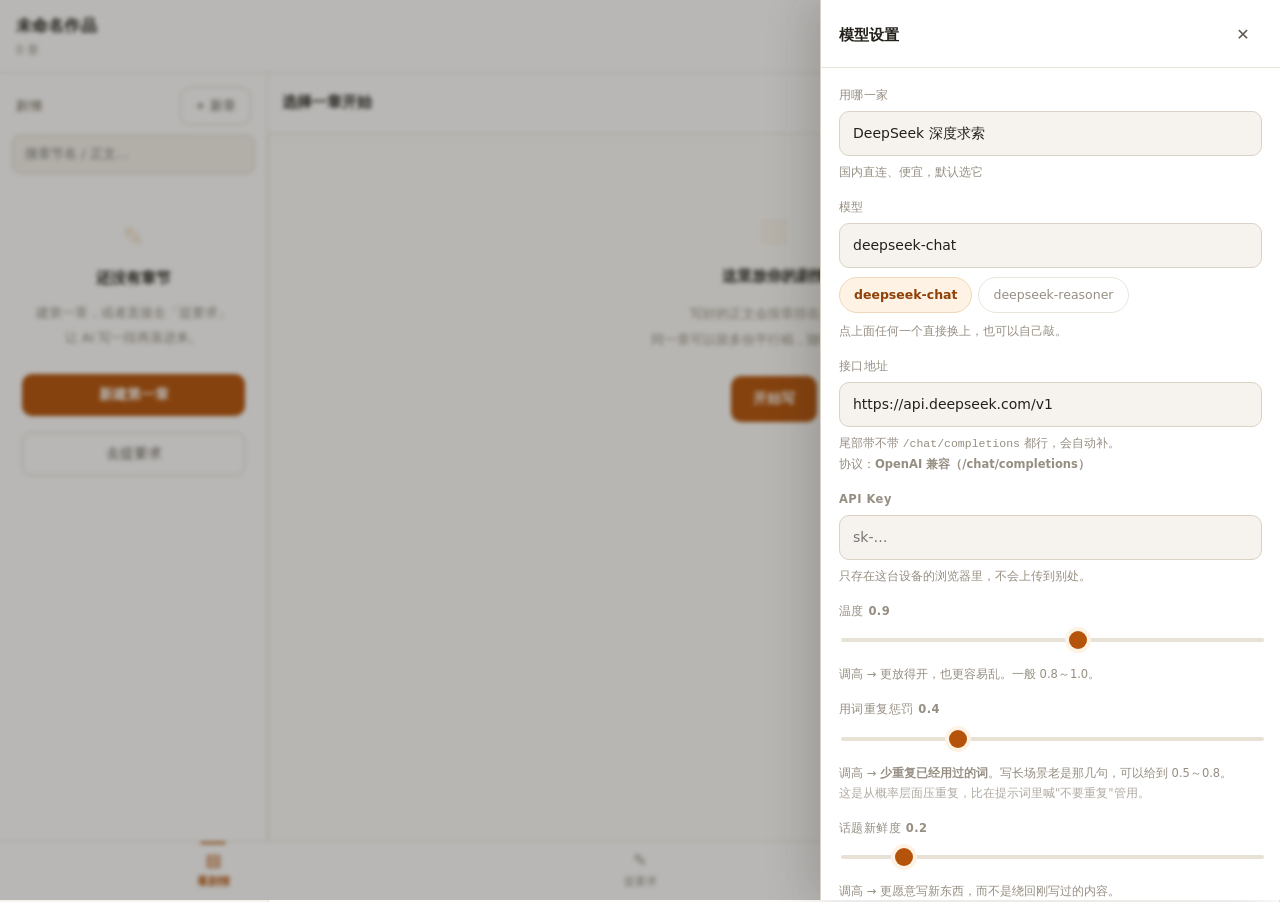
<file: index.html>
<!-- 临文录 · 由 build.js 生成，请勿直接编辑；改 src/ 后重新构建 · build 2026-10-16 08:45 -->
<!DOCTYPE html>
<html lang="zh-CN">
<head>
<meta charset="UTF-8">
<meta name="viewport" content="width=device-width, initial-scale=1, viewport-fit=cover">
<meta name="theme-color" content="#f6f3ee">
<meta name="description" content="临文录 · 一个纯前端的极简小说创作台：看剧情、提要求、管设定。">
<title>临文录</title>
<link rel="icon" href="data:image/svg+xml,%3Csvg xmlns='http://www.w3.org/2000/svg' viewBox='0 0 32 32'%3E%3Crect width='32' height='32' rx='7' fill='%23f6f3ee'/%3E%3Ctext x='16' y='23' font-size='20' text-anchor='middle' fill='%23b45309' font-family='Songti SC,serif'%3E%E6%96%87%3C/text%3E%3C/svg%3E">
<style>
/* ════════════════════════════════════════════
   临文录 · 样式
   设计取向：印刷品，不是"夜间模式"
     · 底色用暖白（#f6f3ee）而不是纯白，久看不刺眼
     · 正文区单独提到纯白，读的时候像一页纸浮在桌面上
     · 强调色只有一个：赭石橙，只用在"当前"与"主要动作"上
     · 正文按中文出版物排版：首行缩进两字、行高 1.95、段距 1.15em
   移动优先 · 零依赖
   ════════════════════════════════════════════ */

:root {
  /* ── 表面：三级，越靠内容越白 ── */
  --bg:        #f6f3ee;
  --surface:   #ffffff;
  --surface-2: #f0ece4;
  --surface-3: #e7e1d6;
  --paper:     #fffefc;   /* 正文纸面 */

  /* ── 线条 ── */
  --line:      #eae5db;
  --line-2:    #d9d2c5;

  /* ── 文字：墨三阶 ── */
  --ink:       #232019;
  --ink-2:     #5e574d;
  --ink-3:     #968e82;

  /* ── 强调：赭石（唯一的彩色）── */
  --accent:      #b45309;
  --accent-2:    #8f4107;
  --accent-soft: #fdf2e4;
  --accent-line: #f0d9b8;
  --on-accent:   #ffffff;

  /* ── 语义色 ── */
  --red:        #b42318;
  --red-soft:   #fdf3f2;
  --green:      #17793c;
  --green-soft: #f1faf4;

  /* ── 阴影：极克制 ── */
  --sh-1: 0 1px 2px rgba(35,32,25,.05);
  --sh-2: 0 2px 8px rgba(35,32,25,.07);
  --sh-3: 0 10px 30px rgba(35,32,25,.16);

  --r:    10px;
  --r-2:  14px;
  --r-pill: 999px;
  --tap:  44px;

  --ui: -apple-system, BlinkMacSystemFont, "PingFang SC", "Microsoft YaHei",
        "Source Han Sans SC", "Noto Sans CJK SC", system-ui, sans-serif;
  --serif: "Songti SC", "Source Han Serif SC", "Noto Serif CJK SC",
           "Georgia", "SimSun", serif;
  --mono: ui-monospace, "SFMono-Regular", "Cascadia Mono", Consolas, monospace;

  --safe-b: env(safe-area-inset-bottom, 0px);
  --safe-t: env(safe-area-inset-top, 0px);

  --ease: cubic-bezier(.22, .8, .3, 1);
}

/* 深色留作可选项，不再默认启用 */
body.theme-dark {
  --bg:        #17150f;
  --surface:   #1f1c16;
  --surface-2: #262219;
  --surface-3: #302b20;
  --paper:     #1d1a14;
  --line:      #2e2a20;
  --line-2:    #3d3729;
  --ink:       #ece7dd;
  --ink-2:     #a9a196;
  --ink-3:     #746c60;
  --accent:      #e0a458;
  --accent-2:    #f0bd7c;
  --accent-soft: #332614;
  --accent-line: #4d3a1d;
  --on-accent:   #201a0d;
  --red:        #e8776a;
  --red-soft:   #3a2420;
  --green:      #7fbf8f;
  --green-soft: #1e2e22;
  --sh-1: 0 1px 2px rgba(0,0,0,.3);
  --sh-2: 0 2px 8px rgba(0,0,0,.36);
  --sh-3: 0 10px 30px rgba(0,0,0,.55);
}

* { box-sizing: border-box; -webkit-tap-highlight-color: transparent; }

html, body { margin: 0; padding: 0; height: 100%; overscroll-behavior-y: none; }

body {
  background: var(--bg);
  color: var(--ink);
  font-family: var(--ui);
  font-size: 15px;
  line-height: 1.6;
  display: flex; flex-direction: column;
  height: 100vh;          /* 老浏览器兜底 */
  height: 100dvh;         /* 移动端地址栏收缩时不跳 */
  -webkit-font-smoothing: antialiased;
  text-rendering: optimizeLegibility;
}

/* 移动端：所有可点元素都不许有 300ms 延迟，也不许双击缩放 */
button, a, [role="button"], input, select, textarea, label {
  touch-action: manipulation;
}
/* 触摸反馈：手机上必须有"按下去"的感觉 */
.mini-btn:active, .icon-btn:active, .chip-btn:active, .navrow:active,
.chapter-item:active, .card:active, .seg__btn:active, .navchap:active,
.tab:active, .btn:active, .pickrow:active {
  transform: scale(.985);
  transition-duration: .06s;
}

button, input, textarea, select {
  font: inherit; color: inherit; background: none; border: none; outline: none;
}
button { cursor: pointer; }
[hidden] { display: none !important; }

::-webkit-scrollbar { width: 10px; height: 10px; }
::-webkit-scrollbar-thumb { background: var(--line-2); border-radius: 6px; border: 3px solid transparent; background-clip: content-box; }
::-webkit-scrollbar-thumb:hover { background: var(--ink-3); background-clip: content-box; }
::-webkit-scrollbar-track { background: transparent; }

/* ─────────── 顶栏 ─────────── */
.topbar {
  flex: 0 0 auto;
  display: flex; align-items: center; gap: 8px;
  padding: calc(var(--safe-t) + 11px) 16px 11px;
  background: var(--surface);
  border-bottom: 1px solid var(--line);
  position: relative; z-index: 20;
}
.topbar__title {
  flex: 1; min-width: 0;
  display: flex; flex-direction: column; align-items: flex-start;
  gap: 2px; padding: 2px 0; text-align: left;
}
.topbar__name {
  font-size: 16px; font-weight: 650; letter-spacing: .01em;
  color: var(--ink);
  overflow: hidden; text-overflow: ellipsis; white-space: nowrap; max-width: 100%;
}
.topbar__meta { font-size: 11.5px; color: var(--ink-3); }
.topbar__actions { display: flex; gap: 2px; }

.icon-btn {
  width: 38px; height: 38px; border-radius: var(--r);
  display: grid; place-items: center;
  color: var(--ink-2); font-size: 16px;
  transition: background .15s var(--ease), color .15s var(--ease);
}
.icon-btn:hover, .icon-btn:active { background: var(--surface-2); color: var(--ink); }
.icon-btn--key { color: var(--accent); }
.icon-btn--key:hover { background: var(--accent-soft); }

.mini-btn {
  display: inline-flex; align-items: center; justify-content: center;
  min-height: 38px; padding: 8px 14px; border-radius: var(--r);
  background: var(--surface); color: var(--ink-2);
  font-size: 13px; white-space: nowrap; line-height: 1.2;
  border: 1px solid var(--line-2);
  transition: all .15s var(--ease);
}
.mini-btn:hover, .mini-btn:active { background: var(--surface-2); color: var(--ink); border-color: var(--ink-3); }
.mini-btn.is-on {
  background: var(--accent-soft); color: var(--accent-2);
  border-color: var(--accent-line); font-weight: 550;
}
.mini-btn--danger { color: var(--red); border-color: var(--line-2); }
.mini-btn--danger:hover { background: var(--red-soft); border-color: var(--red); color: var(--red); }

/* ─────────── 舞台 ─────────── */
.stage { flex: 1 1 auto; min-height: 0; position: relative; }
.view {
  position: absolute; inset: 0;
  display: flex; flex-direction: column;
  animation: fade .16s var(--ease);
}
@keyframes fade { from { opacity: 0; transform: translateY(3px); } to { opacity: 1; transform: none; } }

/* ─────────── 模块一：看剧情 ─────────── */
.view--read { flex-direction: row; }

.pane--list {
  flex: 0 0 268px; min-width: 0;
  display: flex; flex-direction: column;
  border-right: 1px solid var(--line);
  background: var(--surface);
}
.pane__head {
  display: flex; align-items: center; justify-content: space-between;
  padding: 14px 16px 10px;
}
.pane__title {
  margin: 0; font-size: 11.5px; font-weight: 650;
  color: var(--ink-3); letter-spacing: .14em; text-transform: uppercase;
}

.chapter-list { flex: 1; overflow-y: auto; padding: 4px 8px 24px; }
.chapter-item {
  display: block; width: 100%; text-align: left;
  padding: 10px 11px; border-radius: var(--r);
  color: var(--ink-2); font-size: 13.5px;
  transition: background .14s var(--ease), color .14s var(--ease);
}
.chapter-item:hover { background: var(--surface-2); color: var(--ink); }
.chapter-item.is-on {
  background: var(--accent-soft); color: var(--accent-2); font-weight: 550;
  box-shadow: inset 3px 0 0 var(--accent);
}
.chapter-item__no { font-family: var(--mono); font-size: 11px; opacity: .55; margin-right: 7px; }
.chapter-item__tag {
  float: right; font-size: 10px; padding: 2px 7px; border-radius: var(--r-pill);
  background: var(--surface-2); color: var(--ink-3); font-family: var(--mono);
}
.chapter-item__tag--has { background: var(--green-soft); color: var(--green); }

.pane--body { flex: 1; min-width: 0; display: flex; flex-direction: column; background: var(--bg); }
.reader__head {
  display: flex; align-items: center; gap: 10px;
  padding: 11px 14px; border-bottom: 1px solid var(--line);
  background: var(--surface);
}
.reader__back { display: none; }
.reader__title {
  flex: 1; min-width: 0; font-size: 14.5px; font-weight: 650;
  overflow: hidden; text-overflow: ellipsis; white-space: nowrap;
}
.reader__tools { display: flex; gap: 6px; }

/* 正文：一页纸 */
.reader {
  flex: 1; overflow-y: auto;
  padding: 30px clamp(20px, 6vw, 64px) 140px;
  margin: 0;
  background: var(--paper);
  font-family: var(--serif);
  font-size: 17px; line-height: 1.95;
  color: var(--ink);
  scroll-behavior: smooth;
  max-width: 860px; width: 100%; align-self: center;
  border-left: 1px solid var(--line);
  border-right: 1px solid var(--line);
  min-height: 100%;
}
.reader p {
  margin: 0 0 1.15em;
  text-indent: 2em;          /* 中文出版物惯例：首行缩进两字 */
  letter-spacing: .01em;
}
.reader h2 {
  font-family: var(--ui); font-size: 13px; font-weight: 650;
  color: var(--ink-3); letter-spacing: .12em;
  text-indent: 0;
  margin: 2.4em 0 1em; padding-bottom: .5em;
  border-bottom: 1px solid var(--line);
}
.reader h2:first-child { margin-top: 0; }
.reader mark.sel-hl { background: var(--accent-soft); color: var(--accent-2); border-radius: 3px; }
.reader__caret::after {
  content: '▍'; color: var(--accent); animation: blink 1s steps(2) infinite;
  font-family: var(--ui); font-size: .8em; margin-left: 1px;
}
@keyframes blink { 50% { opacity: 0; } }

.empty {
  text-align: center; color: var(--ink-3); font-family: var(--ui);
  font-size: 14px; line-height: 2; padding: 60px 20px;
  text-indent: 0;
}

/* 空状态：图标 + 标题 + 说明 + 动作 */
.blank {
  display: flex; flex-direction: column; align-items: center;
  gap: 10px; padding: 56px 26px 44px; text-align: center;
  animation: fade .22s var(--ease);
}
.blank__icon { font-size: 26px; line-height: 1; margin-bottom: 6px; color: var(--accent-line); }
.blank__title { font-size: 15px; color: var(--ink); font-weight: 600; }
.blank__desc { font-size: 13px; color: var(--ink-3); line-height: 1.95; max-width: 26em; }
.blank__desc b { color: var(--ink-2); font-weight: 550; }
.blank__acts { display: flex; gap: 8px; margin-top: 14px; flex-wrap: wrap; justify-content: center; }
.blank__acts .btn { width: auto; padding: 10px 22px; font-size: 13.5px; margin: 0; }

/* 选中工具条：按钮多了就换行，不横滑（横滑等于有按钮永远看不见） */
.selbar {
  position: absolute; left: 50%; transform: translateX(-50%);
  bottom: 16px; z-index: 15;
  display: flex; align-items: center; gap: 6px; flex-wrap: wrap;
  justify-content: center;
  padding: 8px 10px; border-radius: var(--r-2);
  background: var(--surface);
  border: 1px solid var(--line-2);
  box-shadow: var(--sh-3);
  max-width: calc(100% - 20px);
}
.selbar__label { font-size: 11.5px; color: var(--ink-3); white-space: nowrap; padding: 0 4px; }

/* ─────────── 模块二：提要求 ─────────── */
.chat__head {
  display: flex; align-items: center; justify-content: space-between;
  gap: 8px; padding: 11px 16px; border-bottom: 1px solid var(--line);
  background: var(--surface); flex-wrap: wrap;
}
.chat__target { display: flex; align-items: center; gap: 9px; min-width: 0; }
.chat__targetLabel { font-size: 11px; color: var(--ink-3); letter-spacing: .08em; }
.chip {
  padding: 6px 13px; border-radius: var(--r-pill);
  background: var(--surface-2); border: 1px solid var(--line);
  font-size: 12.5px; color: var(--ink-2);
  max-width: 46vw; overflow: hidden; text-overflow: ellipsis; white-space: nowrap;
  transition: all .15s var(--ease);
}
.chip:hover { border-color: var(--accent-line); color: var(--accent-2); background: var(--accent-soft); }
.chat__headActs { display: flex; gap: 6px; }

.chat__flow {
  flex: 1; overflow-y: auto;
  padding: 22px 16px 10px;
  display: flex; flex-direction: column; gap: 16px;
  max-width: 800px; width: 100%; margin: 0 auto;
}
.msg { display: flex; flex-direction: column; gap: 7px; max-width: 100%; }
.msg--me { align-items: flex-end; }
.msg__who { font-size: 10.5px; color: var(--ink-3); letter-spacing: .08em; padding: 0 4px; }
.msg__body {
  padding: 12px 15px; border-radius: var(--r-2);
  font-size: 15px; line-height: 1.8;
  white-space: pre-wrap; word-break: break-word;
  max-width: 100%;
}
.msg--me .msg__body {
  background: var(--accent-soft); border: 1px solid var(--accent-line);
  color: var(--ink); border-bottom-right-radius: 4px;
}
.msg--ai .msg__body {
  background: var(--surface); border: 1px solid var(--line);
  border-bottom-left-radius: 4px;
  font-family: var(--serif); font-size: 16px; line-height: 1.9; color: var(--ink);
  box-shadow: var(--sh-1);
}
.msg--note .msg__body {
  background: none; border: 1px dashed var(--line-2);
  color: var(--ink-3); font-size: 12.5px; font-family: var(--ui);
}
.msg__acts { display: flex; gap: 6px; flex-wrap: wrap; padding: 0 2px; }

.chat__composer {
  flex: 0 0 auto;
  padding: 10px 16px calc(10px + var(--safe-b));
  border-top: 1px solid var(--line);
  background: var(--surface);
}
.composer {
  display: flex; align-items: flex-end; gap: 8px;
  background: var(--bg); border: 1px solid var(--line-2);
  border-radius: var(--r-2); padding: 6px 6px 6px 13px;
  max-width: 800px; margin: 0 auto;
  transition: border-color .15s var(--ease), box-shadow .15s var(--ease);
}
.composer:focus-within { border-color: var(--accent-line); box-shadow: 0 0 0 3px var(--accent-soft); }
.composer textarea {
  flex: 1; min-width: 0; resize: none; max-height: 34vh;
  padding: 8px 0; font-size: 15px; line-height: 1.6;
  background: none;
}
.composer textarea::placeholder { color: var(--ink-3); }
.send-btn {
  flex: 0 0 auto; width: 40px; height: 40px; border-radius: 12px;
  background: var(--accent); color: var(--on-accent);
  font-size: 17px; display: grid; place-items: center;
  transition: background .15s var(--ease), transform .1s var(--ease);
  box-shadow: var(--sh-1);
}
.send-btn:hover { background: var(--accent-2); }
.send-btn:active { transform: scale(.95); }
.send-btn:disabled { opacity: .4; cursor: default; }
.send-btn--stop {
  background: var(--surface-2); color: var(--ink-2);
  font-size: 13px; border: 1px solid var(--line-2); box-shadow: none;
}
.send-btn--stop:hover { background: var(--red-soft); color: var(--red); border-color: var(--red); }
.composer__bar {
  display: flex; gap: 6px; padding-top: 9px; flex-wrap: wrap;
  max-width: 800px; margin: 0 auto;
}
.chat__hint { font-size: 11.5px; color: var(--ink-3); padding: 0 2px 7px; max-width: 800px; margin: 0 auto; line-height: 1.7; }
.chat__hint b { color: var(--accent-2); font-weight: 550; }

.typing { display: inline-flex; gap: 4px; align-items: center; }
.typing i { width: 5px; height: 5px; border-radius: 50%; background: var(--accent); animation: bounce 1.2s infinite; }
.typing i:nth-child(2) { animation-delay: .15s; }
.typing i:nth-child(3) { animation-delay: .3s; }
@keyframes bounce { 0%,60%,100% { transform: none; opacity: .35; } 30% { transform: translateY(-4px); opacity: 1; } }

/* 跳到最新 */
.jumpdown {
  position: absolute; left: 50%; transform: translateX(-50%);
  bottom: calc(136px + var(--safe-b)); z-index: 12;
  padding: 7px 16px; border-radius: var(--r-pill);
  background: var(--surface); border: 1px solid var(--line-2);
  color: var(--accent-2); font-size: 12.5px; font-weight: 550;
  box-shadow: var(--sh-2);
}

/* ─────────── 模块三：世界线与设定 ─────────── */
.seg {
  display: flex; gap: 4px; padding: 14px 16px 10px;
  max-width: 800px; width: 100%; margin: 0 auto;
}
.seg__btn {
  padding: 8px 18px; border-radius: var(--r-pill);
  font-size: 13px; color: var(--ink-3);
  background: transparent; border: 1px solid transparent;
  transition: all .15s var(--ease);
}
.seg__btn:hover { color: var(--ink-2); background: var(--surface-2); }
.seg__btn.is-on {
  background: var(--surface); color: var(--ink);
  border-color: var(--line-2); font-weight: 600; box-shadow: var(--sh-1);
}

.world__tools {
  display: flex; gap: 8px; align-items: center;
  padding: 0 16px 10px; max-width: 800px; width: 100%; margin: 0 auto;
}
.world__tools .input { flex: 1; }

.world__body {
  flex: 1; overflow-y: auto;
  padding: 6px 16px 100px;
  max-width: 800px; width: 100%; margin: 0 auto;
}

.card {
  position: relative;
  padding: 14px 16px; margin-bottom: 10px;
  border-radius: var(--r-2);
  background: var(--surface); border: 1px solid var(--line);
  box-shadow: var(--sh-1);
  transition: border-color .15s var(--ease), box-shadow .15s var(--ease);
}
.card:hover { border-color: var(--line-2); box-shadow: var(--sh-2); }
.card__top { display: flex; align-items: baseline; gap: 9px; margin-bottom: 6px; }
.card__name { font-size: 14.5px; font-weight: 620; flex: 1; min-width: 0; }
.card__kind {
  font-size: 10.5px; padding: 3px 9px; border-radius: var(--r-pill);
  background: var(--surface-2); color: var(--ink-2); white-space: nowrap;
  font-weight: 550;
}
.card__kind[data-k="人物"] { background: #eef2fa; color: #35548f; }
.card__kind[data-k="地点"] { background: #eef6f0; color: #2c6b45; }
.card__kind[data-k="规则"] { background: #fdf1ec; color: #9a4b2c; }
.card__kind[data-k="物件"] { background: #f3eff9; color: #6247a0; }
.card__desc { font-size: 13.5px; color: var(--ink-2); line-height: 1.75; white-space: pre-wrap; }
.card__meta { display: flex; gap: 9px; align-items: center; margin-top: 9px; font-size: 11px; color: var(--ink-3); }
.card__acts { margin-left: auto; display: flex; gap: 5px; opacity: 0; transition: opacity .15s var(--ease); }
.card:hover .card__acts, .card:active .card__acts { opacity: 1; }

.line-item { position: relative; padding: 0 0 18px 24px; }
.line-item::before {
  content: ''; position: absolute; left: 5px; top: 6px;
  width: 8px; height: 8px; border-radius: 50%;
  background: var(--accent); box-shadow: 0 0 0 3px var(--accent-soft);
}
.line-item::after {
  content: ''; position: absolute; left: 8.5px; top: 20px; bottom: 0;
  width: 1px; background: var(--line-2);
}
.line-item:last-child::after { display: none; }
.line-item.is-closed::before { background: var(--ink-3); box-shadow: none; }
.line-item__hd { display: flex; align-items: baseline; gap: 9px; }
.line-item__name { font-size: 14px; font-weight: 620; }
.line-item__at { font-size: 11px; color: var(--accent); font-family: var(--mono); }
.line-item__desc { font-size: 13.5px; color: var(--ink-2); margin-top: 5px; line-height: 1.75; white-space: pre-wrap; }
.line-item.is-closed .line-item__name { color: var(--ink-3); text-decoration: line-through; text-decoration-color: var(--line-2); }

.fab {
  position: absolute; right: 20px; bottom: calc(82px + var(--safe-b));
  width: 52px; height: 52px; border-radius: 17px;
  background: var(--accent); color: var(--on-accent);
  font-size: 24px; line-height: 1;
  display: grid; place-items: center;
  box-shadow: var(--sh-3);
  transition: background .15s var(--ease), transform .12s var(--ease);
  z-index: 12;
}
.fab:hover { background: var(--accent-2); }
.fab:active { transform: scale(.94); }

/* ─────────── 底部导航 ─────────── */
.tabbar {
  flex: 0 0 auto;
  display: flex;
  padding-bottom: var(--safe-b);
  background: var(--surface);
  border-top: 1px solid var(--line);
  z-index: 20;
}
.tab {
  flex: 1; display: flex; flex-direction: column; align-items: center; gap: 4px;
  padding: 10px 0 9px;
  color: var(--ink-3); font-size: 11px;
  transition: color .15s var(--ease);
  position: relative;
}
.tab i { font-size: 17px; font-style: normal; line-height: 1; }
.tab.is-on { color: var(--accent); font-weight: 600; }
.tab.is-on::before {
  content: ''; position: absolute; top: 0; left: 50%; transform: translateX(-50%);
  width: 26px; height: 2px; border-radius: 0 0 2px 2px; background: var(--accent);
}

/* ─────────── 抽屉 ───────────
   高度一律用百分比算，不用 vh/dvh：
   .sheet 是 fixed + inset:0，本身就等于视口大小，
   所以"88%"永远算得对；而 dvh 在较旧的 iOS 上不支持，
   一旦失效，面板会被内容撑爆、既不滚也看不到底部按钮。 */
.sheet {
  position: fixed; inset: 0; z-index: 60;
  display: flex; align-items: stretch; justify-content: flex-end;
}
.sheet__mask { position: absolute; inset: 0; background: rgba(35,32,25,.32); backdrop-filter: blur(2px); animation: fade .16s var(--ease); }
.sheet__panel {
  position: relative;
  width: min(460px, 100%);
  height: 100%;
  min-height: 0;
  background: var(--surface); border-left: 1px solid var(--line-2);
  display: flex; flex-direction: column;
  animation: slide .22s var(--ease);
  box-shadow: -12px 0 40px rgba(35,32,25,.18);
}
@keyframes slide { from { transform: translateX(20px); opacity: .5; } to { transform: none; opacity: 1; } }
.sheet__head {
  flex: 0 0 auto;
  display: flex; align-items: center; justify-content: space-between;
  padding: calc(var(--safe-t) + 16px) 18px 13px;
  border-bottom: 1px solid var(--line);
}
.sheet__head h3 { margin: 0; font-size: 15px; font-weight: 650; }
.sheet__body {
  flex: 1 1 auto;
  min-height: 0;              /* flex 子项能滚的前提 */
  overflow-y: auto;
  -webkit-overflow-scrolling: touch;
  overscroll-behavior: contain;
  padding: 18px 18px calc(24px + var(--safe-b));
}

.field { margin-bottom: 16px; }
.field__label { display: block; font-size: 11.5px; color: var(--ink-3); margin-bottom: 7px; letter-spacing: .04em; font-weight: 550; }
.field__hint { font-size: 11.5px; color: var(--ink-3); margin-top: 6px; line-height: 1.75; }
.input, .textarea, .select {
  width: 100%; padding: 10px 13px; border-radius: var(--r);
  background: var(--bg); border: 1px solid var(--line-2);
  font-size: 14px; font-family: var(--ui);
  transition: border-color .15s var(--ease), box-shadow .15s var(--ease);
}
.textarea { font-family: var(--serif); font-size: 15px; line-height: 1.8; resize: vertical; min-height: 92px; }
.input:focus, .textarea:focus, .select:focus {
  border-color: var(--accent-line); box-shadow: 0 0 0 3px var(--accent-soft);
}
.select { appearance: none; background-image: none; }
.input--sm { padding: 8px 12px; font-size: 13px; border-radius: 9px; }

/* 滑杆 */
input[type="range"] { -webkit-appearance: none; appearance: none; width: 100%; height: 22px; background: none; padding: 0; }
input[type="range"]::-webkit-slider-runnable-track { height: 4px; border-radius: 2px; background: var(--surface-3); }
input[type="range"]::-webkit-slider-thumb {
  -webkit-appearance: none; appearance: none;
  width: 18px; height: 18px; margin-top: -7px;
  border-radius: 50%; background: var(--accent);
  box-shadow: 0 0 0 4px var(--accent-soft);
}
input[type="range"]::-moz-range-track { height: 4px; border-radius: 2px; background: var(--surface-3); }
input[type="range"]::-moz-range-thumb { width: 18px; height: 18px; border: none; border-radius: 50%; background: var(--accent); }
input[type="number"] { font-family: var(--mono); }

.row { display: flex; gap: 10px; }
.row > * { flex: 1; }

.btn {
  width: 100%; padding: 12px; border-radius: var(--r);
  background: var(--accent); color: var(--on-accent);
  font-size: 14px; font-weight: 600;
  transition: background .15s var(--ease), transform .1s var(--ease);
  box-shadow: var(--sh-1);
}
.btn:hover { background: var(--accent-2); }
.btn:active { transform: scale(.99); }
.btn--ghost {
  background: var(--surface); color: var(--ink-2);
  border: 1px solid var(--line-2); box-shadow: none; font-weight: 550;
}
.btn--ghost:hover { background: var(--surface-2); color: var(--ink); border-color: var(--ink-3); }
.btn--danger { background: none; color: var(--red); border: 1px solid var(--line-2); box-shadow: none; font-weight: 550; }
.btn--danger:hover { background: var(--red-soft); border-color: var(--red); color: var(--red); }

.kv { display: flex; align-items: center; gap: 10px; padding: 12px 0; border-bottom: 1px solid var(--line); font-size: 13.5px; }
.kv:last-child { border-bottom: none; }
.kv__k { flex: 0 0 auto; color: var(--ink-2); }
.kv__v { flex: 1; text-align: right; color: var(--ink-3); font-size: 12.5px; font-family: var(--mono); overflow: hidden; text-overflow: ellipsis; white-space: nowrap; }

.sec-title {
  font-size: 11px; color: var(--ink-3); letter-spacing: .1em;
  font-weight: 650; text-transform: uppercase;
  margin: 26px 0 10px; padding-bottom: 7px; border-bottom: 1px solid var(--line);
}
.sec-title:first-child { margin-top: 0; }

/* 设置里的导航行 */
.navrow {
  display: flex; align-items: center; gap: 10px; width: 100%;
  padding: 15px 2px; border-bottom: 1px solid var(--line);
  text-align: left; color: var(--ink); font-size: 14px;
  transition: background .14s var(--ease);
}
.navrow:last-child { border-bottom: none; }
.navrow:hover { background: var(--surface-2); }
.navrow__k { flex: 1; font-weight: 500; }
.navrow__v { font-size: 12px; color: var(--ink-3); max-width: 48%; overflow: hidden; text-overflow: ellipsis; white-space: nowrap; }
.navrow__a { color: var(--ink-3); font-size: 15px; }
.navrow--danger .navrow__k { color: var(--red); }

/* 勾选行 */
.pickrow {
  display: flex; align-items: center; gap: 10px;
  padding: 13px 2px; border-bottom: 1px solid var(--line);
  font-size: 13.5px; cursor: pointer;
}
.pickrow.is-off { opacity: .4; cursor: default; }
.pickrow input { width: 17px; height: 17px; accent-color: var(--accent); flex: 0 0 auto; }
.pickrow__k { flex: 1; }
.pickrow__n { font-size: 12px; color: var(--ink-3); }

/* ─────────── 查找 / 筛选 ─────────── */
.findbar { padding: 10px 16px 4px; max-width: 800px; width: 100%; margin: 0 auto; }
.chapfind { padding: 0 12px 10px; }

.chips { display: flex; gap: 6px; flex-wrap: wrap; padding: 9px 0 2px; }
.chip-btn {
  flex: 0 0 auto; min-height: 34px;
  display: inline-flex; align-items: center;
  padding: 7px 14px; border-radius: var(--r-pill);
  background: var(--surface); border: 1px solid var(--line);
  color: var(--ink-3); font-size: 12.5px; white-space: nowrap;
  transition: all .15s var(--ease);
}
.chip-btn:hover { border-color: var(--line-2); color: var(--ink-2); }
.chip-btn.is-on { background: var(--accent-soft); color: var(--accent-2); border-color: var(--accent-line); font-weight: 600; }
.chip-btn__n { opacity: .6; margin-left: 5px; font-size: 11px; font-family: var(--mono); }

/* 命中高亮 */
.hit { background: #fde9b8; color: #7a4b00; border-radius: 2px; padding: 0 1px; }

/* ─────────── 对话段落列表 ─────────── */
.segrow { padding: 12px 0; border-bottom: 1px solid var(--line); }
.segrow.is-on { background: var(--accent-soft); margin: 0 -10px; padding: 12px 10px; border-radius: var(--r); }
.segrow__hd { display: flex; align-items: center; gap: 9px; margin-bottom: 6px; font-size: 11px; }
.segrow__len { color: var(--ink-3); font-family: var(--mono); }
.segrow__ch { color: var(--ink-3); }
.segrow__tag { color: var(--green); font-weight: 550; }
.segrow__txt { font-size: 13px; color: var(--ink-2); line-height: 1.7; font-family: var(--serif); margin-bottom: 9px; }
.segrow__acts { display: flex; gap: 6px; flex-wrap: wrap; }

/* 消息上的字数 */
.msg__len { margin-left: 7px; font-size: 10.5px; color: var(--ink-3); font-family: var(--mono); }
.msg__len.is-short { color: var(--accent); font-weight: 600; }

/* 消息上的 AI 味标记 */
.msg__ai {
  margin-left: 7px; padding: 2px 9px; border-radius: var(--r-pill);
  font-size: 10.5px; background: var(--surface-2); color: var(--ink-3);
  border: 1px solid var(--line); font-family: var(--ui);
  transition: all .15s var(--ease);
}
.msg__ai:hover { border-color: var(--ink-3); color: var(--ink-2); }
.msg__ai.is-heavy { background: var(--red-soft); color: var(--red); border-color: #f0c9c4; font-weight: 600; }

/* AI 味详情 */
.flavorhit { padding: 13px 0; border-bottom: 1px solid var(--line); }
.flavorhit:last-of-type { border-bottom: none; }
.flavorhit__hd { display: flex; align-items: baseline; gap: 9px; margin-bottom: 6px; }
.flavorhit__n { font-size: 13.5px; font-weight: 620; flex: 1; }
.flavorhit__c { font-size: 11.5px; color: var(--ink-3); font-family: var(--mono); }
.flavorhit__why { font-size: 12.5px; color: var(--ink-2); line-height: 1.75; }
.flavorhit__s {
  font-size: 12.5px; color: var(--accent-2); margin: 6px 0;
  font-family: var(--serif); line-height: 1.8;
}
.flavorhit__fix { font-size: 12px; color: var(--ink-3); }

/* 引用块：整理本章时列出疑似重复的段落 */
.quotebox {
  padding: 11px 13px; border-radius: var(--r);
  background: var(--bg); border: 1px dashed var(--line-2);
  font-size: 13px; color: var(--ink-2); line-height: 1.9;
  font-family: var(--serif); max-height: 26vh; overflow: auto;
}

/* ─────────── 多选管理 ─────────── */
.pickbar {
  display: flex; align-items: center; gap: 6px; flex-wrap: wrap;
  margin: 0 16px 12px; padding: 9px 11px;
  border-radius: var(--r); background: var(--surface);
  border: 1px solid var(--accent-line);
  max-width: 800px; box-shadow: var(--sh-1);
}
.pickbar__count { flex: 1; font-size: 12.5px; color: var(--ink-2); font-weight: 550; }

.card.is-picked, .line-item.is-picked {
  border-color: var(--accent); background: var(--accent-soft);
}
.pickbox {
  position: absolute; top: 13px; right: 13px;
  width: 18px; height: 18px; border-radius: 5px;
  border: 1.5px solid var(--line-2); background: var(--surface);
  transition: all .15s var(--ease);
}
.card.is-picked .pickbox, .line-item.is-picked .pickbox {
  background: var(--accent); border-color: var(--accent);
}
.card.is-picked .pickbox::after, .line-item.is-picked .pickbox::after {
  content: ''; position: absolute; left: 6px; top: 2px;
  width: 4px; height: 9px; border: solid var(--on-accent);
  border-width: 0 2px 2px 0; transform: rotate(45deg);
}

/* 按类别折叠 */
.grouphead {
  display: flex; align-items: center; gap: 9px;
  padding: 12px 2px 8px; cursor: pointer;
  border-bottom: 1px solid var(--line); margin-bottom: 10px;
}
.grouphead__t { font-size: 12px; color: var(--ink-2); letter-spacing: .06em; font-weight: 600; }
.grouphead__n { font-size: 11px; color: var(--ink-3); font-family: var(--mono); }
.grouphead__arrow { margin-left: auto; color: var(--ink-3); font-size: 10px; transition: transform .18s var(--ease); }
.grouphead.is-folded .grouphead__arrow { transform: rotate(-90deg); }
.card.is-hidden { display: none; }

/* ─────────── 章末导航 ─────────── */
.reader__nav {
  display: flex; align-items: center; gap: 12px;
  margin-top: 48px; padding-top: 22px;
  border-top: 1px solid var(--line);
  text-indent: 0;
}
.navchap {
  flex: 1; min-width: 0;
  padding: 12px 14px; border-radius: var(--r);
  background: var(--surface); border: 1px solid var(--line);
  color: var(--ink-2); font-size: 12.5px; font-family: var(--ui);
  overflow: hidden; text-overflow: ellipsis; white-space: nowrap;
  transition: all .15s var(--ease);
}
.navchap:hover:not(:disabled) { background: var(--surface-2); color: var(--ink); border-color: var(--line-2); }
.navchap:disabled { opacity: .4; cursor: default; }
.reader__navPos { flex: 0 0 auto; font-family: var(--mono); font-size: 11.5px; color: var(--ink-3); }

/* ─────────── 继续上次 ─────────── */
.resume-hint {
  display: flex; align-items: center; gap: 9px; width: 100%;
  margin-bottom: 10px; padding: 12px 13px;
  border-radius: var(--r);
  background: var(--accent-soft);
  border: 1px solid var(--accent-line);
  text-align: left;
  transition: all .15s var(--ease);
}
.resume-hint:hover { border-color: var(--accent); }
.resume-hint__k {
  flex: 0 0 auto; font-size: 10.5px; letter-spacing: .06em; font-weight: 650;
  color: var(--on-accent); padding: 3px 8px; border-radius: var(--r-pill);
  background: var(--accent);
}
.resume-hint__t { flex: 1; min-width: 0; font-size: 13px; color: var(--ink); font-weight: 500; overflow: hidden; text-overflow: ellipsis; white-space: nowrap; }
.resume-hint__w { flex: 0 0 auto; font-size: 10.5px; color: var(--ink-3); font-family: var(--mono); }

/* ─────────── 整理本章 ─────────── */
.tidystat {
  display: flex; gap: 14px; flex-wrap: wrap;
  padding: 11px 0 2px;
  font-size: 12.5px; color: var(--ink-2); font-family: var(--mono);
}
.tidystat__warn { color: var(--accent); font-weight: 600; }
.tidystat__ok { color: var(--green); font-weight: 600; }
.tidyview {
  padding: 14px 15px; border-radius: var(--r);
  background: var(--paper); border: 1px solid var(--line);
  font-family: var(--serif); font-size: 15px; line-height: 2;
  color: var(--ink); max-height: 42vh; overflow: auto;
  white-space: pre-wrap; word-break: break-word;
}

/* ─────────── 版本提示 ─────────── */
.updatebar {
  position: fixed; left: 50%; transform: translateX(-50%);
  bottom: calc(84px + var(--safe-b)); z-index: 75;
  padding: 10px 19px; border-radius: var(--r-pill);
  background: var(--accent); color: var(--on-accent);
  font-size: 12.5px; font-weight: 600;
  box-shadow: var(--sh-3);
  animation: toastIn .22s var(--ease);
  max-width: calc(100vw - 32px);
}
.buildstamp {
  margin-top: 16px; padding-top: 13px; border-top: 1px solid var(--line);
  font-size: 11.5px; color: var(--ink-3); font-family: var(--mono);
  display: flex; align-items: center; gap: 8px; flex-wrap: wrap;
}
.buildstamp .mini-btn { font-family: var(--ui); }

/* 面板里没能绑上事件的按钮：标出来，别让人怀疑整个应用坏了 */
.is-broken { opacity: .4; text-decoration: line-through; }

/* ─────────── Toast ─────────── */
.toast {
  position: fixed; left: 50%; transform: translateX(-50%);
  bottom: calc(92px + var(--safe-b)); z-index: 80;
  padding: 10px 18px; border-radius: var(--r-pill);
  background: var(--ink); color: var(--bg);
  font-size: 13px; font-weight: 500;
  box-shadow: var(--sh-3);
  animation: toastIn .2s var(--ease);
  max-width: calc(100vw - 40px); text-align: center;
}
@keyframes toastIn { from { opacity: 0; transform: translate(-50%, 8px); } to { opacity: 1; transform: translate(-50%, 0); } }
/* 抽屉开着时，提示改从顶部出现 —— 否则它会正好压住抽屉底部的按钮 */
body.is-sheet .toast {
  bottom: auto; top: calc(var(--safe-t) + 14px);
  animation: none;
}

/* ─────────── 禁掉一切横向滑动 ───────────
   手机上任何需要"左右拉"才能看全的操作条，都算功能不可用。
   所以：整页不横滚，操作条一律换行，而不是 overflow-x: auto。

   这里用 clip 而不是 hidden —— hidden 会把 html 变成一个滚动容器，
   在真实手机上会连带影响纵向滚动，表现就是"页面滑不动"。 */
html, body { overflow-x: clip; max-width: 100%; }
.stage, .view, .pane--body, .pane--list, .chat__flow, .world__body, .reader {
  max-width: 100%;
}
/* 各处滚动容器：iOS 惯性滚动 + 不让滚动穿透到下层 */
.chapter-list, .reader, .chat__flow, .world__body, .sheet__body, .tidyview, .quotebox {
  -webkit-overflow-scrolling: touch;
  overscroll-behavior: contain;
}

/* ─────────── 桌面端 ─────────── */
@media (min-width: 761px) {
  .reader__back { display: none; }
  .view--read .pane--list { background: var(--surface); }
}
@media (max-width: 760px) {
  .view--read .pane--list { flex: 1 1 auto; border-right: none; }
  .view--read .pane--body {
    position: absolute; inset: 0; z-index: 5; background: var(--bg);
    transform: translateX(100%);
    transition: transform .24s var(--ease);
  }
  body.is-reading .view--read .pane--body { transform: none; }
  .reader__back { display: grid; }
  .reader {
    font-size: 16.5px; padding: 22px 22px 150px;
    border-left: none; border-right: none;
  }
  .chat__flow { padding: 16px 13px 8px; }
  .selbar { bottom: 12px; }
  .card__acts { opacity: 1; }

  /* iOS 有一条硬规矩：输入框字号 < 16px，聚焦时会把整页放大。
     这是"网页在手机上像网页"的头号原因，所以这里必须顶到 16px。 */
  input, textarea, select, .input, .textarea, .select,
  .composer textarea, .input--sm {
    font-size: 16px !important;
  }
  /* 顶栏按钮与工具条在小屏上给足手指空间 */
  .icon-btn { width: 42px; height: 42px; }
  .reader__head { padding: 10px 12px; gap: 8px; }
  .reader__title { min-width: 0; }
  .reader__tools { flex: 0 0 auto; gap: 5px; }
  .reader__tools .mini-btn { padding: 8px 11px; }
  .chat__headActs { flex: 0 0 auto; gap: 5px; }
  .seg__btn { padding: 9px 20px; }
  /* 抽屉在手机上从底部上来，拇指够得着。
     高度用 88%（相对 .sheet 这个 fixed 全屏容器）—— 不用 dvh，
     因为 dvh 在旧 iOS 上无效，会导致面板被撑爆且滚不动。 */
  .sheet { align-items: flex-end; }
  .sheet__panel {
    width: 100%; height: auto;
    max-height: 88%;
    border-left: none; border-top: 1px solid var(--line-2);
    border-radius: 18px 18px 0 0;
    animation: sheetUp .24s var(--ease);
  }
  @keyframes sheetUp { from { transform: translateY(24px); opacity: .6; } to { transform: none; opacity: 1; } }
  .sheet__head { border-radius: 18px 18px 0 0; }
  /* 正文选中后工具条不挡字 */
  .selbar { max-width: calc(100% - 16px); }
}
</style>
<meta name="build" content="2026-10-16 08:45">
<meta http-equiv="Cache-Control" content="no-cache, no-store, must-revalidate">
</head>
<body>

<!-- ══ 顶栏 ══ -->
<header class="topbar">
  <button class="topbar__title" id="btnBook" title="作品信息">
    <span class="topbar__name" id="bookName">临文录</span>
    <span class="topbar__meta" id="bookMeta">未命名作品</span>
  </button>
  <div class="topbar__actions">
    <button class="icon-btn" id="btnViewAction" title="菜单">⋯</button>
    <button class="icon-btn icon-btn--key" id="btnSettings" title="设置">⚙</button>
  </div>
</header>

<!-- ══ 主区：三个模块 ══ -->
<main class="stage">

  <!-- ── 模块一：看剧情 ── -->
  <section class="view view--read" id="viewRead" data-view="read">
    <div class="pane pane--list" id="chapterListPane">
      <div class="pane__head">
        <h2 class="pane__title">剧情</h2>
        <button class="mini-btn" id="btnNewChapter">+ 新章</button>
      </div>
      <div class="chapfind">
        <input class="input input--sm" id="chapterSearch" placeholder="搜章节名 / 正文…">
      </div>
      <div class="chapter-list" id="chapterList"></div>
    </div>

    <div class="pane pane--body" id="chapterBodyPane">
      <div class="reader__head">
        <button class="icon-btn reader__back" id="btnBackToList" title="返回目录">‹</button>
        <div class="reader__title" id="readerTitle">选择一章开始</div>
        <div class="reader__tools">
          <button class="mini-btn" id="btnVersions" title="版本">稿 <span id="verBadge">—</span></button>
          <button class="mini-btn" id="btnTidy" title="整理本章排版">✦ 整理</button>
          <button class="mini-btn" id="btnEditChapter" title="改写正文">✎</button>
        </div>
      </div>
      <article class="reader" id="reader" tabindex="0"></article>
      <div class="selbar" id="selbar" hidden>
        <span class="selbar__label">选中 <b id="selCount">0</b> 字</span>
        <button class="mini-btn" data-sel="from">续写</button>
        <button class="mini-btn" data-sel="rewrite">改写</button>
        <button class="mini-btn" data-sel="expand">扩写</button>
        <button class="mini-btn" data-sel="ask">提问</button>
        <button class="mini-btn" data-sel="setting">存设定</button>
      </div>
    </div>
  </section>

  <!-- ── 模块二：提要求 ── -->
  <section class="view view--chat" id="viewChat" data-view="chat" hidden>
    <div class="chat__head">
      <div class="chat__target">
        <span class="chat__targetLabel">写作目标</span>
        <button class="chip" id="btnTarget"></button>
      </div>
      <div class="chat__headActs">
        <button class="mini-btn" id="btnFind" title="在对话里查找">查找</button>
        <button class="mini-btn" id="btnContext" title="查看将带入的上下文">上下文</button>
      </div>
    </div>

    <div class="findbar" id="chatFind" hidden>
      <input class="input input--sm" id="chatSearch" placeholder="搜对话内容…">
      <div class="chips" id="chatChips"></div>
    </div>

    <div class="chat__flow" id="chatFlow"></div>
    <button class="jumpdown" id="btnJumpDown" hidden>↓ 最新</button>

    <div class="chat__composer">
      <div class="chat__hint" id="chatHint"></div>
      <div class="composer">
        <textarea id="chatInput" rows="1" placeholder="说要写什么：主角去码头见旧友，气氛要冷"></textarea>
        <button class="send-btn" id="btnSend" title="发送">↑</button>
      </div>
      <div class="composer__bar">
        <button class="mini-btn" id="btnQuickContinue">续写</button>
        <button class="mini-btn" id="btnQuickOutline">本章要点</button>
        <button class="mini-btn" id="btnNewChat">清空对话</button>
      </div>
    </div>
  </section>

  <!-- ── 模块三：世界线与设定 ── -->
  <section class="view view--world" id="viewWorld" data-view="world" hidden>
    <div class="seg" id="worldSeg">
      <button class="seg__btn is-on" data-seg="line">世界线</button>
      <button class="seg__btn" data-seg="setting">设定</button>
    </div>

    <div class="world__tools">
      <input class="input input--sm" id="worldSearch" placeholder="搜索名称 / 说明…">
      <button class="mini-btn" id="btnWorldPick" title="多选管理">多选</button>
    </div>
    <div class="pickbar" id="worldPickbar" hidden>
      <span class="pickbar__count" id="pickCount">已选 0</span>
      <button class="mini-btn" id="pickAll">全选</button>
      <button class="mini-btn" id="pickInvert">反选</button>
      <button class="mini-btn mini-btn--danger" id="pickDel">删除</button>
      <button class="mini-btn" id="pickCancel">退出</button>
    </div>

    <div class="world__body" id="worldBody"></div>

    <button class="fab" id="btnAddWorld" title="新增">+</button>
  </section>

</main>

<!-- ══ 底部导航 ══ -->
<nav class="tabbar" id="tabbar">
  <button class="tab is-on" data-go="read"><i>▤</i><span>看剧情</span></button>
  <button class="tab" data-go="chat"><i>✎</i><span>提要求</span></button>
  <button class="tab" data-go="world"><i>◇</i><span>世界线</span></button>
</nav>

<!-- ══ 抽屉 ══ -->
<div class="sheet" id="sheet" hidden>
  <div class="sheet__mask" data-close></div>
  <div class="sheet__panel">
    <div class="sheet__head">
      <h3 id="sheetTitle">设置</h3>
      <button class="icon-btn" data-close>✕</button>
    </div>
    <div class="sheet__body" id="sheetBody"></div>
  </div>
</div>

<!-- ══ 轻提示 ══ -->
<div class="toast" id="toast" hidden></div>

<script>
/* ─── js/store.js ─── */
/* ════════════════════════════════════════════
   临文录 · 数据层
   现在支持多本书：每本书各自独立的章节 / 设定 / 世界线 / 对话。
   配置（模型、主题等）是全局的，跨书共用。

   对外 API 与单书时期保持一致（chapter / setting / line / chat 操作的都是"当前这本书"），
   所以上层视图代码不需要改动。
   ════════════════════════════════════════════ */

const Store = (() => {
  const KEY = 'linwenlu.db.v1';
  const SCHEMA = 2;

  const listeners = new Set();
  let state = null;
  let persistFailed = false;

  /* ── 工具 ── */
  const uid = () => Date.now().toString(36) + Math.random().toString(36).slice(2, 6);
  const str = (v, d = '') => (typeof v === 'string' ? v : d);
  const num = (v, d = 0) => (Number.isFinite(+v) ? +v : d);
  const arr = (v) => (Array.isArray(v) ? v : []);

  /* ── 预设（不是规定，作者随时可以改回来） ── */
  const DEFAULT_STYLE = '冷峻、白描、少形容词；对话不解释情绪；每段一到三句。';
  const DEFAULT_TEMP = 0.9;
  const DEFAULT_FREQ = 0.4;
  const DEFAULT_PRES = 0.2;

  function blankConfig() {
    return {
      apiType: 'openai',           // openai（兼容）/ anthropic（Claude 原生）
      provider: 'deepseek',        // 上次选的厂家，只用来回显
      apiBase: 'https://api.deepseek.com/v1',
      apiKey: '',
      model: 'deepseek-chat',
      maxTokens: 4096,             // Claude 协议必填；其他协议不发送
      temperature: DEFAULT_TEMP,
      freqPenalty: DEFAULT_FREQ,    // 用词重复惩罚：正值让模型少用已经用过的词（治"雷同"最直接）
      presPenalty: DEFAULT_PRES,    // 话题新鲜度：正值鼓励说新的东西，而不是绕回旧内容
      style: DEFAULT_STYLE,
      ctxSettings: 12,
      ctxPrev: 1,
      ctxTail: 1200,
      commitMode: 'ask',      // ask（每次问）| auto（自动续接）
      lastCommit: 'append',
      targetWords: 800,
      theme: 'light',
      deai: true,          // 每次生成都注入「写作铁律」
      deaiRules: '',       // 作者自己追加的禁令（会拼在铁律后面）
    };
  }

  function blankBook(title) {
    return {
      id: uid(),
      title: title || '未命名作品',
      genre: '',
      desc: '',
      chapters: [],
      settings: [],
      lines: [],
      chat: [],
      createdAt: Date.now(),
      at: Date.now(),
    };
  }

  function blank() {
    const b = blankBook();
    return { schema: SCHEMA, books: [b], activeBookId: b.id, config: blankConfig() };
  }

  /* ── 规格化 ── */
  function normChapter(c, i) {
    const drafts = arr(c && c.drafts)
      .map((d) => ({
        id: str(d && d.id) || uid(),
        ver: num(d && d.ver, 1),
        text: str(d && d.text),
        source: str(d && d.source, '手写'),
        at: num(d && d.at, Date.now()),
      }))
      .filter((d) => d.text.trim() !== '');
    drafts.sort((a, b) => a.ver - b.ver);
    const activeId = drafts.some((d) => d.id === (c && c.activeId))
      ? c.activeId
      : (drafts.length ? drafts[drafts.length - 1].id : null);
    return {
      id: str(c && c.id) || uid(),
      no: num(c && c.no, i + 1),
      title: str(c && c.title) || `第${num(c && c.no, i + 1)}章`,
      drafts, activeId,
      at: num(c && c.at, Date.now()),
    };
  }

  function normSetting(s) {
    return {
      id: str(s && s.id) || uid(),
      kind: str(s && s.kind, '设定'),
      name: str(s && s.name, '未命名'),
      desc: str(s && s.desc),
      at: num(s && s.at, Date.now()),
    };
  }

  function normLine(l) {
    return {
      id: str(l && l.id) || uid(),
      name: str(l && l.name, '未命名'),
      desc: str(l && l.desc),
      at: str(l && l.at, ''),
      status: str(l && l.status, '进行中'),
      at2: num(l && l.at2, Date.now()),
    };
  }

  function normMsg(m) {
    return {
      id: str(m && m.id) || uid(),
      role: m && m.role === 'me' ? 'me' : (m && m.role === 'note' ? 'note' : 'ai'),
      text: str(m && m.text),
      at: num(m && m.at, Date.now()),
      chapterId: m && m.chapterId ? str(m.chapterId) : null,
      clipped: !!(m && m.clipped),
    };
  }

  function normBook(b) {
    const out = blankBook(str(b && b.title, '未命名作品') || '未命名作品');
    out.id = str(b && b.id) || out.id;
    out.genre = str(b && b.genre);
    out.desc = str(b && b.desc);
    out.createdAt = num(b && (b.createdAt || b.at), Date.now());
    out.at = num(b && b.at, Date.now());
    out.chapters = arr(b && b.chapters).map(normChapter);
    out.chapters.sort((a, b2) => a.no - b2.no);
    out.settings = arr(b && b.settings).map(normSetting);
    out.lines = arr(b && b.lines).map(normLine);
    out.chat = arr(b && b.chat).map(normMsg).filter((m) => m.text !== '');
    return out;
  }

  function normalize(raw) {
    const base = blank();
    if (!raw || typeof raw !== 'object') return base;

    const out = base;
    Object.assign(out.config, raw.config && typeof raw.config === 'object' ? raw.config : {});

    if (raw.schema >= 2 && arr(raw.books).length) {
      // 新结构
      out.books = arr(raw.books).map(normBook);
      const want = str(raw.activeBookId);
      out.activeBookId = out.books.some((b) => b.id === want) ? want : out.books[0].id;
    } else if (arr(raw.chapters).length || arr(raw.settings).length || arr(raw.lines).length || arr(raw.chat).length) {
      // 老的单书存档 → 包成第一本书
      const b = normBook({
        title: (raw.book && raw.book.title) || '未命名作品',
        genre: raw.book && raw.book.genre,
        desc: raw.book && raw.book.desc,
        chapters: raw.chapters, settings: raw.settings, lines: raw.lines,
        chat: raw.chat,
      });
      out.books = [b];
      out.activeBookId = b.id;
      if (raw.__lastOpened && raw.__lastOpened.id) {
        b.__lastOpened = { id: str(raw.__lastOpened.id), at: num(raw.__lastOpened.at, Date.now()) };
      }
    } else {
      // 完全空的存档
      if (raw.book && typeof raw.book === 'object') {
        out.books[0].title = str(raw.book.title, '未命名作品') || '未命名作品';
        out.books[0].genre = str(raw.book.genre);
        out.books[0].desc = str(raw.book.desc);
      }
    }

    if (raw.__lastOpened && raw.__lastOpened.id && out.books[0] && !out.books[0].__lastOpened) {
      out.books[0].__lastOpened = { id: str(raw.__lastOpened.id), at: num(raw.__lastOpened.at, Date.now()) };
    }

    return out;
  }

  /* ── 当前书 ── */
  function book() {
    if (!state.books.length) {
      const b = blankBook();
      state.books.push(b);
      state.activeBookId = b.id;
    }
    let b = state.books.find((x) => x.id === state.activeBookId);
    if (!b) { b = state.books[0]; state.activeBookId = b.id; }
    return b;
  }

  /* ── 持久化 ── */
  function load() {
    let raw = null;
    try {
      const s = localStorage.getItem(KEY);
      if (s) raw = JSON.parse(s);
    } catch (e) {
      console.warn('[临文录] 读档失败，用空档启动', e);
    }
    state = normalize(raw);
    return state;
  }

  let saveTimer = null;
  function save() {
    clearTimeout(saveTimer);
    saveTimer = setTimeout(() => {
      try {
        localStorage.setItem(KEY, JSON.stringify(state));
        persistFailed = false;
      } catch (e) {
        if (!persistFailed) {
          persistFailed = true;
          emit('persist-failed', { error: String(e && e.message || e) });
        }
      }
    }, 160);
  }

  function emit(type, detail) {
    listeners.forEach((fn) => {
      try { fn(type, detail); } catch (e) { console.error(e); }
    });
  }
  function touch(type, detail) { book().at = Date.now(); save(); emit(type, detail); }
  function on(fn) { listeners.add(fn); return () => listeners.delete(fn); }

  /* ── 查询 ── */
  const get = () => state;

  /* ── 书 ── */
  const books = {
    all: () => state.books,
    current: book,
    currentId: () => book().id,
    create({ title, genre = '', desc = '' } = {}) {
      const n = state.books.length + 1;
      const b = blankBook(title || `第 ${n} 本`);
      b.genre = genre; b.desc = desc;
      state.books.push(b);
      state.activeBookId = b.id;
      touch('book-create', b);
      return b;
    },
    switchTo(id) {
      if (!state.books.some((b) => b.id === id)) return null;
      state.activeBookId = id;
      touch('book-switch', { id });
      return book();
    },
    update(id, patch) {
      const b = state.books.find((x) => x.id === id);
      if (!b) return null;
      Object.assign(b, patch);
      touch('book-update', b);
      return b;
    },
    remove(id) {
      if (state.books.length <= 1) return false;   // 至少留一本
      const i = state.books.findIndex((b) => b.id === id);
      if (i < 0) return false;
      state.books.splice(i, 1);
      if (state.activeBookId === id) state.activeBookId = state.books[0].id;
      touch('book-remove', { id });
      return true;
    },
    /** 从另一本书拷设定过来（新书要不要沿用旧设定，交给用户决定） */
    copySettingsFrom(fromId, kinds) {
      const src = state.books.find((b) => b.id === fromId);
      if (!src) return 0;
      const dst = book();
      const want = arr(kinds);
      let n = 0;
      src.settings.forEach((s) => {
        if (want.length && !want.includes(s.kind)) return;
        if (dst.settings.some((x) => x.name === s.name && x.kind === s.kind)) return;
        dst.settings.push({ ...s, id: uid(), at: Date.now() });
        n++;
      });
      touch('book-copy', { from: fromId, n });
      return n;
    },
  };

  /* ── 章节 ── */
  const chapter = {
    all: () => book().chapters,
    by(id) { return book().chapters.find((c) => c.id === id) || null; },
    byNo(no) { return book().chapters.find((c) => c.no === no) || null; },
    active() {
      const b = book();
      return chapter.by(b.__activeChapter) || b.chapters[b.chapters.length - 1] || null;
    },
    currentDraft(c) {
      if (!c) return null;
      return c.drafts.find((d) => d.id === c.activeId) || c.drafts[c.drafts.length - 1] || null;
    },
    textOf(c) {
      const d = chapter.currentDraft(c);
      return d ? d.text : '';
    },
    add({ title, text = '', source = '手写' } = {}) {
      const b = book();
      const no = b.chapters.reduce((m, c) => Math.max(m, c.no), 0) + 1;
      const c = { id: uid(), no, title: title || `第${no}章`, drafts: [], activeId: null, at: Date.now() };
      if (text.trim()) {
        const d = { id: uid(), ver: 1, text, source, at: Date.now() };
        c.drafts.push(d);
        c.activeId = d.id;
      }
      b.chapters.push(c);
      b.chapters.sort((x, y) => x.no - y.no);
      touch('chapter-add', c);
      return c;
    },
    update(id, patch) {
      const c = chapter.by(id);
      if (!c) return null;
      Object.assign(c, patch);
      touch('chapter-update', c);
      return c;
    },
    remove(id) {
      const b = book();
      const i = b.chapters.findIndex((c) => c.id === id);
      if (i < 0) return false;
      b.chapters.splice(i, 1);
      if (b.__activeChapter === id) b.__activeChapter = null;
      touch('chapter-remove', { id });
      return true;
    },
    newDraft(id, text, source = 'AI') {
      const c = chapter.by(id);
      if (!c || !text.trim()) return null;
      const ver = c.drafts.reduce((m, d) => Math.max(m, d.ver), 0) + 1;
      const d = { id: uid(), ver, text, source, at: Date.now() };
      c.drafts.push(d);
      c.activeId = d.id;
      touch('draft-add', { chapter: c, draft: d });
      return d;
    },
    setDraftText(id, text) {
      const c = chapter.by(id);
      if (!c) return null;
      const d = chapter.currentDraft(c);
      if (!d) return chapter.newDraft(id, text);
      d.text = text;
      d.at = Date.now();
      touch('draft-update', { chapter: c, draft: d });
      return d;
    },
    useDraft(id, draftId) {
      const c = chapter.by(id);
      if (!c) return null;
      if (!c.drafts.some((d) => d.id === draftId)) return null;
      c.activeId = draftId;
      touch('draft-switch', { chapter: c });
      return c;
    },
    dropDraft(id, draftId) {
      const c = chapter.by(id);
      if (!c || c.drafts.length <= 1) return false;
      const i = c.drafts.findIndex((d) => d.id === draftId);
      if (i < 0) return false;
      c.drafts.splice(i, 1);
      if (c.activeId === draftId) c.activeId = c.drafts[c.drafts.length - 1].id;
      touch('draft-drop', { chapter: c });
      return true;
    },
    setActive(id) {
      const b = book();
      b.__activeChapter = id || null;
      if (id) b.__lastOpened = { id, at: Date.now() };
      save();
    },
  };

  /* ── 设定 ──
     只由作者手动增删改。这里没有任何自动识别、自动补全的入口。 */
  const setting = {
    all: () => book().settings,
    add({ kind = '设定', name = '', desc = '' } = {}) {
      const s = { id: uid(), kind, name, desc, at: Date.now() };
      book().settings.unshift(s);
      touch('setting-add', s);
      return s;
    },
    update(id, patch) {
      const s = book().settings.find((x) => x.id === id);
      if (!s) return null;
      Object.assign(s, patch);
      touch('setting-update', s);
      return s;
    },
    remove(id) {
      const b = book();
      const i = b.settings.findIndex((x) => x.id === id);
      if (i < 0) return false;
      b.settings.splice(i, 1);
      touch('setting-remove', { id });
      return true;
    },
    /** 全清 */
    clearAll() {
      const b = book();
      const n = b.settings.length;
      b.settings = [];
      touch('setting-clear');
      return n;
    },
  };

  /* ── 世界线 ── */
  const line = {
    all: () => book().lines,
    add({ name = '', desc = '', at = '', status = '进行中' } = {}) {
      const l = { id: uid(), name, desc, at, status, at2: Date.now() };
      book().lines.unshift(l);
      touch('line-add', l);
      return l;
    },
    update(id, patch) {
      const l = book().lines.find((x) => x.id === id);
      if (!l) return null;
      Object.assign(l, patch);
      touch('line-update', l);
      return l;
    },
    remove(id) {
      const b = book();
      const i = b.lines.findIndex((x) => x.id === id);
      if (i < 0) return false;
      b.lines.splice(i, 1);
      touch('line-remove', { id });
      return true;
    },
    toggle(id) {
      const l = book().lines.find((x) => x.id === id);
      if (!l) return null;
      l.status = l.status === '已收束' ? '进行中' : '已收束';
      touch('line-update', l);
      return l;
    },
  };

  /* ── 对话 ── */
  const chat = {
    all: () => book().chat,
    push(role, text, extra = {}) {
      const b = book();
      const m = { id: uid(), role, text, at: Date.now(), chapterId: null, clipped: false, ...extra };
      b.chat.push(m);
      if (b.chat.length > 400) b.chat.splice(0, b.chat.length - 400);
      touch('chat-push', m);
      return m;
    },
    markClipped(id) {
      const m = book().chat.find((x) => x.id === id);
      if (!m) return null;
      m.clipped = true;
      touch('chat-update', m);
      return m;
    },
    attach(id, chapterId) {
      const m = book().chat.find((x) => x.id === id);
      if (!m || !chapterId) return null;
      m.chapterId = chapterId;
      touch('chat-update', m);
      return m;
    },
    clear() { book().chat = []; touch('chat-clear'); },
    /** 删掉一条 */
    remove(id) {
      const b = book();
      const i = b.chat.findIndex((x) => x.id === id);
      if (i < 0) return false;
      b.chat.splice(i, 1);
      touch('chat-remove', { id });
      return true;
    },
    clearChapter(chapterId) {
      if (!chapterId) return 0;
      const b = book();
      const before = b.chat.length;
      b.chat = b.chat.filter((m) => m.chapterId !== chapterId);
      touch('chat-clear');
      return before - b.chat.length;
    },
  };

  /* ── 配置（全局，跨书共用） ── */
  const config = {
    all: () => state.config,
    set(patch) { Object.assign(state.config, patch); touch('config'); },
    ready() { return !!(state.config.apiKey && state.config.apiBase && state.config.model); },
  };

  /* ── 整档导入导出 ── */
  function exportJSON() { return JSON.stringify(state, null, 2); }

  function parseArchive(text) {
    let raw;
    try { raw = JSON.parse(text); }
    catch (e) { return { ok: false, reason: 'JSON 解析失败：' + (e.message || e) }; }
    try {
      const inc = normalize(raw);
      const b0 = inc.books[0] || blankBook();
      const counts = {
        books: inc.books.length,
        chapters: inc.books.reduce((n, b) => n + b.chapters.length, 0),
        settings: inc.books.reduce((n, b) => n + b.settings.length, 0),
        lines: inc.books.reduce((n, b) => n + b.lines.length, 0),
        chat: inc.books.reduce((n, b) => n + b.chat.length, 0),
      };
      return { ok: true, incoming: inc, counts, title: b0.title };
    } catch (e) {
      return { ok: false, reason: '数据规格化失败：' + (e.message || e) };
    }
  }

  /**
   * 导入存档。
   * mode=merge 追加（新开一本书装进去，不碰现有的）；replace 用存档替换现有全部书。
   */
  function importJSON(text, opts = {}) {
    const parsed = parseArchive(text);
    if (!parsed.ok) return parsed;
    const inc = parsed.incoming;
    const replace = opts.mode === 'replace';
    const report = { books: 0, chapters: 0, settings: 0, lines: 0, chat: 0 };

    if (replace) {
      state.books = inc.books.map((b) => normBook(b));
      state.activeBookId = state.books[0].id;
    } else {
      // 每一本都原样收进来（重发 id 避免撞车），并切到第一本
      inc.books.forEach((b) => {
        const nb = normBook(b);
        nb.id = uid();
        nb.chapters.forEach((c) => { c.id = uid(); c.drafts.forEach((d) => { d.id = uid(); }); c.activeId = c.drafts.length ? c.drafts[c.drafts.length - 1].id : null; });
        nb.settings.forEach((s) => { s.id = uid(); });
        nb.lines.forEach((l) => { l.id = uid(); });
        nb.chat.forEach((m) => { m.id = uid(); });
        state.books.push(nb);
        report.books++;
        report.chapters += nb.chapters.length;
        report.settings += nb.settings.length;
        report.lines += nb.lines.length;
        report.chat += nb.chat.length;
      });
      state.activeBookId = state.books[state.books.length - inc.books.length].id;
    }
    touch('import');
    return { ok: true, report };
  }

  function reset() { state = blank(); touch('reset'); }
  function isPersistFailed() { return persistFailed; }

  return {
    load, save, on, get, uid,
    books, chapter, setting, line, chat, config,
    exportJSON, parseArchive, importJSON, reset, isPersistFailed,
    DEFAULT_STYLE, DEFAULT_TEMP, DEFAULT_FREQ, DEFAULT_PRES,
    get activeChapterId() { return book().__activeChapter || null; },
    get lastOpened() { return book().__lastOpened || null; },
  };
})();

/* ─── js/format.js ─── */
/* ════════════════════════════════════════════
   临文录 · 排版整理
   分几次续接出来的正文，接缝处常见四类毛病：
     ① 标点不统一（... 与 ……、英文引号与「」混用）
     ② 段落没分开，或者空行忽多忽少
     ③ 同一段被写了两遍（续接时重发了上文）
     ④ 段内被硬换行切碎
   这里全部本地处理，不调用模型，立刻见效。
   ════════════════════════════════════════════ */

const Format = (() => {
  const PUNCT = /[\s，。！？；：、""''「」『』（）—－…·\n]/g;

  /** 去标点去空白，用来判断两段是不是在说同一件事 */
  function bare(s) {
    return String(s || '').replace(PUNCT, '');
  }

  /** 重复判定：完全同 / 短的被长的包住 / 首尾大段重叠
      这里的核心场景就是「续接时把上文重发了一遍」——
      上一段和这一段的开头重复，所以要认前缀包含，而不只是全等。 */
  function similar(a, b) {
    const na = bare(a), nb = bare(b);
    if (!na || !nb) return false;
    if (na === nb) return true;
    const s = na.length <= nb.length ? na : nb;
    const l = na.length <= nb.length ? nb : na;
    // 短的整个出现在长的里
    if (s.length >= 6 && l.includes(s)) return true;
    // 首尾重叠八成以上
    const k = Math.floor(s.length * 0.8);
    if (k >= 6 && (l.startsWith(s.slice(0, k)) || l.endsWith(s.slice(-k)))) return true;
    return false;
  }

  /** 统一标点 */
  function tidyPunct(t) {
    return t
      .replace(/\.{3,}/g, '……')
      .replace(/…{3,}/g, '……')
      .replace(/(?<!—)-{2,}(?!—)/g, '——')
      .replace(/~{2,}/g, '——')
      .replace(/"([^"\n]{1,120})"/g, '「$1」')
      .replace(/'([^'\n]{1,60})'/g, '「$1」')
      .replace(/[ \t]+([，。！？；：、）】」』…—])/g, '$1')
      .replace(/([（【「『])[ \t]+/g, '$1')
      .replace(/[ \t]{2,}/g, ' ');
  }

  /** 主入口：返回整理后的全文 */
  function tidy(text) {
    let t = String(text || '').replace(/\r\n?/g, '\n');
    t = tidyPunct(t);

    let paras = t.split(/\n\s*\n/).map((p) => p.trim()).filter(Boolean);

    // 整篇没有空行（一次生成的常见形态）→ 按行切
    if (paras.length <= 1 && t.includes('\n')) {
      paras = t.split('\n').map((p) => p.trim()).filter(Boolean);
    }

    const out = [];
    const seen = new Set();
    for (let p of paras) {
      // 段内硬换行合并回一段，多余空格压掉
      p = p.replace(/\s*\n\s*/g, '').replace(/[ \t]{2,}/g, ' ').trim();
      if (!p) continue;
      const key = bare(p);
      if (key.length >= 6 && seen.has(key)) continue;                 // 全文重复
      if (out.length && similar(out[out.length - 1], p)) continue;    // 与上一段重复
      seen.add(key);
      out.push(p);
    }

    return out.join('\n\n');
  }

  /** 给用户看的改动摘要 */
  function diffSummary(before, after) {
    const cnt = (s) => String(s || '').split(/\n\s*\n/).filter((x) => x.trim()).length;
    const ch = (s) => String(s || '').replace(/\s/g, '').length;
    const b = cnt(before), a = cnt(after);
    return {
      beforeParas: b, afterParas: a,
      merged: Math.max(0, b - a),
      beforeChars: ch(before), afterChars: ch(after),
      changed: before !== after,
    };
  }

  /** 找出最像「重复」的那些段，给用户看一眼 */
  function findDupes(text) {
    const paras = String(text || '').split(/\n\s*\n/).map((p) => p.trim()).filter(Boolean);
    const hits = [];
    for (let i = 0; i < paras.length; i++) {
      for (let j = i + 1; j < paras.length; j++) {
        if (similar(paras[i], paras[j])) {
          hits.push({ i, j, text: paras[j].slice(0, 40) });
          break;
        }
      }
    }
    return hits;
  }

  return { tidy, tidyPunct, similar, bare, diffSummary, findDupes };
})();

/* ─── js/aiflavor.js ─── */
/* ════════════════════════════════════════════
   临文录 · AI 味检测
   把"写作设定"里那套去 AI 味的判据做成可执行的规则：
   生成完自动扫一遍，告诉你哪几句露了机器痕迹，能直接改。

   设计取向：**只报有把握的**。
   中文里「眼神」「有些」「一丝」本身完全正常，只有当它们在一段里
   密集堆叠时才说明问题 —— 所以频次类判据按"每千字密度"算，
   而不是见一次报一次。
   ════════════════════════════════════════════ */

const AiFlavor = (() => {

  /* ── 一、句式类：命中即算，不看密度 ── */
  const PATTERNS = [
    {
      id: 'notbut', name: '伪反转句', weight: 6,
      re: /不是[^。！？；\n]{1,30}?而是/g,   // 中间允许逗号（"不是不想说话，而是……"）
      why: '「不是……而是……」是机器最深的肌肉记忆，用来制造假的深度',
      fix: '改成直接陈述：把你要说的那句正面写出来就行',
    },
    {
      id: 'academic', name: '学术腔', weight: 5,
      re: /(综上所述|值得注意的是|本质上|事实上|总的来说|不难看出|显而易见|换言之)/g,
      why: '小说里没有人这样说话',
      fix: '删掉这个过渡，直接写下一句',
    },
    {
      id: 'enumerate', name: '三段论结构', weight: 4,
      re: /(?:^|[。！？\n])\s*(首先|其次|再者|最后|第一|第二|第三)[，、]/g,
      why: '叙述被拆成了编号清单',
      fix: '把顺序词去掉，让意思自己流动',
    },
    {
      id: 'clock', name: '叙事时钟词', weight: 4,
      re: /(当[^，。！？\n]{1,14}的时候|与此同时|就在这一刻|就在此时|就在这时候|这一刻)/g,
      why: '这是把画面"报"出来，不是写出来',
      fix: '直接写那个动作，不要先报时间',
    },
    {
      id: 'tonetag', name: '给语气打标签', weight: 6,
      re: /(语气里(?:带着|透着|有)|声音里(?:带着|透着)|用一种[^，。！？\n]{1,12}的(?:口吻|语气)|用[^，。！？\n]{0,8}的语气(?:说|道)|语气(?:平静|冰冷|温柔|低沉|生硬)地)/g,
      why: '语气应该由说的话本身传达，贴标签等于替读者下结论',
      fix: '删掉标签，让台词自己说话；或者补一个具体动作',
    },
    {
      id: 'inner', name: '无中生有的内心戏', weight: 6,
      re: /(不禁(?:思考|想|感慨|感叹)|这个念头|这个认知|心中(?:暗道|想道)|(tā|他|她)心想|(?:他|她)想着)/g,
      why: '心理活动被直接解说，读者失去了自己体会的空间',
      fix: '用动作、停顿、台词暗示；写"她停了很久"比写"她在想"强',
    },
    {
      id: 'paren', name: '圆括号内心戏', weight: 5,
      re: /（(?:心想|心道|暗想|内心)[:：]/g,
      why: '括号里塞独白，是剧本写法不是小说写法',
      fix: '改成正文里的动作或对白',
    },
    {
      id: 'stereotype', name: '样板比喻', weight: 8,
      re: /(轻得像羽毛|像羽毛一?样|石子(?:投|入)湖|涟漪(?:般|似的|一样)?(?:扩散|荡开|散开)|像涟漪|如同一潭|像(?:平静的)?湖面)/g,
      why: '这三个是机器比喻的样板间',
      fix: '删掉比喻，直接写状态',
    },
    {
      id: 'bannedDetail', name: '套路化身体细节', weight: 3,
      re: /(水钻|choker|腰封|流苏|尾椎骨|肩胛骨|耻骨|骨节|茧子|踉跄)/g,
      why: '这类词在某批模型里高频到成了指纹',
      fix: '换成这个角色真正会有的东西',
    },
  ];

  /* ── 二、明喻总量：整篇有配额 ── */
  const SIMILE = {
    id: 'simile', name: '明喻词偏多', weight: 2,
    re: /(好像|似的|如同|仿佛)/g,
    quota: 2,   // 每千字
    why: '「好像/似的/如同/仿佛」一多，文风立刻变软',
    fix: '直接写状态，不要"像……一样"',
  };

  /* ── 三、滥用词：按密度算，不是见一次就报 ── */
  const CLICHES = [
    '认真', '火花', '光芒', '摩挲', '不容置疑', '挑眉', '低声', '不易察觉',
    '一丝', '勾起嘴角', '坚定', '深吸一口气', '闪过', '微微', '轻微', '眼神',
    '夜色如墨', '几不可闻', '仿佛', '嘴角', '眸光', '瞳孔',
  ];
  const CLICHE_DENSITY = 4;   // 每千字出现多少次算密集

  const esc = (s) => String(s || '').replace(/[.*+?^${}()|[\]\\]/g, '\\$&');

  /** 数一段里出现几次（用 split 不用正则，避免特殊字符问题） */
  function countOf(text, word) {
    if (!word) return 0;
    let n = 0, i = 0;
    while ((i = text.indexOf(word, i)) !== -1) { n++; i += word.length; }
    return n;
  }

  /**
   * 扫一段文本，返回 { score, level, len, per1k, hits:[…] }
   * score 是"每千字扣分"，越低越干净。
   */
  function scan(text) {
    const src = String(text || '');
    const len = src.replace(/\s/g, '').length;
    if (len < 60) return { score: 0, level: 'clean', len, per1k: 0, hits: [] };

    const k = len / 1000;
    const hits = [];

    // 句式：命中即报
    PATTERNS.forEach((p) => {
      const m = src.match(p.re) || [];
      if (!m.length) return;
      const uniq = [...new Set(m.map((x) => x.replace(/^[。！？\n]\s*/, '')))];
      hits.push({
        id: p.id, name: p.name,
        count: m.length,
        samples: uniq.slice(0, 4),
        why: p.why, fix: p.fix,
        penalty: p.weight * Math.min(m.length, 4),
      });
    });

    // 明喻：超配额才报。下限给 2 —— 短段落里出现一两次"好像"完全正常，
    // 「整篇不超过 2 次」是给单次回复定的规矩，长章按密度折算更合理。
    const sm = src.match(SIMILE.re) || [];
    const smAllow = Math.max(2, Math.round(SIMILE.quota * k));
    if (sm.length > smAllow) {
      hits.push({
        id: SIMILE.id, name: SIMILE.name,
        count: sm.length, allow: smAllow,
        samples: [...new Set(sm)].slice(0, 4),
        why: SIMILE.why, fix: SIMILE.fix,
        penalty: SIMILE.weight * Math.min(sm.length - smAllow, 5),
      });
    }

    // 滥用词：按密度
    const dense = [];
    CLICHES.forEach((w) => {
      const n = countOf(src, w);
      if (n >= 3) dense.push({ w, n });
    });
    dense.sort((a, b) => b.n - a.n);
    const denseTotal = dense.reduce((n, x) => n + x.n, 0);
    const allowTotal = Math.max(2, Math.round(CLICHE_DENSITY * k));
    if (denseTotal > allowTotal) {
      hits.push({
        id: 'cliche', name: '高频词堆叠',
        count: denseTotal, allow: allowTotal,
        samples: dense.slice(0, 6).map((x) => `${x.w}×${x.n}`),
        why: '这些词不是不能用，是密起来就成了机器味',
        fix: '能换具体说法就换；同一段里不要重复',
        penalty: 3 * Math.min(denseTotal - allowTotal, 6),
      });
    }

    const penalty = hits.reduce((n, h) => n + h.penalty, 0);
    const per1k = Math.round((penalty / Math.max(k, 0.3)) * 10) / 10;
    const level = per1k >= 14 ? 'heavy' : (per1k >= 7 ? 'some' : 'clean');

    return { score: per1k, level, len, per1k, hits };
  }

  /** 一行摘要，给消息标签用 */
  function label(res) {
    if (!res || !res.hits.length) return '';
    return res.level === 'heavy' ? `AI 味重 · ${res.hits.length} 类`
      : `AI 味 ${res.hits.length} 类`;
  }

  /**
   * 整理整章：给正文做一次全文扫描（按整章密度算，比逐段准）
   */
  function scanChapter(text) {
    return scan(text);
  }

  return { scan, scanChapter, label, PATTERNS, CLICHES };
})();

/* ─── js/api.js ─── */
/* ════════════════════════════════════════════
   临文录 · AI 层
   ① 上下文装配（按预算挑料，可预览）② 流式调用 ③ 失败降级到「可复制提示词」
   ════════════════════════════════════════════ */

/* ════════════════════════════════════════════
   临文录 · 模型接入
   参考原作者的做法：把「接口协议 / 地址 / 模型 / 密钥」拆成四个独立字段，
   而不是写死一家。协议只有两种，但覆盖了绝大多数服务：
     openai    —— /chat/completions，OpenAI 兼容（DeepSeek、Kimi、GLM、通义、方舟、硅基流动、Ollama…）
     anthropic —— /messages，Claude 原生协议（头、system、流格式都不一样）
   ════════════════════════════════════════════ */

/** 厂家预设：选一个就把地址和常用模型带出来，也可以完全自己填 */
const Providers = [
  {
    id: 'deepseek', name: 'DeepSeek 深度求索', type: 'openai',
    base: 'https://api.deepseek.com/v1',
    models: ['deepseek-chat', 'deepseek-reasoner'],
    note: '国内直连、便宜，默认选它',
  },
  {
    id: 'moonshot', name: '月之暗面 Kimi', type: 'openai',
    base: 'https://api.moonshot.cn/v1',
    models: ['kimi-k2-0905-preview', 'moonshot-v1-128k', 'moonshot-v1-32k', 'moonshot-v1-8k'],
    note: '长上下文见长',
  },
  {
    id: 'zhipu', name: '智谱 GLM', type: 'openai',
    base: 'https://open.bigmodel.cn/api/paas/v4',
    models: ['glm-4-plus', 'glm-4-air', 'glm-4-flash'],
    note: 'glm-4-flash 有免费额度',
  },
  {
    id: 'qwen', name: '阿里通义千问', type: 'openai',
    base: 'https://dashscope.aliyuncs.com/compatible-mode/v1',
    models: ['qwen-max', 'qwen-plus', 'qwen-turbo', 'qwen3-max'],
    note: '长文本处理稳',
  },
  {
    id: 'ark', name: '火山方舟 豆包', type: 'openai',
    base: 'https://ark.cn-beijing.volces.com/api/v3',
    models: ['doubao-pro-32k', 'doubao-1-5-pro-32k-250115'],
    note: '模型名要填接入点 ID，形如 ep-xxxx',
  },
  {
    id: 'silicon', name: '硅基流动 SiliconFlow', type: 'openai',
    base: 'https://api.siliconflow.cn/v1',
    models: ['deepseek-ai/DeepSeek-V3', 'Qwen/Qwen2.5-72B-Instruct', 'deepseek-ai/DeepSeek-R1'],
    note: '一个 Key 调很多开源模型',
  },
  {
    id: 'modelscope', name: '魔搭 ModelScope', type: 'openai',
    base: 'https://api-inference.modelscope.cn/v1',
    models: ['Qwen/Qwen3-235B-A22B-Instruct-2507', 'deepseek-ai/DeepSeek-V3.1'],
    note: '作者自己用的就是这个',
  },
  {
    id: 'openai', name: 'OpenAI', type: 'openai',
    base: 'https://api.openai.com/v1',
    models: ['gpt-4o', 'gpt-4o-mini', 'gpt-4.1', 'gpt-4.1-mini'],
    note: '需要能连上',
  },
  {
    id: 'anthropic', name: 'Anthropic Claude', type: 'anthropic',
    base: 'https://api.anthropic.com/v1',
    models: ['claude-sonnet-4-5-20250929', 'claude-opus-4-1-20250805', 'claude-3-5-haiku-20241022'],
    note: '原生协议（不是 OpenAI 兼容），系统会走 /messages',
  },
  {
    id: 'gemini', name: 'Google Gemini', type: 'openai',
    base: 'https://generativelanguage.googleapis.com/v1beta/openai',
    models: ['gemini-2.5-pro', 'gemini-2.5-flash'],
    note: '用的是它的 OpenAI 兼容口',
  },
  {
    id: 'ollama', name: '本地 Ollama', type: 'openai',
    base: 'http://localhost:11434/v1',
    models: ['qwen2.5:14b', 'llama3.1:8b', 'gemma2:9b'],
    note: '不用 Key，但得先在本机跑起来',
    noKey: true,
  },
  { id: 'custom', name: '自定义 / 其他中转', type: 'openai', base: '', models: [], note: '地址和模型自己填' },
];

const AI = (() => {
  const cut = (s, n) => {
    s = String(s || '');
    if (n <= 0) return '';
    return s.length <= n ? s : '…' + s.slice(-n);
  };
  const cutHead = (s, n) => {
    s = String(s || '');
    if (n <= 0) return '';
    return s.length <= n ? s : s.slice(0, n) + '…';
  };

  /* ── 相关性：设定是否和这段文本有关 ── */
  function relevant(text, s) {
    if (!text) return false;
    const hay = String(text);
    const name = String(s.name || '').trim();
    if (name.length >= 2 && hay.includes(name)) return true;
    // 描述里的 2 字以上词块命中一次即算相关
    const desc = String(s.desc || '');
    if (!desc) return false;
    const chunks = desc.split(/[\s，。、；：！？（）()【】\[\]「」,.;:!?—\-/]+/).filter((w) => w.length >= 2);
    return chunks.some((w) => hay.includes(w));
  }

  /* ── 装配上下文：返回 {sections:[{key,title,text}], text} ──
     baseText 有值时用它替换「本章已写」那一段 ——
     这是「以某一段为起点续写」的关键：基线可以不是章末，而是任意一段。 */
  function buildContext(ask, chapterId, baseText) {
    const st = Store.get();
    const cfg = st.config;
    const c = chapterId ? Store.chapter.by(chapterId) : Store.chapter.active();
    const sections = [];

    const bk = Store.books.current();
    const head = [`《${bk.title}》`];
    if (bk.genre) head.push(bk.genre);
    if (bk.desc) head.push(cutHead(bk.desc, 200));
    sections.push({ key: 'book', title: '作品', text: head.join(' · ') });

    if (cfg.style) sections.push({ key: 'style', title: '文风', text: cfg.style });

    // 设定：**按类别分组，每类都完整带一份** ——
    // 之前只有「人物」整表带，地点/规则/物件只能靠关键词撞运气，所以那些类别的设定等于没写。
    const probe = [ask, c ? Store.chapter.textOf(c) : ''].join('\n');
    const all = Store.setting.all();
    const people = all.filter((s) => s.kind === '人物');

    // 人物单独成段（最重要，整表带）
    if (people.length) {
      const ranked = people.slice().sort((a, b) => {
        const ai = relevant(probe, a) ? 0 : 1;
        const bi = relevant(probe, b) ? 0 : 1;
        return ai - bi || b.at - a.at;
      });
      sections.push({
        key: 'cast',
        title: `人物表（共 ${people.length} 人，必须使用这些名字）`,
        text: ranked.slice(0, 40).map((s) => `· ${s.name}${s.desc ? '：' + cutHead(s.desc, 150) : ''}`).join('\n'),
      });
    }

    // 其余类别各自成段，每类都给配额，不再互相挤
    const quota = Math.max(4, Math.round((cfg.ctxSettings | 0) / 2) || 6);
    const kinds = {};
    all.filter((s) => s.kind !== '人物').forEach((s) => {
      (kinds[s.kind] = kinds[s.kind] || []).push(s);
    });
    Object.keys(kinds).forEach((kind) => {
      const list = kinds[kind];
      const hit = list.filter((s) => relevant(probe, s));
      const rest = list.filter((s) => !hit.includes(s));
      const picked = hit.concat(rest).slice(0, quota);
      sections.push({
        key: 'set-' + kind,
        title: `${kind}（${picked.length}/${list.length}${list.length > quota ? '，与本章相关优先' : ''}）`,
        text: picked.map((s) => `· ${s.name}${s.desc ? '：' + cutHead(s.desc, 170) : ''}`).join('\n'),
      });
    });

    const open = Store.line.all().filter((l) => l.status !== '已收束');
    if (open.length) {
      sections.push({
        key: 'lines',
        title: `世界线（未收束 ${open.length}）`,
        text: open.slice(0, 10).map((l) => `· ${l.at ? `[${l.at}] ` : ''}${l.name}${l.desc ? '：' + cutHead(l.desc, 120) : ''}`).join('\n'),
      });
    }

    // 上一章结尾
    if (c && (cfg.ctxPrev | 0) > 0) {
      const prev = Store.chapter.all().filter((x) => x.no < c.no).pop();
      const pt = prev ? Store.chapter.textOf(prev) : '';
      if (pt.trim()) {
        sections.push({ key: 'prev', title: `上一章结尾 · ${prev.title}`, text: cut(pt, 500) });
      }
    }

    // 已写内容：默认取本章末尾；指定了基线就用基线那一段
    if (baseText && baseText.trim()) {
      sections.push({
        key: 'cur',
        title: '续写基线（从这里接着往下写）',
        text: cut(baseText, Math.max(200, cfg.ctxTail | 0)),
      });
    } else if (c) {
      const ct = Store.chapter.textOf(c);
      if (ct.trim()) sections.push({ key: 'cur', title: `本章已写 · ${c.title}`, text: cut(ct, Math.max(200, cfg.ctxTail | 0)) });
      else sections.push({ key: 'cur', title: `本章 · ${c.title}`, text: '（还没写）' });
    }

    const text = sections.map((s) => `【${s.title}】\n${s.text}`).join('\n\n');
    return { sections, text, chapter: c };
  }

  /* ── 组装 messages ── */
  function buildMessages(opts) {
    const { ask, chapterId, mode = 'chat', extra = '', baseText = '' } = opts;
    const ctx = buildContext(ask, chapterId, baseText);
    const st = Store.get();

    const modeRule = {
      continue: '写作模式：接着本章已有内容往下写。只输出正文本身，不要标题、不要解释、不要点评。',
      from: '写作模式：接着给定的「续写基线」那一段往下写，保持同一场景、同一语气、同一批人物。只输出正文本身，不要标题、不要解释。',
      rewrite: '改写模式：按作者要求改写给定的原文。只输出改写后的正文，不要解释。',
      outline: '规划模式：为本章给出 3—6 条要点（一行一条，以「· 」开头），每条一句话，说明这一章要发生什么。不要写正文。',
      chat: '对话模式：先直接回答作者的问题；如果作者在要正文，就按续写的方式给出正文。',
    }[mode] || '';

    // 字数要求：不写清，模型就会草草收尾
    const tw = Number(st.config.targetWords) || 0;
    const lenRule = (tw > 0 && (mode === 'continue' || mode === 'from' || mode === 'chat'))
      ? `本次目标约 ${tw} 字。一次写够，不要提前收尾，也不要用重复句凑字数；`
      : '';

    const sys = [
      `你是长篇小说写作助手，正在协助作者创作《${Store.books.current().title}》。`,
      st.config.style ? `文风要求：${st.config.style}` : '',
      '严格遵守下面提供的设定与世界线，不要自创与设定冲突的内容。',
      '出场人物必须使用【人物表】里已有的名字，并按表里的性格与关系来写；',
      '需要有新角色出场时，先从人物表里挑最合适的那个，表里确实没有才新建，',
      '并且同一个角色前后的称呼必须保持一致，不要用"某个人""一个男人"这类泛称代替已有角色。',
      (st.config.deai === false) ? '' : deaiBlock(),
      lenRule,
      modeRule,
    ].filter(Boolean).join('\n');

    const userParts = [ctx.text];
    if (extra) userParts.push(`【选中原文】\n${extra}`);
    if (baseText && baseText.trim()) userParts.push(`【从这一段接着写】\n${baseText.trim()}`);
    userParts.push(`【作者要求】\n${ask || '（无具体要求，按上文续写）'}`);

    // 最近对话（只带 4 轮，省 token）
    const history = Store.chat.all().slice(-8).map((m) => ({
      role: m.role === 'me' ? 'user' : 'assistant',
      content: m.text,
    })).filter((m, i, a) => !(i === a.length - 1 && m.role === 'assistant' && a[a.length - 1].content === ask));

    return [{ role: 'system', content: sys }, ...history, { role: 'user', content: userParts.join('\n\n') }];
  }

  /* ── 去 AI 味铁律：默认注入每次生成 ── */
  const DEAI_RULES = [
    '【写作铁律】逐条遵守：',
    '',
    '· 句式：禁用「不是……而是……」；禁用「综上所述 / 值得注意的是 / 本质上 / 事实上 / 总的来说」这类学术腔',
    '· 句式：禁用「首先 / 其次 / 此外」的三段论；段落靠意思自然衔接，不用过渡词硬连',
    '· 句式：禁用「当……的时候 / 与此同时 / 就在这一刻」——这是把画面"报"出来，直接写动作',
    '· 句式：不给语气打标签（「语气里带着…」「声音里透着…」「用一种…的口吻」），语气靠台词本身承担',
    '· 句式：不写无中生有的内心戏（「他不禁思考」「这个念头」「她心想」），用动作、停顿、沉默来暗示',
    '· 句式：不堆排比，不绕复杂隐喻；一个准的直喻胜过三个华丽的暗喻',
    '',
    '· 用词：尽量别用——认真、光芒、摩挲、挑眉、不易察觉、勾起嘴角、深吸一口气、微微、一丝、眸光、瞳孔',
    '· 用词：「好像 / 似的 / 如同 / 仿佛」克制使用（全篇不超过两次）',
    '· 用词：不许写「轻得像羽毛」「石子入湖」「涟漪扩散」这类样板比喻',
    '· 用词：写具体的东西，不写笼统的评价（不写"很漂亮"，写她具体是什么样子）',
    '',
    '· 对话：像真人说话——允许省略句、语气词（啊 呢 吧 嘛 哼 噢）、打断和抢话',
    '· 对话：长短句交错，不要一人一句轮着来，不要事后解释"她这句话是什么意思"',
    '· 对话：每个角色要有辨识度，遮住名字也能看出是谁在说话',
    '',
    '【不许重复自己】这是最容易翻车的地方：',
    '· 不许复述上文——前面写过的场景、动作、对话，不要再描一遍，直接往下写',
    '· 同一个词、同一个句子、同一个意象，整段里不许出现第二次',
    '· 同一类反应（喘、抖、颤、叫、绷紧）一段里最多两次，第三次必须换一种方式表现',
    '· 每次输出**换一套切入点**：这次从声音进，下次从手上的动作进，再下次从表情、体温或一句台词进',
    '· 身体反应要落在**不同的部位、不同的程度、不同的节奏**上，不要每次都端出同一组',
    '· 节奏要有起伏：有的地方快、有的地方慢、有的地方停住不动，不要匀速从头推到尾',
    '· 不要每次都走同一条流程；可以在任何一个点上停留、拉长、或者干脆跳过去',
    '· 每次输出都必须推进：给出新的动作、新的信息或新的对话，不许原地打转',
  ].join('\n');

  /** 作者改过就用作者的，没改过用这套预设 */
  function deaiBlock() {
    const cfg = Store.get().config;
    if (cfg.deai === false) return '';
    return String(cfg.deaiRules || '').trim() || DEAI_RULES;
  }

  /* ── 针对检测结果做一次「去 AI 味」重写 ── */
  function buildDeaiMessages(text, hits) {
    const list = (hits || []).map((h) =>
      `· ${h.name}${h.count ? '（' + h.count + ' 处）' : ''}：${(h.samples || []).slice(0, 4).join(' ／ ')}`
    ).join('\n');

    const sys = [
      '你是小说编辑，专治机器味。只做一件事：把下面文本里露出的 AI 痕迹改掉。',
      '**情节、人物、信息量、段落顺序一个字都不许变**；不要润色、不要扩写、不要删内容、不要重排。',
      '只输出改完的正文，不要解释、不要标注改了什么。',
      '',
      DEAI_RULES,
    ].join('\n');

    const user = [
      list ? `这一章检测到这些问题：\n${list}\n` : '',
      `【原文】\n${String(text || '').trim()}`,
      '',
      '请改正后输出全文。',
    ].filter(Boolean).join('\n');

    return [{ role: 'system', content: sys }, { role: 'user', content: user }];
  }

  /* ── 整章顺稿：不做上下文装配，直接把全文交给模型修接缝 ── */
  function buildSmoothMessages(text) {
    const st = Store.get();
    const sys = [
      '你是一位长篇小说编辑。作者这一章是分几次写成的，接缝处可能有重复、跳跃、语气断裂。',
      '请通读全文，做**最小必要**的修改，让它读起来像一次写完的：',
      '· 删掉重复的句子与意思相近的段落（续接时重发上文是常见毛病）',
      '· 补上场景之间缺失的过渡，一两句即可，不要展开',
      '· 统一人物称呼、叙述人称与语气',
      '· 保留原有的分段节奏与文风，不要润色、不要拔高、不要加形容词',
      '· **不要改动情节，不要增删事件，不要改变任何人的行为**',
      st.config.style ? `· 本书文风：${st.config.style}` : '',
      '直接输出修改后的全文，不要任何解释、不要小标题、不要用 markdown 标记。',
    ].filter(Boolean).join('\n');

    return [
      { role: 'system', content: sys },
      { role: 'user', content: `【本章全文】\n${String(text || '').trim()}\n\n请输出修改后的全文。` },
    ];
  }

  /* ── 只生成提示词（降级用） ── */
  function buildPromptOnly(opts) {
    return buildMessages(opts).map((m) => {
      const who = m.role === 'system' ? '系统' : (m.role === 'user' ? '用户' : '助手');
      return `### ${who}\n${m.content}`;
    }).join('\n\n');
  }

  /* ── 请求装配：两种协议的差异全部收在这里 ──
     加一家新厂家只要往 Providers 里加一条，不用碰下面的代码。 */
  function buildRequest(cfg, messages, opts = {}) {
    const type = cfg.apiType || 'openai';
    const base = String(cfg.apiBase || '').replace(/\/+$/, '');
    const temp = Number.isFinite(+opts.temperature) ? +opts.temperature : (Number(cfg.temperature) || 0.9);

    if (type === 'anthropic') {
      // Claude 原生协议：system 是顶层字段、头用 x-api-key、必须给 max_tokens
      const sys = messages.filter((m) => m.role === 'system').map((m) => m.content).join('\n\n');
      const rest = messages.filter((m) => m.role !== 'system').map((m) => ({
        role: m.role === 'assistant' ? 'assistant' : 'user',
        content: m.content,
      }));
      return {
        url: /\/messages$/.test(base) ? base : base + '/messages',
        headers: {
          'Content-Type': 'application/json',
          'x-api-key': cfg.apiKey,
          'anthropic-version': '2023-06-01',
          'anthropic-dangerous-direct-browser-access': 'true',   // 不加这个浏览器会被 CORS 拦掉
        },
        body: {
          model: cfg.model,
          system: sys,
          messages: rest,
          max_tokens: Number(cfg.maxTokens) || 4096,
          temperature: Math.min(temp, 1),    // Claude 的温度上限是 1
          stream: true,
        },
      };
    }

    // OpenAI 兼容（绝大多数厂家走这条）
    const body = { model: cfg.model, messages, stream: true, temperature: temp };
    // 采样层面的防重复：光靠提示词压不住"每次都差不多"，这两个参数直接改概率分布
    if (Number.isFinite(+cfg.freqPenalty) && +cfg.freqPenalty !== 0) body.frequency_penalty = +cfg.freqPenalty;
    if (Number.isFinite(+cfg.presPenalty) && +cfg.presPenalty !== 0) body.presence_penalty = +cfg.presPenalty;
    return {
      url: /\/chat\/completions$/.test(base) ? base : base + '/chat/completions',
      headers: { 'Content-Type': 'application/json', 'Authorization': 'Bearer ' + cfg.apiKey },
      body,
    };
  }

  /** 从一条 SSE 里取出这段新增的文字（两种协议的事件形状不一样） */
  function pickDelta(type, j) {
    if (type === 'anthropic') {
      if (j.type === 'content_block_delta' && j.delta) return j.delta.text || '';
      return '';
    }
    const d = j.choices && j.choices[0] && j.choices[0].delta;
    return (d && (d.content ?? d.reasoning_content)) || '';
  }

  /* ── 流式调用 ── */
  async function generate(opts) {
    const { onDelta, signal } = opts;
    const st = Store.get();
    const cfg = st.config;
    const type = cfg.apiType || 'openai';
    if (!cfg.apiKey && type !== 'ollama') {
      throw new Error('还没填 API Key —— 点右上「⋯ → 模型设置」');
    }
    if (!cfg.model) throw new Error('还没选模型 —— 点右上「⋯ → 模型设置」');

    const req = buildRequest(cfg, opts.messages || buildMessages(opts), opts);

    let res;
    try {
      res = await fetch(req.url, {
        method: 'POST',
        headers: req.headers,
        body: JSON.stringify(req.body),
        signal,
      });
    } catch (e) {
      const err = new Error('连接失败：' + (e && e.message || e) +
        '\n\n可能是：① 地址填错 ② 浏览器跨域被拦 ③ 网络不通。\n可以点「复制提示词」，把请求粘到任意 AI 里先写着。');
      err.code = 'NETWORK';
      throw err;
    }

    if (!res.ok) {
      let detail = '';
      try { detail = (await res.text()).slice(0, 400); } catch (_) { }
      let hint = '';
      if (res.status === 401 || res.status === 403) hint = '\n→ 多半是 Key 不对，或者 Key 跟这个厂家不匹配。';
      else if (res.status === 404) hint = '\n→ 地址或模型名不对。检查一下厂家的 Base URL 和模型名。';
      else if (res.status === 400) hint = '\n→ 请求被拒：常见是模型名错，或者这个厂家不支持某些参数（试试把「重复惩罚」「新鲜度」调成 0）。';
      else if (res.status === 429) hint = '\n→ 触发限流或余额不足。';
      const e = new Error(`接口返回 ${res.status}${res.statusText ? ' ' + res.statusText : ''}${hint}\n${detail}`);
      e.code = 'HTTP';
      throw e;
    }

    if (!res.body) {  // 某些环境不支持流
      const j = await res.json();
      const txt = type === 'anthropic'
        ? ((j.content || [])[0] || {}).text || ''
        : (j.choices?.[0]?.message?.content || '');
      onDelta && onDelta(txt);
      return txt;
    }

    const reader = res.body.getReader();
    const dec = new TextDecoder('utf-8');
    let buf = '';
    let full = '';

    while (true) {
      const { done, value } = await reader.read();
      if (done) break;
      buf += dec.decode(value, { stream: true });
      const lines = buf.split('\n');
      buf = lines.pop() || '';
      for (const raw of lines) {
        const line = raw.trim();
        if (!line || line.startsWith(':')) continue;
        if (!line.startsWith('data:')) continue;
        const payload = line.slice(5).trim();
        if (payload === '[DONE]') continue;
        try {
          const j = JSON.parse(payload);
          const piece = pickDelta(type, j);
          if (piece) { full += piece; onDelta && onDelta(piece); }
        } catch (_) { /* 忽略半截 JSON */ }
      }
    }
    return full;
  }

  /* ── 连通性自检 ── */
  async function probe() {
    const st = Store.get();
    const cfg = st.config;
    const type = cfg.apiType || 'openai';
    if (!cfg.apiKey && type !== 'ollama') return { ok: false, reason: '未填 API Key' };
    if (!cfg.model) return { ok: false, reason: '未填模型名' };

    const req = buildRequest(cfg, [{ role: 'user', content: 'ping' }], { temperature: 0 });
    req.body.stream = false;
    if (type === 'anthropic') req.body.max_tokens = 8;
    else req.body.max_tokens = 8;
    try {
      const res = await fetch(req.url, {
        method: 'POST',
        headers: req.headers,
        body: JSON.stringify(req.body),
      });
      if (!res.ok) return { ok: false, reason: `HTTP ${res.status}：${(await res.text()).slice(0, 200)}` };
      return { ok: true };
    } catch (e) {
      return { ok: false, reason: '网络/跨域失败：' + (e && e.message || e) };
    }
  }

  return {
    buildContext, buildMessages, buildPromptOnly, buildSmoothMessages,
    buildDeaiMessages, buildRequest, pickDelta,
    DEAI_RULES, PROVIDERS: Providers,
    generate, probe, cut,
  };
})();

/* ─── js/read.js ─── */
/* ════════════════════════════════════════════
   临文录 · 模块一：看剧情
   目录 / 正文 / 多版本 / 选中即操作
   ════════════════════════════════════════════ */

const ReadView = (() => {
  let el = {};
  let selText = '';
  let chapQ = '';

  const esc = (s) => String(s || '')
    .replace(/&/g, '&amp;').replace(/</g, '&lt;').replace(/>/g, '&gt;');

  /** 字数友好格式：12345 → 1.2万 */
  const fmtNum = (n) => (n >= 10000 ? (n / 10000).toFixed(1) + '万' : String(n));

  function renderBody(text, chapter) {
    if (!text || !text.trim()) {
      return `<div class="blank">
        <div class="blank__icon">▤</div>
        <div class="blank__title">这一章还是空的</div>
        <div class="blank__desc">去「提要求」说一句要写什么，<br>生成的内容可以一键写进这里。</div>
        <div class="blank__acts">
          <button class="btn" data-blank="write">去提要求</button>
          <button class="btn btn--ghost" data-blank="edit">手写一段</button>
        </div>
      </div>`;
    }
    return text.split(/\n\s*\n/).map((blk) => {
      const t = blk.trim();
      if (!t) return '';
      if (/^#{1,3}\s/.test(t)) return `<h2>${esc(t.replace(/^#{1,3}\s*/, ''))}</h2>`;
      return `<p>${esc(t).replace(/\n/g, '<br>')}</p>`;
    }).join('');
  }

  function renderList() {
    const all = Store.chapter.all();
    const cur = Store.activeChapterId;

    let list = all;
    if (chapQ) {
      const q = chapQ.toLowerCase();
      list = all.filter((c) =>
        c.title.toLowerCase().includes(q) || Store.chapter.textOf(c).toLowerCase().includes(q));
    }

    if (!all.length) {
      el.list.innerHTML = `<div class="blank" style="padding:36px 14px 24px">
        <div class="blank__icon">✎</div>
        <div class="blank__title">还没有章节</div>
        <div class="blank__desc">建第一章，或者直接去「提要求」<br>让 AI 写一段再落进来。</div>
        <div class="blank__acts" style="flex-direction:column;width:100%">
          <button class="btn" data-new style="width:100%">新建第一章</button>
          <button class="btn btn--ghost" data-goto-chat style="width:100%;margin-top:8px">去提要求</button>
        </div>
      </div>`;
      el.list.querySelector('[data-new]').onclick = () => {
        const c = Store.chapter.add({});
        Store.chapter.setActive(c.id);
        refresh();
        App.toast('已新建 ' + c.title);
      };
      el.list.querySelector('[data-goto-chat]').onclick = () => App.go('chat');
      return;
    }

    if (!list.length) {
      el.list.innerHTML = `<div class="blank" style="padding:36px 14px">
        <div class="blank__icon">⌕</div>
        <div class="blank__title">没有匹配的章节</div>
        <div class="blank__acts"><button class="btn btn--ghost" data-clearq>清除搜索</button></div>
      </div>`;
      el.list.querySelector('[data-clearq]').onclick = () => {
        chapQ = ''; if (el.search) el.search.value = ''; renderList();
      };
      return;
    }

    el.list.innerHTML = list.map((c) => {
      const has = c.drafts.length > 0;
      const n = c.drafts.length;
      const words = Store.chapter.textOf(c).length;
      return `<button class="chapter-item ${c.id === cur ? 'is-on' : ''}" data-ch="${c.id}">
        <span class="chapter-item__tag ${has ? 'chapter-item__tag--has' : ''}">${has ? fmtNum(words) + '字 · ' + n + '稿' : '空'}</span>
        <span class="chapter-item__no">${String(c.no).padStart(3, '0')}</span>${esc(c.title)}
      </button>`;
    }).join('');

    // 「接着上次写」：刷新或隔天回来时，直接把上次那章顶到最上面
    if (!cur && !chapQ) {
      const lo = Store.lastOpened;
      const lc = lo ? Store.chapter.by(lo.id) : null;
      if (lc) {
        const d = new Date(lo.at);
        const when = `${d.getMonth() + 1}/${d.getDate()} ${String(d.getHours()).padStart(2, '0')}:${String(d.getMinutes()).padStart(2, '0')}`;
        const tip = document.createElement('button');
        tip.className = 'resume-hint';
        tip.dataset.ch = lc.id;
        tip.innerHTML = `<span class="resume-hint__k">继续上次</span>
          <span class="resume-hint__t">${String(lc.no).padStart(3, '0')} · ${esc(lc.title)}</span>
          <span class="resume-hint__w">${when}</span>`;
        el.list.prepend(tip);
      }
    }
  }

  function renderReader() {
    const c = Store.chapter.active();
    if (!c) {
      el.title.textContent = '选择一章开始';
      el.reader.innerHTML = `<div class="blank">
        <div class="blank__icon">▤</div>
        <div class="blank__title">这里放你的剧情</div>
        <div class="blank__desc">
          写好的正文会按章排在这里，<br>
          同一章可以留多份平行稿，随时切换比对。
        </div>
        <div class="blank__acts">
          <button class="btn" data-go-chat>开始写</button>
        </div>
      </div>`;
      el.reader.querySelector('[data-go-chat]').onclick = () => App.go('chat');
      el.ver.textContent = '—';
      return;
    }
    const d = Store.chapter.currentDraft(c);
    el.title.textContent = `${String(c.no).padStart(3, '0')} · ${c.title}`;
    el.ver.textContent = d ? `${d.ver}/${c.drafts.length}` : '0';

    const all = Store.chapter.all();
    const idx = all.findIndex((x) => x.id === c.id);
    const prev = idx > 0 ? all[idx - 1] : null;
    const next = idx >= 0 && idx < all.length - 1 ? all[idx + 1] : null;
    const hasText = !!(d && d.text.trim());
    const sameChapter = el.reader.dataset.chapterId === c.id;
    const keepScroll = el.reader.scrollTop;

    el.reader.innerHTML = renderBody(d ? d.text : '', c) + (hasText ? `
      <div class="reader__nav">
        <button class="navchap" data-nav="${prev ? prev.id : ''}" ${prev ? '' : 'disabled'}>
          ‹ ${prev ? esc(prev.title) : '已是第一章'}
        </button>
        <span class="reader__navPos">${idx + 1} / ${all.length}</span>
        <button class="navchap" data-nav="${next ? next.id : ''}" ${next ? '' : 'disabled'}>
          ${next ? esc(next.title) : '已是最后一章'} ›
        </button>
      </div>` : '');

    // 同一章刷新（比如改完稿回来）保留滚动位置；换章才回到顶部
    el.reader.dataset.chapterId = c.id;
    el.reader.scrollTop = sameChapter ? keepScroll : 0;

    el.reader.querySelectorAll('[data-nav]').forEach((b) => {
      if (b.disabled) return;
      b.onclick = () => {
        const id = b.dataset.nav;
        if (!id) return;
        Store.chapter.setActive(id);
        renderReader();   // 换章时它自己会回到顶部
        renderList();
      };
    });

    el.reader.querySelectorAll('[data-blank]').forEach((b) => {
      b.onclick = () => {
        if (b.dataset.blank === 'write') App.go('chat');
        else { document.body.classList.remove('is-reading'); openEditor(); }
      };
    });
  }

  function refresh() {
    renderList();
    renderReader();
  }

  /* ── 选中处理 ── */
  function handleSelection() {
    const sel = window.getSelection();
    const t = sel ? String(sel).trim() : '';
    if (!t || t.length < 2 || !el.reader.contains(sel.anchorNode)) {
      selText = '';
      el.selbar.hidden = true;
      return;
    }
    selText = t;
    el.selCount.textContent = t.length;
    el.selbar.hidden = false;
  }

  function clearSelection() {
    selText = '';
    el.selbar.hidden = true;
    const s = window.getSelection();
    if (s) s.removeAllRanges();
  }

  /* ── 版本 ── */
  function openVersions() {
    const c = Store.chapter.active();
    if (!c) return App.toast('先选一章');
    if (!c.drafts.length) return App.toast('这一章还没有内容');
    const rows = c.drafts.slice().reverse().map((d) => `
      <div class="kv">
        <span class="kv__k">稿 ${d.ver}${d.id === c.activeId ? ' ●' : ''}</span>
        <span class="kv__v">${d.source} · ${new Date(d.at).toLocaleString('zh-CN', { month: 'numeric', day: 'numeric', hour: '2-digit', minute: '2-digit' })} · ${d.text.length}字</span>
        <button class="mini-btn" data-use="${d.id}">用这版</button>
        <button class="mini-btn mini-btn--danger" data-drop="${d.id}">删</button>
      </div>`).join('');
    App.sheet(`版本 · ${c.title}`, `
      <div class="field__hint" style="margin-bottom:10px">
        同一章可以留多份平行稿。切换只影响阅读与续写，不会删掉其他版本。
      </div>${rows}
      <div class="sec-title">操作</div>
      <button class="btn btn--ghost" id="vNew">从当前稿复制一份新版本</button>
      <button class="btn btn--danger" id="vDel" style="margin-top:8px">删除本章</button>
    `, (root) => {
      root.querySelectorAll('[data-use]').forEach((b) => b.onclick = () => {
        Store.chapter.useDraft(c.id, b.dataset.use);
        App.closeSheet(); refresh(); App.toast('已切换版本');
      });
      root.querySelectorAll('[data-drop]').forEach((b) => b.onclick = () => {
        if (Store.chapter.dropDraft(c.id, b.dataset.drop)) { App.closeSheet(); refresh(); App.toast('已删掉那一稿'); }
        else App.toast('至少要留一稿');
      });
      root.querySelector('#vNew').onclick = () => {
        const d = Store.chapter.currentDraft(c);
        if (!d) return App.toast('没有可复制的稿');
        Store.chapter.newDraft(c.id, d.text, '派生');
        App.closeSheet(); refresh(); App.toast('已复制为新版本');
      };
      root.querySelector('#vDel').onclick = () => {
        const n = Store.chat.all().filter((m) => m.chapterId === c.id).length;
        if (!confirm(`删除《${c.title}》整章？${n ? `\n该章的 ${n} 条对话会一起清掉。` : ''}\n该操作不可撤销。`)) return;
        if (n) Store.chat.clearChapter(c.id);
        Store.chapter.remove(c.id);
        App.closeSheet(); refresh();
        if (typeof ChatView !== 'undefined' && ChatView) ChatView.refreshAll();
        App.toast('已删除');
      };
    });
  }

  /* ── 整理本章 ──
     分几次续接出来的正文，接缝处会有：多余空行、重复句子、标点混用、段内硬换行。
     第一层本地排版（免费即时），第二层让 AI 通读修接缝。 */
  function openTidy() {
    const c = Store.chapter.active();
    if (!c) return App.toast('先选一章');
    const d = Store.chapter.currentDraft(c);
    const raw = d ? d.text : '';
    if (!raw.trim()) return App.toast('这一章还是空的');

    const preview = Format.tidy(raw);
    const st = Format.diffSummary(raw, preview);
    const dupes = Format.findDupes(raw);
    const flavor = AiFlavor.scan(raw);

    App.sheet('整理本章 · ' + c.title, `
      <div class="tidystat">
        <span>现在 ${st.beforeParas} 段 · ${st.beforeChars} 字</span>
        ${dupes.length ? `<span class="tidystat__warn">疑似重复 ${dupes.length} 处</span>` : '<span class="tidystat__ok">没发现重复段</span>'}
        ${flavor.hits.length
        ? `<span class="${flavor.level === 'heavy' ? 'tidystat__warn' : ''}">AI 味 ${flavor.hits.length} 类 · ${flavor.per1k} 分/千字</span>`
        : '<span class="tidystat__ok">AI 味检查干净</span>'}
      </div>

      <button class="btn" id="tdLocal" style="margin-top:14px">一键排版（本地 · 免费）</button>
      <div class="field__hint" style="margin-top:8px">
        统一标点（... → ……、英文引号 → 「」）、合并被硬换行切碎的段、去掉重复段落。
        <b>不改一个字的意思。</b>
      </div>

      <div class="sec-title">再进一步</div>
      <button class="btn btn--ghost" id="tdAI">让 AI 顺一遍衔接</button>
      <div class="field__hint" style="margin-top:8px">
        通读全章，修接缝、去重复、补上场景之间缺的一两句过渡；<b>不改情节、不增删事件</b>。
      </div>
      <button class="btn btn--ghost" id="tdDeai" style="margin-top:10px">针对 AI 味改一遍</button>
      <div class="field__hint" style="margin-top:8px">
        ${flavor.hits.length
        ? '只改检测出来的机器痕迹，情节与信息量一个字不动。'
        : '这一次没检出明显的机器痕迹，也可以跑一遍保险。'}
      </div>

      ${flavor.hits.length ? `
        <div class="sec-title">AI 味体检</div>
        ${flavor.hits.map((h) => `
          <div class="flavorhit">
            <div class="flavorhit__hd">
              <span class="flavorhit__n">${esc(h.name)}</span>
              <span class="flavorhit__c">${h.count} 处${h.allow ? ` / 建议 ≤ ${h.allow}` : ''}</span>
            </div>
            <div class="flavorhit__why">${esc(h.why)}</div>
            <div class="flavorhit__s">${h.samples.map((s) => '「' + esc(s) + '」').join(' ')}</div>
            <div class="flavorhit__fix">→ ${esc(h.fix)}</div>
          </div>`).join('')}` : ''}

      ${dupes.length ? `
        <div class="sec-title">疑似重复的地方</div>
        <div class="quotebox">${dupes.slice(0, 6).map((x) => '· ' + esc(x.text) + '…').join('<br>')}</div>` : ''}
    `, (r) => {
      r.querySelector('#tdLocal').onclick = () => showTidyResult(raw, Format.tidy(raw), '本地排版');
      r.querySelector('#tdAI').onclick = () => runSmooth(raw);
      r.querySelector('#tdDeai').onclick = () => runDeaiChapter(raw, flavor.hits);
    });
  }

  /* 整章去 AI 味：复用对话里的那套重写流程 */
  async function runDeaiChapter(raw, hits) {
    if (!Store.config.ready()) return App.toast('先配置模型（右上 ⚙）');
    let keep = false;
    App.sheet('正在去 AI 味', `
      <div class="field__hint">只改机器痕迹，情节与信息量不动。</div>
      <div class="tidyview" id="dcOut" style="margin-top:12px;min-height:140px"></div>
      <button class="btn btn--ghost" id="dcStop" style="margin-top:12px">停止</button>
    `, (r) => {
      const out = r.querySelector('#dcOut');
      let acc = '';
      const ac = new AbortController();
      r.querySelector('#dcStop').onclick = () => { keep = true; ac.abort(); };
      AI.generate({
        messages: AI.buildDeaiMessages(raw, hits),
        signal: ac.signal,
        onDelta: (p) => { acc += p; out.textContent = acc; out.scrollTop = out.scrollHeight; },
      }).then((full) => {
        if (keep) return;
        const txt = (full || acc).trim();
        if (!txt) return App.toast('没有返回内容');
        showTidyResult(raw, txt, '去 AI 味');
      }).catch((e) => {
        if (e && e.name === 'AbortError') return App.toast('已停止');
        App.toast(String(e && e.message || e), 3400);
      });
    });
  }

  function showTidyResult(before, after, label) {
    if (before === after) {
      App.toast('已经很整齐了，没什么可改');
      return;
    }
    const st = Format.diffSummary(before, after);
    App.sheet(label + ' · 结果', `
      <div class="tidystat">
        <span>${st.beforeParas} 段 → ${st.afterParas} 段</span>
        <span>${st.beforeChars} 字 → ${st.afterChars} 字</span>
        ${st.merged ? `<span class="tidystat__ok">合并/去掉 ${st.merged} 段</span>` : ''}
      </div>
      <div class="field__label" style="margin-top:16px">预览</div>
      <div class="tidyview">${esc(after.slice(0, 700))}${after.length > 700 ? '\n…' : ''}</div>
      <button class="btn" id="trNew" style="margin-top:16px">存为新版本（原稿保留）</button>
      <button class="btn btn--ghost" id="trOver" style="margin-top:8px">覆盖当前稿</button>
      <button class="btn btn--ghost" id="trBack" style="margin-top:8px">返回</button>
    `, (r) => {
      const c = Store.chapter.active();
      r.querySelector('#trNew').onclick = () => {
        Store.chapter.newDraft(c.id, after, label);
        App.closeSheet(); refresh(); App.toast('已存为新版本');
      };
      r.querySelector('#trOver').onclick = () => {
        Store.chapter.setDraftText(c.id, after);
        App.closeSheet(); refresh(); App.toast('已覆盖当前稿');
      };
      r.querySelector('#trBack').onclick = () => openTidy();
    });
  }

  async function runSmooth(raw) {
    if (!Store.config.ready()) return App.toast('先配置模型（右上 ⚙）');
    let keep = false;
    App.sheet('AI 正在顺这一章', `
      <div class="field__hint">通读全文，修接缝、去重复、补过渡。<b>不改情节。</b></div>
      <div class="tidyview" id="aiOut" style="margin-top:12px"></div>
      <button class="btn btn--ghost" id="aiStop" style="margin-top:12px">停止</button>
      <div class="field__hint" style="margin-top:10px">生成完会给你预览，再决定要不要用。</div>
    `, (r) => {
      const out = r.querySelector('#aiOut');
      let acc = '';
      const ac = new AbortController();
      r.querySelector('#aiStop').onclick = () => { keep = true; ac.abort(); };

      AI.generate({
        messages: AI.buildSmoothMessages(raw),
        signal: ac.signal,
        onDelta: (p) => { acc += p; out.textContent = acc; out.scrollTop = out.scrollHeight; },
      }).then((full) => {
        if (keep) return;
        const txt = (full || acc).trim();
        if (!txt) return App.toast('没有返回内容');
        showTidyResult(raw, txt, 'AI 顺稿');
      }).catch((e) => {
        if (e && e.name === 'AbortError') {
          const txt = acc.trim();
          if (txt) showTidyResult(raw, txt, 'AI 顺稿（中断）');
          else App.toast('已停止');
          return;
        }
        App.toast(String(e && e.message || e), 3400);
      });
    });
  }

  /* ── 编辑正文 ── */
  function openEditor() {
    const c = Store.chapter.active();
    if (!c) return App.toast('先选一章');
    const d = Store.chapter.currentDraft(c);
    App.sheet(`改写 · ${c.title}`, `
      <div class="field">
        <label class="field__label">章节名</label>
        <input class="input" id="edTitle" value="${esc(c.title)}">
      </div>
      <div class="field">
        <label class="field__label">正文</label>
        <textarea class="textarea" id="edText" style="min-height:46vh">${esc(d ? d.text : '')}</textarea>
      </div>
      <div class="row">
        <button class="btn" id="edSave">覆盖当前稿</button>
        <button class="btn btn--ghost" id="edNew">存为新版本</button>
      </div>
    `, (root) => {
      const titleEl = root.querySelector('#edTitle');
      const textEl = root.querySelector('#edText');
      root.querySelector('#edSave').onclick = () => {
        Store.chapter.update(c.id, { title: titleEl.value.trim() || c.title });
        if (d) Store.chapter.setDraftText(c.id, textEl.value);
        else Store.chapter.newDraft(c.id, textEl.value, '手写');
        App.closeSheet(); refresh(); App.toast('已保存');
      };
      root.querySelector('#edNew').onclick = () => {
        if (!textEl.value.trim()) return App.toast('正文是空的');
        Store.chapter.newDraft(c.id, textEl.value, '手写');
        App.closeSheet(); refresh(); App.toast('已存为新版本');
      };
    });
  }

  function init(root) {
    el = {
      list: root.querySelector('#chapterList'),
      reader: root.querySelector('#reader'),
      title: root.querySelector('#readerTitle'),
      ver: root.querySelector('#verBadge'),
      selbar: root.querySelector('#selbar'),
      selCount: root.querySelector('#selCount'),
      search: root.querySelector('#chapterSearch'),
    };

    let st = null;
    if (el.search) el.search.addEventListener('input', () => {
      clearTimeout(st);
      st = setTimeout(() => { chapQ = el.search.value.trim(); renderList(); }, 170);
    });
    el.list.addEventListener('click', (e) => {
      const b = e.target.closest('[data-ch]');
      if (!b) return;
      Store.chapter.setActive(b.dataset.ch);
      document.body.classList.add('is-reading');
      refresh();
    });

    root.querySelector('#btnBackToList').onclick = () => {
      document.body.classList.remove('is-reading');
      renderList();
    };
    root.querySelector('#btnNewChapter').onclick = () => {
      const c = Store.chapter.add({});
      Store.chapter.setActive(c.id);
      refresh();
      App.toast('已新建 ' + c.title);
    };
    root.querySelector('#btnVersions').onclick = openVersions;
    root.querySelector('#btnTidy').onclick = openTidy;
    root.querySelector('#btnEditChapter').onclick = openEditor;

    root.querySelector('#selbar').addEventListener('click', (e) => {
      const b = e.target.closest('[data-sel]');
      if (!b || !selText) return;
      const action = b.dataset.sel;
      const text = selText;
      clearSelection();

      // 「续写」：直接以选中的这一段为基线，不用先切到别处
      if (action === 'from') {
        App.go('chat');
        ChatView.setBaseText(text);
        return;
      }

      if (action === 'setting') {
        App.sheet('存为设定', `
          <div class="field">
            <label class="field__label">名称</label>
            <input class="input" id="stName" value="${esc(text.slice(0, 12))}">
          </div>
          <div class="field">
            <label class="field__label">类别</label>
            <select class="select" id="stKind">
              <option>人物</option><option>地点</option><option>物件</option><option>规则</option><option>设定</option>
            </select>
          </div>
          <div class="field">
            <label class="field__label">说明</label>
            <textarea class="textarea" id="stDesc">${esc(text)}</textarea>
          </div>
          <button class="btn" id="stSave">存进设定</button>
        `, (r2) => {
          r2.querySelector('#stSave').onclick = () => {
            Store.setting.add({
              name: r2.querySelector('#stName').value.trim() || '未命名',
              kind: r2.querySelector('#stKind').value,
              desc: r2.querySelector('#stDesc').value.trim(),
            });
            App.closeSheet(); App.toast('已存进设定');
          };
        });
        return;
      }
      App.captureSelection(action, text);
    });

    // 选中：桌面 mouseup + 移动 touchend
    el.reader.addEventListener('mouseup', () => setTimeout(handleSelection, 10));
    el.reader.addEventListener('touchend', () => setTimeout(handleSelection, 60));
    el.reader.addEventListener('scroll', () => { if (!el.selbar.hidden) clearSelection(); }, { passive: true });
  }

  return { init, refresh, renderList, renderReader, openEditor, openVersions, openTidy, clearSelection };
})();

/* ─── js/chat.js ─── */
/* ════════════════════════════════════════════
   临文录 · 模块二：提要求
   对话式创作 + 一键落进章节
   ════════════════════════════════════════════ */

const ChatView = (() => {
  let el = {};
  let busy = false;
  let abort = null;
  let pendingExtra = null;   // { action, text } 来自「看剧情」的选中操作
  let replyTo = null;        // { id, text } 续写基线：从哪一段接着写

  // 查找 / 筛选状态
  let findOn = false;
  let findQ = '';
  let findChap = 'auto';     // 'auto'（跟当前写作目标）| 'all' | 'draft' | chapterId
  let lastRendered = -1;     // 用来判断"是不是新消息进来"，只有新消息才自动滚到底
  let lastTargetId = null;   // 上次的写作目标，用来判断"换章了"

  const esc = (s) => String(s || '')
    .replace(/&/g, '&amp;').replace(/</g, '&lt;').replace(/>/g, '&gt;');

  /** 命中高亮（先转义再包） */
  function hl(text) {
    const e = esc(text);
    if (!findQ) return e;
    try {
      const re = new RegExp(findQ.replace(/[.*+?^${}()|[\]\\]/g, '\\$&'), 'gi');
      return e.replace(re, (m) => `<span class="hit">${m}</span>`);
    } catch (_) { return e; }
  }

  /** 当前筛选下的消息。
      默认只显示「当前写作目标」那一章的对话 —— 翻找起来才不费劲。
      系统提示（note）不分章，始终显示。 */
  function currentScope() {
    if (findChap !== 'auto') return findChap;
    const t = target();
    return t ? t.id : 'all';
  }

  function filtered() {
    let all = Store.chat.all();
    const scope = currentScope();

    if (scope === 'draft') {
      all = all.filter((m) => !m.clipped && m.role === 'ai');
    } else if (scope !== 'all') {
      // 系统提示不分章；**没有章标记的（旧数据）也要留着**，否则升级后老对话会凭空消失
      all = all.filter((m) => m.role === 'note' || !m.chapterId || m.chapterId === scope);
    }
    if (findQ) {
      const q = findQ.toLowerCase();
      all = all.filter((m) => m.text.toLowerCase().includes(q));
    }
    return all;
  }

  /* ── 目标章 ── */
  function target() {
    return Store.chapter.active();
  }

  function renderTarget() {
    const c = target();
    el.target.textContent = c ? `${String(c.no).padStart(3, '0')} · ${c.title}` : '（还没建章，点我新建）';
  }

  function hint() {
    const lines = [];

    if (pendingExtra) {
      const act = { rewrite: '改写', expand: '扩写', ask: '提问' }[pendingExtra.action] || '操作';
      lines.push(`已带入选中原文（<b>${pendingExtra.text.length}</b> 字）：<b>${act}</b> · <a href="#" data-drop="extra" style="color:var(--ink-3)">取消</a>`);
    }
    if (replyTo) {
      const preview = replyTo.text.replace(/\s/g, '').slice(0, 18);
      lines.push(`从这一段接着写：<b>${esc(preview)}…</b> · <a href="#" data-drop="base" style="color:var(--ink-3)">取消</a>`);
    }

    if (!lines.length) {
      if (!AI_built()) {
        el.hint.innerHTML = '还没配模型 —— <b>右上 ⚙ → 模型设置</b>';
        return;
      }
      const c = target();
      const n = c ? Store.chapter.textOf(c).length : 0;
      const tw = Number(Store.get().config.targetWords) || 0;
      el.hint.innerHTML = `将带入：作品 · 文风 · 设定 · 世界线${c && n ? ` · 本章已写 ${n} 字` : ''}${tw ? ` · 每次约 ${tw} 字` : ''}`;
      return;
    }

    el.hint.innerHTML = lines.join('<br>');
    el.hint.querySelectorAll('[data-drop]').forEach((a) => a.onclick = (e) => {
      e.preventDefault();
      if (a.dataset.drop === 'extra') { pendingExtra = null; hint(); }
      else clearReplyTo();
    });
  }

  const AI_built = () => Store.config.ready();

  /* ── 对话渲染 ── */
  function renderFlow() {
    const total = Store.chat.all().length;
    const all = filtered();

    if (!total) {
      const ready = AI_built();
      el.flow.innerHTML = `<div class="blank" style="padding:34px 14px 20px">
        <div class="blank__icon">✎</div>
        <div class="blank__title">说要写什么就行</div>
        <div class="blank__desc" style="text-align:left;display:inline-block">
          · 主角去码头见旧友，气氛要冷<br>
          · 把刚才那段扩成八百字<br>
          · 这一章我想让伏笔收掉<br>
          · 给主角换个更狠的开场
        </div>
        <div class="blank__acts">
          ${ready
          ? '<button class="btn" data-demo="主角在雨里等一个人，气氛要冷">试一段</button>'
          : '<button class="btn" data-cfg>先配置模型</button>'}
        </div>
        ${ready ? '' : '<div class="blank__desc" style="margin-top:6px;font-size:12px">需要填一个 OpenAI 兼容接口的 Key</div>'}
      </div>`;
      const d = el.flow.querySelector('[data-cfg]');
      if (d) d.onclick = () => App.openModelSettings();
      const t = el.flow.querySelector('[data-demo]');
      if (t) t.onclick = () => { el.input.value = t.dataset.demo; autoGrow(); el.input.focus(); };
      return;
    }

    if (!all.length) {
      const scope = currentScope();
      const scoped = scope !== 'all' && scope !== 'draft';
      const t = target();
      el.flow.innerHTML = `<div class="blank" style="padding:34px 14px">
        <div class="blank__icon">${scoped && !findQ ? '✎' : '⌕'}</div>
        <div class="blank__title">${scoped && !findQ ? '本章还没有对话' : '没有匹配的对话'}</div>
        <div class="blank__acts">
          ${scoped && !findQ
          ? '<button class="btn btn--ghost" data-showall>看全部章节的对话</button>'
          : '<button class="btn btn--ghost" data-clearfind>清除筛选</button>'}
        </div>
      </div>`;
      const c1 = el.flow.querySelector('[data-clearfind]');
      if (c1) c1.onclick = () => { findQ = ''; findChap = 'auto'; syncFind(); renderFlow(); };
      const c2 = el.flow.querySelector('[data-showall]');
      if (c2) c2.onclick = () => { findChap = 'all'; syncFind(); renderFlow(); };
      return;
    }

    el.flow.innerHTML = all.map(msgHTML).join('');
    bindActs();
    if (el.chips) renderChips();
    // 只有"来了新消息"才自动滚到底；翻旧记录时不打扰
    if (lastRendered < 0 || all.length > lastRendered) scrollEnd();
    lastRendered = all.length;
  }

  /** 把查找/筛选状态同步到控件 */
  function syncFind() {
    el.find.hidden = !findOn;
    if (el.search) el.search.value = findQ;
    renderChips();
  }

  function renderChips() {
    const all = Store.chat.all();
    const t = target();
    const mine = t ? all.filter((m) => m.chapterId === t.id) : [];
    const chips = [
      { k: 'auto', t: '本章', n: mine.length, hint: t ? t.title : '' },
      { k: 'all', t: '全部', n: all.length },
      { k: 'draft', t: '未写入', n: all.filter((m) => !m.clipped && m.role === 'ai').length },
    ];
    el.chips.innerHTML = chips.map((c) =>
      `<button class="chip-btn ${findChap === c.k ? 'is-on' : ''}" data-fc="${esc(c.k)}"
        title="${esc(c.hint || c.t)}">${esc(c.t)}<span class="chip-btn__n">${c.n}</span></button>`
    ).join('');
    el.chips.querySelectorAll('[data-fc]').forEach((b) => b.onclick = () => {
      findChap = b.dataset.fc; syncFind(); renderFlow();
    });
  }

  function toggleFind(on) {
    findOn = on === undefined ? !findOn : !!on;
    if (!findOn) { findQ = ''; findChap = 'auto'; }
    syncFind();
    renderFlow();
    if (findOn && el.search) setTimeout(() => el.search.focus(), 60);
  }

  function msgHTML(m) {
    const who = m.role === 'me' ? '我' : (m.role === 'note' ? '·' : '临文');
    const cls = m.role === 'me' ? 'msg--me' : (m.role === 'note' ? 'msg--note' : 'msg--ai');
    const len = m.text.replace(/\s/g, '').length;
    const tw = Number(Store.get().config.targetWords) || 0;
    const short = m.role === 'ai' && tw > 0 && len < tw * 0.85;
    const lenTag = (m.role === 'ai')
      ? `<span class="msg__len ${short ? 'is-short' : ''}">${len} 字${short ? ` · 差 ${tw - len}` : ''}</span>`
      : '';

    // AI 味：每条生成就地体检一次
    let flavorTag = '';
    if (m.role === 'ai') {
      const f = AiFlavor.scan(m.text);
      if (f.hits.length) {
        flavorTag = `<button class="msg__ai ${f.level === 'heavy' ? 'is-heavy' : ''}" data-flavor="${m.id}">${AiFlavor.label(f)}</button>`;
      }
    }

    const isBase = replyTo && replyTo.id === m.id;
    const acts = (m.role === 'ai') ? `
      <div class="msg__acts" data-acts="${m.id}">
        ${m.clipped
        ? '<span class="mini-btn is-on" style="cursor:default">已写入</span>'
        : '<button class="mini-btn" data-act="commit">写入剧情</button>'}
        <button class="mini-btn ${isBase ? 'is-on' : ''}" data-act="from">${isBase ? '续写基线 ✓' : '以这段续写'}</button>
        <button class="mini-btn" data-act="regen">重写一版</button>
        <button class="mini-btn" data-act="edit">改字</button>
        <button class="mini-btn" data-act="copy">复制</button>
        ${m.clipped ? '' : '<button class="mini-btn" data-act="setting">存为设定</button>'}
        <button class="mini-btn mini-btn--danger" data-act="del">删掉</button>
      </div>` : `
      <div class="msg__acts" data-acts="${m.id}">
        <button class="mini-btn mini-btn--danger" data-act="del">删掉</button>
      </div>`;
    return `<div class="msg ${cls}" data-msg="${m.id}">
      <div class="msg__who">${who}${lenTag}${flavorTag}</div>
      <div class="msg__body">${hl(m.text)}</div>
      ${acts}
    </div>`;
  }

  /* ── AI 味详情 + 一键重写 ── */
  function openFlavor(id) {
    const m = Store.chat.all().find((x) => x.id === id);
    if (!m) return;
    const res = AiFlavor.scan(m.text);
    if (!res.hits.length) return App.toast('这一段挺干净的');

    App.sheet('AI 味体检', `
      <div class="tidystat">
        <span>${res.len} 字</span>
        <span class="${res.level === 'heavy' ? 'tidystat__warn' : ''}">密度 ${res.per1k} 分/千字</span>
        <span class="${res.level === 'clean' ? 'tidystat__ok' : 'tidystat__warn'}">${res.level === 'heavy' ? '偏重' : (res.level === 'some' ? '有一些' : '干净')}</span>
      </div>
      ${res.hits.map((h) => `
        <div class="flavorhit">
          <div class="flavorhit__hd">
            <span class="flavorhit__n">${esc(h.name)}</span>
            <span class="flavorhit__c">${h.count} 处${h.allow ? ` / 建议 ≤ ${h.allow}` : ''}</span>
          </div>
          <div class="flavorhit__why">${esc(h.why)}</div>
          <div class="flavorhit__s">${h.samples.map((s) => '「' + esc(s) + '」').join(' ')}</div>
          <div class="flavorhit__fix">→ ${esc(h.fix)}</div>
        </div>`).join('')}
      <button class="btn" id="fvRewrite" style="margin-top:16px">让 AI 按这些改一遍</button>
      <div class="field__hint" style="margin-top:8px">只改这些痕迹，情节与信息量一个字不动。</div>
    `, (r) => {
      r.querySelector('#fvRewrite').onclick = () => runDeai(m, res);
    });
  }

  async function runDeai(m, res) {
    if (!Store.config.ready()) return App.toast('先配置模型（右上 ⚙）');
    let keep = false;
    App.sheet('正在去 AI 味', `
      <div class="field__hint">只改机器痕迹，情节与信息量不动。</div>
      <div class="tidyview" id="dvOut" style="margin-top:12px;min-height:140px"></div>
      <button class="btn btn--ghost" id="dvStop" style="margin-top:12px">停止</button>
    `, (r) => {
      const out = r.querySelector('#dvOut');
      let acc = '';
      const ac = new AbortController();
      r.querySelector('#dvStop').onclick = () => { keep = true; ac.abort(); };
      AI.generate({
        messages: AI.buildDeaiMessages(m.text, res.hits),
        signal: ac.signal,
        onDelta: (p) => { acc += p; out.textContent = acc; out.scrollTop = out.scrollHeight; },
      }).then((full) => {
        if (keep) return;
        const txt = (full || acc).trim();
        if (!txt) return App.toast('没有返回内容');
        const after = AiFlavor.scan(txt);
        App.sheet('改完了', `
          <div class="tidystat">
            <span>${res.hits.length} 类 → ${after.hits.length} 类</span>
            <span>密度 ${res.per1k} → ${after.per1k}</span>
          </div>
          <div class="field__label" style="margin-top:14px">预览</div>
          <div class="tidyview">${esc(txt.slice(0, 700))}${txt.length > 700 ? '\n…' : ''}</div>
          <button class="btn" id="dvNew" style="margin-top:16px">改后的作为新一段</button>
          <button class="btn btn--ghost" id="dvReplace" style="margin-top:8px">替换这一段</button>
          <button class="btn btn--ghost" id="dvBack" style="margin-top:8px">不要</button>
        `, (r2) => {
          r2.querySelector('#dvNew').onclick = () => {
            Store.chat.push('ai', txt, { chapterId: m.chapterId });
            App.closeSheet(); renderFlow(); App.toast('已作为新一段');
          };
          r2.querySelector('#dvReplace').onclick = () => {
            m.text = txt;
            Store.save();
            App.closeSheet(); renderFlow(); App.toast('已替换');
          };
          r2.querySelector('#dvBack').onclick = () => { App.closeSheet(); openFlavor(m.id); };
        });
      }).catch((e) => {
        if (e && e.name === 'AbortError') return App.toast('已停止');
        App.toast(String(e && e.message || e), 3400);
      });
    });
  }

  function bindActs() {
    el.flow.querySelectorAll('[data-flavor]').forEach((b) => {
      b.onclick = () => openFlavor(b.dataset.flavor);
    });
    el.flow.querySelectorAll('[data-acts]').forEach((box) => {
      const id = box.dataset.acts;
      box.querySelectorAll('[data-act]').forEach((b) => {
        b.onclick = () => {
          const m = Store.chat.all().find((x) => x.id === id);
          if (!m) return;
          if (b.dataset.act === 'copy') {
            navigator.clipboard?.writeText(m.text).then(
              () => App.toast('已复制'), () => App.toast('复制失败'));
          } else if (b.dataset.act === 'setting') {
            App.sheet('存为设定', `
              <div class="field"><label class="field__label">名称</label>
                <input class="input" id="kName" value="${esc(m.text.slice(0, 12))}"></div>
              <div class="field"><label class="field__label">类别</label>
                <select class="select" id="kKind"><option>人物</option><option>地点</option><option>物件</option><option>规则</option><option>设定</option></select></div>
              <div class="field"><label class="field__label">说明</label>
                <textarea class="textarea" id="kDesc">${esc(m.text)}</textarea></div>
              <button class="btn" id="kSave">存进设定</button>
            `, (r) => {
              r.querySelector('#kSave').onclick = () => {
                Store.setting.add({
                  name: r.querySelector('#kName').value.trim() || '未命名',
                  kind: r.querySelector('#kKind').value,
                  desc: r.querySelector('#kDesc').value.trim(),
                });
                App.closeSheet(); App.toast('已存进设定');
              };
            });
          } else if (b.dataset.act === 'commit') {
            openCommit(m);
          } else if (b.dataset.act === 'from') {
            setReplyTo(m);
          } else if (b.dataset.act === 'regen') {
            regen(m);
          } else if (b.dataset.act === 'edit') {
            App.sheet('改这一段', `
              <div class="field__hint" style="margin-bottom:10px">直接改文字，改完点保存。改过的版本也能「重写一版」。</div>
              <textarea class="textarea" id="edText" style="min-height:44vh">${esc(m.text)}</textarea>
              <button class="btn" id="edSave" style="margin-top:10px">保存</button>
            `, (r) => {
              r.querySelector('#edSave').onclick = () => {
                const tx = r.querySelector('#edText').value.trim();
                if (!tx) return App.toast('不能改成空的');
                m.text = tx;
                Store.save();
                App.closeSheet(); renderFlow(); App.toast('已改好');
              };
            });
          } else if (b.dataset.act === 'del') {
            const wrote = m.clipped ? '（它已经写进章节了，删掉这条对话不会影响正文）' : '';
            if (!confirm(`删掉这条${wrote}？`)) return;
            Store.chat.remove(m.id);
            if (replyTo && replyTo.id === m.id) replyTo = null;
            renderFlow();
            App.toast('已删掉这条');
          }
        };
      });
    });
  }

  function scrollEnd() {
    requestAnimationFrame(() => {
      el.flow.scrollTop = el.flow.scrollHeight;
      if (el.jump) el.jump.hidden = true;
    });
  }

  /* ── 续写基线：从「某一段」接着写，而不是只能从章末 ── */
  function setReplyTo(m) {
    if (replyTo && replyTo.id === m.id) {
      replyTo = null;
      App.toast('已取消续写基线');
    } else {
      replyTo = { id: m.id, text: m.text };
      App.toast('基线已设为这一段，接着说要写什么', 2400);
    }
    renderFlow();
    hint();
    el.input.focus();
  }

  /** 从「看剧情」选中一段直接设为基线 */
  function setBaseText(text) {
    const t = String(text || '').trim();
    if (!t) return;
    replyTo = { id: 'sel', text: t };
    renderFlow();
    hint();
    el.input.focus();
    App.toast('已把选中的这一段设为续写基线，接着说写什么', 2600);
  }

  function clearReplyTo(silent) {
    if (!replyTo) return;
    replyTo = null;
    renderFlow();
    hint();
    if (!silent) App.toast('已取消续写基线');
  }

  /* ── 查看本章各段（段落混在一起就没法单独处理）── */
  function openSegments() {
    const t = target();
    const segs = Store.chat.all().filter((m) =>
      m.role === 'ai' && (!t || !m.chapterId || m.chapterId === t.id));
    const others = Store.chat.all().filter((m) =>
      m.role === 'ai' && t && m.chapterId && m.chapterId !== t.id).length;
    if (!segs.length) {
      return App.toast(others ? '本章还没生成过内容（别章有 ' + others + ' 段）' : '还没有生成过内容', 2600);
    }
    App.sheet('本章的段落', `
      <div class="field__hint" style="margin-bottom:12px">
        每次生成都是一段，可以各自处理。点「设为基线」就用它接着写。
        ${others ? `<br>（另外 ${others} 段属于别的章，没列在这里）` : ''}
      </div>
      ${segs.slice().reverse().map((m) => {
      const c = m.chapterId ? Store.chapter.by(m.chapterId) : null;
      const on = replyTo && replyTo.id === m.id;
      const len = m.text.replace(/\s/g, '').length;
      return `<div class="segrow ${on ? 'is-on' : ''}">
          <div class="segrow__hd">
            <span class="segrow__len">${len} 字</span>
            ${c ? `<span class="segrow__ch">→ ${esc(c.title)}</span>` : '<span class="segrow__ch">未写入</span>'}
            ${m.clipped ? '<span class="segrow__tag">已写入</span>' : ''}
          </div>
          <div class="segrow__txt">${esc(m.text.slice(0, 46))}…</div>
          <div class="segrow__acts">
            <button class="mini-btn ${on ? 'is-on' : ''}" data-base="${m.id}">${on ? '当前基线 ✓' : '设为基线'}</button>
            <button class="mini-btn" data-goto="${m.id}">定位</button>
            <button class="mini-btn" data-ins="${m.id}">写入剧情</button>
          </div>
        </div>`;
    }).join('')}
    `, (r) => {
      r.querySelectorAll('[data-base]').forEach((b) => b.onclick = () => {
        const m = Store.chat.all().find((x) => x.id === b.dataset.base);
        if (m) { replyTo = { id: m.id, text: m.text }; }
        App.closeSheet(); renderFlow(); hint(); App.toast('基线已设好');
      });
      r.querySelectorAll('[data-goto]').forEach((b) => b.onclick = () => {
        App.closeSheet();
        const node = document.querySelector(`[data-msg="${b.dataset.goto}"]`);
        if (node) node.scrollIntoView({ block: 'center' });
      });
      r.querySelectorAll('[data-ins]').forEach((b) => b.onclick = () => {
        const m = Store.chat.all().find((x) => x.id === b.dataset.ins);
        App.closeSheet();
        if (m) openCommit(m);
      });
    });
  }

  /* ── 落盘 ──
     写进的章以「这条消息属于哪一章」为准，而不是"此刻选中的章" ——
     否则翻到旧对话里点写入，会莫名其妙写进另一章。 */
  function openCommit(m) {
    const owner = m.chapterId ? Store.chapter.by(m.chapterId) : null;
    const c = owner || target();
    const wrongChapter = !!(owner && target() && owner.id !== target().id);
    const cur = c ? Store.chapter.currentDraft(c) : null;
    const has = !!(cur && cur.text.trim());
    const last = Store.get().config.lastCommit || 'append';

    // 上次用的那种排最前，减少一次判断
    const opts = [
      { k: 'append', label: `续接到本章末尾${has ? '' : '（本章为空，直接写入）'}`, cls: 'btn' },
      { k: 'new', label: '存为一个新版本（旧稿保留）', cls: 'btn btn--ghost' },
      { k: 'replace', label: '替换当前版本', cls: 'btn btn--ghost' },
    ].filter((o) => !(o.k === 'replace' && !has));
    opts.sort((a, b) => (a.k === last ? -1 : b.k === last ? 1 : 0));

    App.sheet('写入剧情', `
      <div class="field__hint" style="margin-bottom:14px">
        这段 <b>${m.text.length}</b> 字将写进
        <b>${c ? esc(c.title) : '（新章）'}</b>。
        ${wrongChapter ? `<br><span style="color:var(--gold-2)">这段对话属于「${esc(owner.title)}」，所以写到那一章去 —— 不是你现在选中的「${esc(target().title)}」。</span>` : ''}
      </div>
      ${opts.map((o, i) => `<button class="${o.cls} cm-opt" data-k="${o.k}"
        style="margin-top:${i ? 8 : 0}px">${o.label}${o.k === last ? '　· 上次用这个' : ''}</button>`).join('')}
      <label class="pickrow" style="margin-top:16px;border-bottom:none">
        <input type="checkbox" id="cmNoAsk">
        <span class="pickrow__k" style="font-size:12.5px;color:var(--ink-3)">以后不再问我，直接用「续接到末尾」</span>
      </label>
    `, (r) => {
      const ensure = () => c || Store.chapter.add({ title: '第1章' });

      const doCommit = (kind) => {
        const ch = ensure();
        const d = Store.chapter.currentDraft(ch);
        if (kind === 'append') {
          const next = (d && d.text.trim()) ? d.text.replace(/\s+$/, '') + '\n\n' + m.text.trim() : m.text.trim();
          if (d) Store.chapter.setDraftText(ch.id, next); else Store.chapter.newDraft(ch.id, next, 'AI');
        } else if (kind === 'new') {
          Store.chapter.newDraft(ch.id, m.text.trim(), 'AI');
        } else {
          Store.chapter.setDraftText(ch.id, m.text.trim());
        }
        Store.config.set({ lastCommit: kind });
        Store.chat.markClipped(m.id);
        Store.chat.attach(m.id, ch.id);   // 落盘后才算真属于这一章

        App.closeSheet(); renderFlow();
        if (ReadView) ReadView.refresh();

        if (r.querySelector('#cmNoAsk') && r.querySelector('#cmNoAsk').checked) {
          Store.config.set({ commitMode: 'auto' });
          App.toast('已设置：以后直接续接到末尾');
        } else {
          App.toast(`已写进 ${ch.title}`, 2400);
        }
      };

      r.querySelectorAll('.cm-opt').forEach((b) => b.onclick = () => doCommit(b.dataset.k));
    });
  }

  /* ── 自动续接：开关打开时，生成完直接落到本章末尾 ── */
  function autoAppend(m) {
    let ch = target();
    if (!ch) ch = Store.chapter.add({ title: '第1章' });
    const d = Store.chapter.currentDraft(ch);
    const next = (d && d.text.trim()) ? d.text.replace(/\s+$/, '') + '\n\n' + m.text.trim() : m.text.trim();
    if (d) Store.chapter.setDraftText(ch.id, next); else Store.chapter.newDraft(ch.id, next, 'AI');
    Store.chat.markClipped(m.id);
    Store.chat.attach(m.id, ch.id);
    if (ReadView) ReadView.refresh();
    App.toast('已自动写进 ' + ch.title + '（可在设置里关掉）', 2400);
  }

  /* ── 重新生成：同样的要求，换一种写法 ──
     光"再跑一次"没用 —— 上下文一模一样，模型会吐回几乎相同的文本，
     尤其是描写段落。所以要把上一版整个亮出来、明确要求换写法，并抬高温度。 */
  async function regen(m) {
    if (busy) return App.toast('正在生成，稍等');
    const g = m.gen || {};
    if (!g.mode) return App.toast('这一条没有记录生成方式，没法重写');

    const variant = [
      '【重写要求】',
      '下面是上一版。用**完全不同的写法**重写这一段：',
      '换动作、换意象、换句式、换叙述的切入点；不要复用上一版的任何句子，也不要只换同义词。',
      '人物、情节走向、信息量保持不变 —— 只换写的路子。',
      '',
      '上一版：',
      m.text.slice(0, 1500),
    ].join('\n');
    const extra = [g.extra, variant].filter(Boolean).join('\n\n');

    busy = true;
    abort = new AbortController();
    setSendState('stop');

    const holder = document.createElement('div');
    holder.className = 'msg msg--ai';
    holder.innerHTML = '<div class="msg__who">临文 · 重写中</div><div class="msg__body typing"><i></i><i></i><i></i></div>';
    el.flow.appendChild(holder);
    const body = holder.querySelector('.msg__body');
    scrollEnd();

    let acc = '', first = true;
    try {
      const full = await AI.generate({
        ask: g.ask, chapterId: m.chapterId, mode: g.mode, extra, baseText: g.baseText,
        temperature: Math.min(1.6, (Number(Store.get().config.temperature) || 0.9) + 0.25),
        signal: abort.signal,
        onDelta: (piece) => {
          if (first) { body.textContent = ''; body.classList.remove('typing'); first = false; }
          acc += piece;
          body.textContent = acc;
          body.classList.add('reader__caret');
          scrollEnd();
        },
      });
      body.classList.remove('reader__caret');
      holder.remove();
      const text = (full || acc || '').trim();
      if (!text) return App.toast('没有返回内容');
      Store.chat.push('ai', text, { chapterId: m.chapterId, gen: g, from: m.id });
      renderFlow();
      App.toast('已重写一版 —— 对比看看留哪条');
    } catch (e) {
      body.classList.remove('reader__caret');
      holder.remove();
      if (e && e.name === 'AbortError') App.toast('已停止');
      else App.toast(String(e && e.message || e), 3400);
      renderFlow();
    } finally {
      busy = false; abort = null; setSendState('send');
    }
  }

  /* ── 发送 ── */
  async function send(askOverride, modeOverride) {
    if (busy) return;
    const ask = (askOverride !== undefined ? askOverride : el.input.value).trim();
    if (!ask && !pendingExtra && !replyTo) return;
    if (!AI_built()) return App.toast('先配置模型（右上 ⚙）');

    const mode = modeOverride || (replyTo ? 'from'
      : (pendingExtra ? (pendingExtra.action === 'rewrite' ? 'rewrite' : 'continue') : 'chat'));
    const extra = pendingExtra ? pendingExtra.text : '';
    const baseText = replyTo ? replyTo.text : '';

    busy = true;
    setSendState('stop');
    if (askOverride === undefined) el.input.value = '';
    autoGrow();

    const msgChapId = target() ? target().id : null;
    Store.chat.push('me', ask + (extra ? `\n〔带入选中 ${extra.length} 字〕` : ''), { chapterId: msgChapId });
    pendingExtra = null;
    hint();

    // 流式气泡
    const holder = document.createElement('div');
    holder.className = 'msg msg--ai';
    holder.innerHTML = `<div class="msg__who">临文</div>
      <div class="msg__body"><span class="typing"><i></i><i></i><i></i></span></div>`;
    el.flow.appendChild(holder);
    scrollEnd();
    const body = holder.querySelector('.msg__body');

    let acc = '';
    let first = true;
    abort = new AbortController();

    try {
      const full = await AI.generate({
        ask, chapterId: target() ? target().id : null, mode, extra, baseText,
        signal: abort.signal,
        onDelta: (piece) => {
          if (first) { body.textContent = ''; first = false; }
          acc += piece;
          body.textContent = acc;
          body.classList.add('reader__caret');
          scrollEnd();
        },
      });
      body.classList.remove('reader__caret');
      const text = (full || acc || '').trim();
      if (!text) {
        holder.remove();
        Store.chat.push('note', '这次没有返回内容。检查模型名或稍后重试。');
      } else {
        holder.remove();
        const msg = Store.chat.push('ai', text, {
          chapterId: target() ? target().id : null,
          gen: { ask, mode, extra, baseText },   // 记住这次是怎么生成的，之后可以重写
        });
        // 开了自动续接就直接落盘，不再弹层
        if ((Store.get().config.commitMode || 'ask') === 'auto') autoAppend(msg);
      }
    } catch (e) {
      body.classList.remove('reader__caret');
      holder.remove();
      if (e && e.name === 'AbortError') {
        const t = acc.trim();
        if (t) Store.chat.push('ai', t, { chapterId: target() ? target().id : null });
        else Store.chat.push('note', '已停止生成。');
      } else {
        Store.chat.push('note', String(e && e.message || e));
        // 降级：给出可复制提示词
        const p = AI.buildPromptOnly({ ask, chapterId: target() ? target().id : null, mode, extra, baseText });
        openFallback(p);
      }
    } finally {
      busy = false;
      setSendState('send');
      abort = null;
      renderFlow();
    }
  }

  /** 发送键在「发送 / 停止」之间切换 */
  function setSendState(state) {
    if (state === 'stop') {
      el.send.textContent = '■';
      el.send.title = '停止生成';
      el.send.classList.add('send-btn--stop');
    } else {
      el.send.textContent = '↑';
      el.send.title = '发送';
      el.send.classList.remove('send-btn--stop');
    }
  }

  function openFallback(prompt) {
    App.sheet('连接失败 · 用提示词继续', `
      <div class="field__hint" style="margin-bottom:10px">
        复制下面这段，粘到任意 AI 对话框里；把返回的正文再粘回「看剧情 → ✎」即可。
      </div>
      <textarea class="textarea" id="fbText" style="min-height:40vh">${esc(prompt)}</textarea>
      <button class="btn" id="fbCopy" style="margin-top:10px">复制提示词</button>
      <button class="btn btn--ghost" id="fbPaste" style="margin-top:8px">粘贴返回的正文</button>
      <div id="fbPasteWrap" hidden style="margin-top:10px">
        <textarea class="textarea" id="fbBack" placeholder="把 AI 返回的正文粘到这里" style="min-height:30vh"></textarea>
        <button class="btn" id="fbSave" style="margin-top:8px">写进本章</button>
      </div>
    `, (r) => {
      r.querySelector('#fbCopy').onclick = () => {
        const t = r.querySelector('#fbText');
        t.select(); navigator.clipboard?.writeText(t.value).then(() => App.toast('已复制'), () => App.toast('请手动复制'));
      };
      r.querySelector('#fbPaste').onclick = () => { r.querySelector('#fbPasteWrap').hidden = false; };
      r.querySelector('#fbSave').onclick = () => {
        const txt = r.querySelector('#fbBack').value.trim();
        if (!txt) return App.toast('还没粘贴内容');
        let ch = target();
        if (!ch) ch = Store.chapter.add({ title: '第1章' });
        const d = Store.chapter.currentDraft(ch);
        const next = (d && d.text.trim()) ? d.text.replace(/\s+$/, '') + '\n\n' + txt : txt;
        if (d) Store.chapter.setDraftText(ch.id, next); else Store.chapter.newDraft(ch.id, next, 'AI');
        App.closeSheet(); ReadView.refresh(); App.toast('已写进 ' + ch.title);
      };
    });
  }

  /* ── 上下文预览 ── */
  function openContext() {
    const c = target();
    const ctx = AI.buildContext(el.input.value.trim(), c ? c.id : null);
    const rows = ctx.sections.map((s) => `
      <div class="sec-title">${esc(s.title)}</div>
      <div class="card__desc" style="font-size:12.5px;max-height:26vh;overflow:auto">${esc(s.text)}</div>
    `).join('');
    App.sheet('这次会带进去的料', `
      <div class="field__hint" style="margin-bottom:6px">共 ${ctx.sections.length} 段。设定按相关性挑选，其余按时间补足。</div>
      ${rows}
      <div style="height:16px"></div>
      <button class="btn btn--ghost" id="ctxCfg">调整带入量</button>
    `, (r) => {
      r.querySelector('#ctxCfg').onclick = () => { App.closeSheet(); App.openModelSettings(); };
    });
  }

  /* ── 输入框自适应高度 ── */
  function autoGrow() {
    el.input.style.height = 'auto';
    el.input.style.height = Math.min(el.input.scrollHeight, Math.round(window.innerHeight * 0.34)) + 'px';
  }

  function captureSelection(action, text) {
    pendingExtra = { action, text };
    App.go('chat');
    const preset = { rewrite: '把选中的这段改写一下：', expand: '把选中的这段扩写：', ask: '关于选中的这段：' }[action] || '';
    el.input.value = preset;
    hint();
    autoGrow();
    el.input.focus();
    // 光标移到末尾
    el.input.setSelectionRange(el.input.value.length, el.input.value.length);
  }

  function init(root) {
    el = {
      flow: root.querySelector('#chatFlow'),
      input: root.querySelector('#chatInput'),
      send: root.querySelector('#btnSend'),
      hint: root.querySelector('#chatHint'),
      target: root.querySelector('#btnTarget'),
      find: root.querySelector('#chatFind'),
      search: root.querySelector('#chatSearch'),
      chips: root.querySelector('#chatChips'),
      jump: root.querySelector('#btnJumpDown'),
    };

    el.input.addEventListener('input', autoGrow);
    el.input.addEventListener('keydown', (e) => {
      if (e.key === 'Enter' && (e.metaKey || e.ctrlKey)) { e.preventDefault(); send(); }
    });
    el.send.onclick = () => {
      if (busy) { if (abort) abort.abort(); return; }
      send();
    };
    root.querySelector('#btnQuickContinue').onclick = () => send('接着往下写，保持同一场景与语气。', 'continue');
    root.querySelector('#btnQuickOutline').onclick = () => send('给这一章列一下要点。', 'outline');
    root.querySelector('#btnContext').onclick = openContext;
    root.querySelector('#btnFind').onclick = () => toggleFind();
    if (el.search) {
      let t = null;
      el.search.addEventListener('input', () => {
        clearTimeout(t);
        t = setTimeout(() => { findQ = el.search.value.trim(); renderFlow(); }, 180);
      });
    }
    root.querySelector('#btnNewChat').onclick = () => {
      const t = target();
      const n = t ? Store.chat.all().filter((m) => m.chapterId === t.id).length : 0;
      if (!n) return App.toast('本章还没有对话');
      if (!confirm(`清空《${t.title}》的对话？（已写进章节的内容不受影响）`)) return;
      Store.chat.clearChapter(t.id);
      renderFlow(); renderChips();
      App.toast('已清空本章对话');
    };

    // 不在底部时给「跳到最新」
    el.flow.addEventListener('scroll', () => {
      const near = el.flow.scrollHeight - el.flow.scrollTop - el.flow.clientHeight < 90;
      if (el.jump) el.jump.hidden = near;
    }, { passive: true });
    if (el.jump) el.jump.onclick = () => scrollEnd();

    el.target.onclick = () => {
      const list = Store.chapter.all();
      if (!list.length) {
        const c = Store.chapter.add({});
        Store.chapter.setActive(c.id); renderTarget(); refreshAll(); App.toast('已新建 ' + c.title);
        return;
      }
      App.sheet('写作目标', list.map((c) => `
        <div class="kv">
          <span class="kv__k">${String(c.no).padStart(3, '0')} · ${esc(c.title)}</span>
          <span class="kv__v">${c.drafts.length} 稿 · ${Store.chapter.textOf(c).length} 字</span>
          <button class="mini-btn" data-pick="${c.id}">选它</button>
        </div>`).join('') + `<button class="btn btn--ghost" id="pkNew" style="margin-top:12px">+ 新建一章</button>`,
        (r) => {
          r.querySelectorAll('[data-pick]').forEach((b) => b.onclick = () => {
            Store.chapter.setActive(b.dataset.pick); App.closeSheet(); refreshAll();
          });
          r.querySelector('#pkNew').onclick = () => {
            const c = Store.chapter.add({}); Store.chapter.setActive(c.id);
            App.closeSheet(); refreshAll();
          };
        });
    };

    renderFlow();
    renderTarget();
    hint();
    syncFind();
  }

  function refreshAll() {
    // 换了写作目标 → 旧基线作废（否则会把上一章的内容当基线写进这一章）
    const t = target();
    const tid = t ? t.id : null;
    if (tid !== lastTargetId) {
      if (replyTo) replyTo = null;
      lastTargetId = tid;
    }
    lastRendered = -1;   // 换目标了，重新判断要不要滚到底
    renderTarget(); hint(); renderFlow();
    if (ReadView) ReadView.refresh();
  }

  return {
    init, refreshAll, renderFlow, renderTarget, hint, captureSelection, send,
    toggleFind, openContext, openSegments, setReplyTo, setBaseText, clearReplyTo,
    openCommit, openFlavor,
  };
})();

/* ─── js/world.js ─── */
/* ════════════════════════════════════════════
   临文录 · 模块三：世界线与设定
   世界线 = 剧情脉络（可收束）；设定 = 人/地/物/规则
   条目一多就要能搜、能折、能批量收拾
   ════════════════════════════════════════════ */

const WorldView = (() => {
  let el = {};
  let seg = 'line';
  let filter = '';
  let pickMode = false;
  const picked = new Set();
  const folded = new Set();

  const esc = (s) => String(s || '')
    .replace(/&/g, '&amp;').replace(/</g, '&lt;').replace(/>/g, '&gt;');

  const match = (o) => {
    if (!filter) return true;
    const q = filter.toLowerCase();
    return (o.name + ' ' + o.desc + ' ' + (o.kind || '') + ' ' + (o.at || '')).toLowerCase().includes(q);
  };

  function render() {
    el.seg.querySelectorAll('.seg__btn').forEach((b) => b.classList.toggle('is-on', b.dataset.seg === seg));
    el.body.innerHTML = seg === 'line' ? lineHTML() : settingHTML();
    el.pickbar.hidden = !pickMode;
    if (el.pickBtn) el.pickBtn.classList.toggle('is-on', pickMode);
    updatePickCount();
    bind();
  }

  function updatePickCount() {
    if (el.pickCount) el.pickCount.textContent = `已选 ${picked.size}`;
  }

  /* ── 世界线 ── */
  function lineHTML() {
    const list = Store.line.all().filter(match);
    if (!Store.line.all().length) {
      return `<div class="blank">
        <div class="blank__icon">◇</div>
        <div class="blank__title">还没有世界线</div>
        <div class="blank__desc">
          把主线、支线、待收的伏笔写在这儿。<br>
          它们会自动进入每次生成的上下文，<br>
          让 AI 不会写着写着就跑偏。
        </div>
        <div class="blank__acts"><button class="btn" data-add>添加第一条</button></div>
      </div>`;
    }
    if (!list.length) return noMatchHTML();
    return list.map((l) => {
      const on = picked.has(l.id);
      return `<div class="line-item ${l.status === '已收束' ? 'is-closed' : ''} ${on ? 'is-picked' : ''}" data-line="${l.id}">
        <div class="line-item__hd">
          <span class="line-item__name">${esc(l.name)}</span>
          ${l.at ? `<span class="line-item__at">${esc(l.at)}</span>` : ''}
          ${pickMode ? '<span class="pickbox" style="position:static;margin-left:auto"></span>' : `
          <span class="card__acts">
            <button class="mini-btn" data-ltog="${l.id}">${l.status === '已收束' ? '重启' : '收束'}</button>
            <button class="mini-btn" data-ledit="${l.id}">改</button>
          </span>`}
        </div>
        ${l.desc ? `<div class="line-item__desc">${esc(l.desc)}</div>` : ''}
      </div>`;
    }).join('');
  }

  /* ── 设定 ── */
  function cardHTML(s, isFolded) {
    const on = picked.has(s.id);
    return `<div class="card ${on ? 'is-picked' : ''} ${isFolded ? 'is-hidden' : ''}" data-set="${s.id}">
      ${pickMode ? '<span class="pickbox"></span>' : ''}
      <div class="card__top">
        <span class="card__name">${esc(s.name)}</span>
        <span class="card__kind" data-k="${esc(s.kind)}">${esc(s.kind)}</span>
      </div>
      ${s.desc ? `<div class="card__desc">${esc(s.desc)}</div>` : ''}
      <div class="card__meta">
        <span>${new Date(s.at).toLocaleDateString('zh-CN')}</span>
        ${pickMode ? '' : `<span class="card__acts"><button class="mini-btn" data-sedit="${s.id}">改</button></span>`}
      </div>
    </div>`;
  }

  function settingHTML() {
    const all = Store.setting.all();
    if (!all.length) {
      return `<div class="blank">
        <div class="blank__icon">◆</div>
        <div class="blank__title">还没有设定</div>
        <div class="blank__desc">
          人物、地点、物件、规则都放这儿。<br>
          <b>人物会整表带进每次生成</b>，这样 AI 就会自己用上配角名字，<br>
          不用每次重新交代。
        </div>
        <div class="blank__acts"><button class="btn" data-add>添加第一条</button></div>
      </div>`;
    }
    const list = all.filter(match);
    if (!list.length) return noMatchHTML();

    const byKind = {};
    list.forEach((s) => { (byKind[s.kind] = byKind[s.kind] || []).push(s); });
    return Object.keys(byKind).map((k) => {
      const isFolded = folded.has(k);
      return `<div class="grouphead ${isFolded ? 'is-folded' : ''}" data-fold="${esc(k)}">
          <span class="grouphead__t">${esc(k)}</span>
          <span class="grouphead__n">${byKind[k].length}</span>
          <span class="grouphead__arrow">▼</span>
        </div>
        ${byKind[k].map((s) => cardHTML(s, isFolded)).join('')}`;
    }).join('');
  }

  function noMatchHTML() {
    return `<div class="blank" style="padding:40px 14px">
      <div class="blank__icon">⌕</div>
      <div class="blank__title">没有匹配「${esc(filter)}」的条目</div>
      <div class="blank__acts"><button class="btn btn--ghost" data-clearfilter>清除搜索</button></div>
    </div>`;
  }

  /* ── 编辑面板 ── */
  function editLine(id) {
    const l = id ? Store.line.all().find((x) => x.id === id) : null;
    App.sheet(l ? '编辑世界线' : '新增世界线', `
      <div class="field">
        <label class="field__label">名称</label>
        <input class="input" id="lnName" value="${esc(l ? l.name : '')}" placeholder="例如：寻找星门钥匙">
      </div>
      <div class="field">
        <label class="field__label">锚点（可留空）</label>
        <input class="input" id="lnAt" value="${esc(l ? l.at : '')}" placeholder="第12章 / 三日后 / 卷一末">
      </div>
      <div class="field">
        <label class="field__label">说明</label>
        <textarea class="textarea" id="lnDesc" placeholder="这条线要解决什么、现在卡在哪">${esc(l ? l.desc : '')}</textarea>
      </div>
      <button class="btn" id="lnSave">${l ? '保存' : '添加'}</button>
      ${l ? '<button class="btn btn--danger" id="lnDel" style="margin-top:8px">删除</button>' : ''}
    `, (r) => {
      r.querySelector('#lnSave').onclick = () => {
        const patch = {
          name: r.querySelector('#lnName').value.trim() || '未命名',
          at: r.querySelector('#lnAt').value.trim(),
          desc: r.querySelector('#lnDesc').value.trim(),
        };
        if (l) Store.line.update(l.id, patch); else Store.line.add(patch);
        App.closeSheet(); render(); App.toast(l ? '已保存' : '已添加');
      };
      if (l) r.querySelector('#lnDel').onclick = () => {
        if (!confirm('删除这条世界线？')) return;
        Store.line.remove(l.id); App.closeSheet(); render(); App.toast('已删除');
      };
    });
  }

  function editSetting(id) {
    const s = id ? Store.setting.all().find((x) => x.id === id) : null;
    App.sheet(s ? '编辑设定' : '新增设定', `
      <div class="field">
        <label class="field__label">名称</label>
        <input class="input" id="stName" value="${esc(s ? s.name : '')}" placeholder="人物名 / 地点名 / 规则名">
      </div>
      <div class="field">
        <label class="field__label">类别</label>
        <select class="select" id="stKind">
          ${['人物', '地点', '物件', '规则', '设定'].map((k) => `<option ${s && s.kind === k ? 'selected' : ''}>${k}</option>`).join('')}
        </select>
        <div class="field__hint">选「人物」的条目会整表进入每次生成，让 AI 自己把配角写出来。</div>
      </div>
      <div class="field">
        <label class="field__label">说明</label>
        <textarea class="textarea" id="stDesc" style="min-height:150px"
          placeholder="外貌、脾气、口癖、和主角的关系……">${esc(s ? s.desc : '')}</textarea>
        <div class="field__hint">新条目入库时会自动写好；这里随时可以自己改。</div>
      </div>
      <button class="btn" id="stSave">${s ? '保存' : '添加'}</button>
      ${s ? '<button class="btn btn--danger" id="stDel" style="margin-top:8px">删除</button>' : ''}
    `, (r) => {
      r.querySelector('#stSave').onclick = () => {
        const patch = {
          name: r.querySelector('#stName').value.trim() || '未命名',
          kind: r.querySelector('#stKind').value,
          desc: r.querySelector('#stDesc').value.trim(),
        };
        if (s) Store.setting.update(s.id, patch); else Store.setting.add(patch);
        App.closeSheet(); render(); App.toast(s ? '已保存' : '已添加');
      };
      if (s) r.querySelector('#stDel').onclick = () => {
        if (!confirm('删除这条设定？')) return;
        Store.setting.remove(s.id); App.closeSheet(); render(); App.toast('已删除');
      };
    });
  }

  /* ── 多选 ── */
  function setPick(on) {
    pickMode = !!on;
    if (!pickMode) picked.clear();
    render();
    if (pickMode) App.toast('点条目选中，底部可批量删');
  }

  function currentList() {
    return seg === 'line' ? Store.line.all().filter(match) : Store.setting.all().filter(match);
  }

  function bind() {
    el.body.querySelectorAll('[data-add]').forEach((b) => b.onclick = () =>
      (seg === 'line' ? editLine(null) : editSetting(null)));
    el.body.querySelectorAll('[data-clearfilter]').forEach((b) => b.onclick = () => {
      filter = ''; if (el.search) el.search.value = ''; render();
    });
    el.body.querySelectorAll('[data-fold]').forEach((g) => g.onclick = () => {
      const k = g.dataset.fold;
      folded.has(k) ? folded.delete(k) : folded.add(k);
      render();
    });

    el.body.querySelectorAll('[data-ltog]').forEach((b) => b.onclick = (e) => {
      e.stopPropagation(); Store.line.toggle(b.dataset.ltog); render();
    });
    el.body.querySelectorAll('[data-ledit]').forEach((b) => b.onclick = (e) => {
      e.stopPropagation(); editLine(b.dataset.ledit);
    });
    el.body.querySelectorAll('[data-sedit]').forEach((b) => b.onclick = (e) => {
      e.stopPropagation(); editSetting(b.dataset.sedit);
    });

    el.body.querySelectorAll('[data-line]').forEach((n) => n.onclick = () => {
      const id = n.dataset.line;
      if (pickMode) { picked.has(id) ? picked.delete(id) : picked.add(id); render(); return; }
      editLine(id);
    });
    el.body.querySelectorAll('[data-set]').forEach((n) => n.onclick = () => {
      const id = n.dataset.set;
      if (pickMode) { picked.has(id) ? picked.delete(id) : picked.add(id); render(); return; }
      editSetting(id);
    });
  }

  function init(root) {
    el = {
      seg: root.querySelector('#worldSeg'),
      body: root.querySelector('#worldBody'),
      search: root.querySelector('#worldSearch'),
      pickbar: root.querySelector('#worldPickbar'),
      pickCount: root.querySelector('#pickCount'),
      pickBtn: root.querySelector('#btnWorldPick'),
    };

    el.seg.addEventListener('click', (e) => {
      const b = e.target.closest('[data-seg]');
      if (!b) return;
      seg = b.dataset.seg;
      picked.clear();
      render();
    });

    let t = null;
    el.search.addEventListener('input', () => {
      clearTimeout(t);
      t = setTimeout(() => { filter = el.search.value.trim(); render(); }, 160);
    });

    el.pickBtn.onclick = () => setPick(!pickMode);
    root.querySelector('#pickAll').onclick = () => {
      currentList().forEach((o) => picked.add(o.id)); render();
    };
    root.querySelector('#pickInvert').onclick = () => {
      currentList().forEach((o) => picked.has(o.id) ? picked.delete(o.id) : picked.add(o.id)); render();
    };
    root.querySelector('#pickDel').onclick = () => {
      if (!picked.size) return App.toast('还没选东西');
      if (!confirm(`删除选中的 ${picked.size} 条？不可撤销。`)) return;
      const n = picked.size;
      [...picked].forEach((id) => (seg === 'line' ? Store.line.remove(id) : Store.setting.remove(id)));
      picked.clear();
      render();
      App.toast(`已删除 ${n} 条`);
    };
    root.querySelector('#pickCancel').onclick = () => setPick(false);

    root.querySelector('#btnAddWorld').onclick = () => (seg === 'line' ? editLine(null) : editSetting(null));
    render();
  }

  return { init, render, setPick, editSetting };
})();

/* ─── js/app.js ─── */
/* ════════════════════════════════════════════
   临文录 · 主控
   视图切换 / 抽屉 / 提示 / 设置
   ════════════════════════════════════════════ */

const App = (() => {
  let el = {};
  let cur = 'read';
  let lastSheetError = null;

  const esc = (s) => String(s || '')
    .replace(/&/g, '&amp;').replace(/</g, '&lt;').replace(/>/g, '&gt;');

  /* ── 视图切换 ── */
  function go(name) {
    if (!['read', 'chat', 'world'].includes(name)) return;
    cur = name;
    const map = { read: el.viewRead, chat: el.viewChat, world: el.viewWorld };
    Object.entries(map).forEach(([k, node]) => { node.hidden = k !== name; });
    el.tabbar.querySelectorAll('.tab').forEach((t) => t.classList.toggle('is-on', t.dataset.go === name));
    if (name !== 'read') document.body.classList.remove('is-reading');
    if (name === 'chat' && ChatView) ChatView.refreshAll();
    if (name === 'world' && WorldView) WorldView.render();
    if (name === 'read' && ReadView) ReadView.refresh();
  }

  /* ── Toast ── */
  let toastTimer = null;
  function toast(msg, ms = 1900) {
    el.toast.textContent = msg;
    el.toast.hidden = false;
    clearTimeout(toastTimer);
    toastTimer = setTimeout(() => { el.toast.hidden = true; }, ms);
  }

  /* ── 抽屉 ──
     这里必须给 onMount 兜一层：绑定代码里任何一个 querySelector 落空，
     后面所有按钮就全都绑不上 —— 面板显示正常、点哪儿都没反应，
     表现就是"退不出来"。宁可少几个次级按钮，也不能整片失灵。 */
  function sheet(title, html, onMount) {
    el.sheetTitle.textContent = title;
    el.sheetBody.innerHTML = html;
    el.sheet.hidden = false;
    document.body.classList.add('is-sheet');
    lastSheetError = null;
    if (onMount) {
      try {
        onMount(el.sheetBody);
      } catch (e) {
        lastSheetError = { title: title, error: String((e && e.message) || e) };
        console.error('[面板] 「' + title + '」绑定出错：', e);
        // 兜底：至少保证关得掉
        const x = el.sheet.querySelector('.sheet__head [data-close]');
        if (x) x.onclick = () => closeSheet();
        // 把失败的按钮标出来，用户至少知道哪块坏了，而不是怀疑整个应用
        el.sheetBody.querySelectorAll('button[id]').forEach((b) => {
          if (typeof b.onclick !== 'function' && !b.dataset.close) b.classList.add('is-broken');
        });
      }
    }
  }
  function closeSheet() {
    el.sheet.hidden = true;
    el.sheetBody.innerHTML = '';
    document.body.classList.remove('is-sheet');
  }

  /* ── 设置：模型 ──
     每个厂家的地址、协议、模型名都不一样，所以先选厂家，再把地址和模型带出来。
     选"自定义"就完全自己填 —— 预设只是省事，不是限制。 */
  function openModelSettings() {
    const c = Store.get().config;
    const providers = AI.PROVIDERS;
    const cur = providers.find((p) => p.id === c.provider) || providers[providers.length - 1];
    const modelList = cur.models || [];

    sheet('模型设置', `
      <div class="field">
        <label class="field__label">用哪一家</label>
        <select class="select" id="cfgProvider">
          ${providers.map((p) => `<option value="${p.id}" ${p.id === cur.id ? 'selected' : ''}>${esc(p.name)}</option>`).join('')}
        </select>
        <div class="field__hint" id="cfgProvNote">${esc(cur.note || '')}</div>
      </div>

      <div class="field">
        <label class="field__label">模型</label>
        <input class="input" id="cfgModel" value="${esc(c.model)}" placeholder="${esc(modelList[0] || '模型名')}">
        <div class="chips" id="cfgModelList" style="padding-top:9px"></div>
        <div class="field__hint" id="cfgModelHint">点上面任何一个直接换上，也可以自己敲。</div>
      </div>

      <div class="field">
        <label class="field__label">接口地址</label>
        <input class="input" id="cfgBase" value="${esc(c.apiBase)}" placeholder="${esc(cur.base || 'https://…')}">
        <div class="field__hint">
          尾部带不带 <code>/chat/completions</code> 都行，会自动补。<br>
          协议：<b id="cfgTypeName">${c.apiType === 'anthropic' ? 'Claude 原生（/messages）' : 'OpenAI 兼容（/chat/completions）'}</b>
        </div>
      </div>

      <div class="field">
        <label class="field__label">API Key ${cur.noKey ? '（这家不用填）' : ''}</label>
        <input class="input" id="cfgKey" type="password" value="${esc(c.apiKey)}" placeholder="${cur.noKey ? '不需要' : 'sk-…'}">
        <div class="field__hint">只存在这台设备的浏览器里，不会上传到别处。</div>
      </div>
      <div class="row">
        <div class="field">
          <label class="field__label">温度 ${Number(c.temperature).toFixed(1)}</label>
          <input type="range" id="cfgTemp" min="0" max="1.6" step="0.1" value="${c.temperature}" style="width:100%">
          <div class="field__hint">调高 → 更放得开，也更容易乱。一般 0.8～1.0。</div>
        </div>
      </div>
      <div class="field">
        <label class="field__label">用词重复惩罚 ${Number(c.freqPenalty || 0).toFixed(1)}</label>
        <input type="range" id="cfgFreq" min="0" max="1.5" step="0.1" value="${Number(c.freqPenalty || 0)}" style="width:100%">
        <div class="field__hint">
          调高 → <b>少重复已经用过的词</b>。写长场景老是那几句，可以给到 0.5～0.8。<br>
          <span style="opacity:.75">这是从概率层面压重复，比在提示词里喊"不要重复"管用。</span>
        </div>
      </div>
      <div class="field">
        <label class="field__label">话题新鲜度 ${Number(c.presPenalty || 0).toFixed(1)}</label>
        <input type="range" id="cfgPres" min="0" max="1.5" step="0.1" value="${Number(c.presPenalty || 0)}" style="width:100%">
        <div class="field__hint">调高 → 更愿意写新东西，而不是绕回刚写过的内容。</div>
      </div>
      <button class="mini-btn" id="cfgParamReset" style="width:100%;justify-content:center;margin-top:6px">
        上面三项调回默认（${Store.DEFAULT_TEMP} / ${Store.DEFAULT_FREQ} / ${Store.DEFAULT_PRES}）
      </button>

      <div class="sec-title">写作设定</div>
      <button class="navrow" id="cfgRulesGo">
        <span class="navrow__k">文风 + 写作铁律</span>
        <span class="navrow__v">${Store.get().config.deai === false ? '铁律已关' : '可改 · 可恢复预设'}</span>
        <span class="navrow__a">›</span>
      </button>

      <div class="sec-title">设定</div>
      <div class="field__hint">
        设定集只由你自己维护：在「世界线」页手动添加、编辑、删除。<br>
        写正文时系统<b>不会</b>自动收录角色、也不会自动写说明。
      </div>

      <div class="sec-title">外观</div>
      <label class="pickrow">
        <input type="radio" name="theme" value="light" ${Store.get().config.theme === 'dark' ? '' : 'checked'}>
        <span class="pickrow__k">纸感（浅色）</span>
        <span class="pickrow__n" style="font-size:11px">默认</span>
      </label>
      <label class="pickrow">
        <input type="radio" name="theme" value="dark" ${Store.get().config.theme === 'dark' ? 'checked' : ''}>
        <span class="pickrow__k">夜色（深色）</span>
      </label>

      <div class="sec-title">每次写多少</div>
      <div class="field">
        <label class="field__label">目标字数（0 = 不要求）</label>
        <input class="input" id="cfgWords" type="number" min="0" max="8000" step="100" value="${c.targetWords}">
        <div class="field__hint">会写进系统提示，让模型一次写足；生成后字数不够会标出来提醒你继续。</div>
      </div>
      <div class="sec-title">带入量（省 token）</div>
      <div class="row">
        <div class="field">
          <label class="field__label">设定条数</label>
          <input class="input" id="cfgSet" type="number" min="0" max="60" value="${c.ctxSettings}">
        </div>
        <div class="field">
          <label class="field__label">本章尾部字数</label>
          <input class="input" id="cfgTail" type="number" min="0" max="6000" step="100" value="${c.ctxTail}">
        </div>
      </div>
      <div class="sec-title">写完怎么落盘</div>
      <label class="pickrow">
        <input type="radio" name="cmode" value="ask" ${c.commitMode === 'auto' ? '' : 'checked'}>
        <span class="pickrow__k">每次问我</span>
        <span class="pickrow__n" style="font-size:11px">弹三个选项</span>
      </label>
      <label class="pickrow">
        <input type="radio" name="cmode" value="auto" ${c.commitMode === 'auto' ? 'checked' : ''}>
        <span class="pickrow__k">直接续接到末尾</span>
        <span class="pickrow__n" style="font-size:11px">不弹窗，最快</span>
      </label>
      <button class="btn" id="cfgSave" style="margin-top:20px">保存</button>
      <button class="btn btn--ghost" id="cfgTest" style="margin-top:8px">连通性测试</button>
      <div class="field__hint" id="cfgOut" style="margin-top:10px">${Store.config.ready() ? '已配置' : '还没填 Key'}</div>
    `, (r) => {
      const g = (id) => r.querySelector(id);

      /* 厂家 → 自动带出地址、协议、模型 */
      const provSel = g('#cfgProvider');
      const baseInput = g('#cfgBase');
      const modelInput = g('#cfgModel');
      const noteBox = g('#cfgProvNote');
      const modelHint = g('#cfgModelHint');
      const modelChips = g('#cfgModelList');
      const typeName = g('#cfgTypeName');
      const keyInput = g('#cfgKey');

      function fillProvider(p, replaceValues) {
        if (!p) return;
        noteBox.textContent = p.note || '';
        if (replaceValues) {
          if (p.id !== 'custom') baseInput.value = p.base || '';
          if (p.models && p.models.length) modelInput.value = p.models[0];
        }
        modelInput.placeholder = (p.models && p.models[0]) || '模型名';
        typeName.textContent = p.type === 'anthropic'
          ? 'Claude 原生（/messages）' : 'OpenAI 兼容（/chat/completions）';
        keyInput.placeholder = p.noKey ? '不需要' : 'sk-…';
        const list = p.models || [];
        modelChips.innerHTML = list
          .map((m) => `<button type="button" class="chip-btn" data-m="${esc(m)}">${esc(m)}</button>`).join('');
        modelChips.querySelectorAll('[data-m]').forEach((b) => {
          if (b.dataset.m === modelInput.value) b.classList.add('is-on');
          b.onclick = () => {
            modelInput.value = b.dataset.m;
            modelChips.querySelectorAll('[data-m]').forEach((x) => x.classList.toggle('is-on', x === b));
          };
        });
        modelHint.textContent = list.length
          ? '点上面任何一个直接换上，也可以自己敲。'
          : '这家没有预设模型，直接填你要用的名字。';
      }

      fillProvider(AI.PROVIDERS.find((x) => x.id === provSel.value), false);
      provSel.onchange = () => fillProvider(AI.PROVIDERS.find((x) => x.id === provSel.value), true);
      const tempRange = g('#cfgTemp');
      const tempLabel = tempRange.previousElementSibling;
      tempRange.oninput = () => { tempLabel.textContent = '温度 ' + Number(tempRange.value).toFixed(1); };
      const freqRange = g('#cfgFreq');      const freqLabel = freqRange.previousElementSibling;
      freqRange.oninput = () => { freqLabel.textContent = '用词重复惩罚 ' + Number(freqRange.value).toFixed(1); };
      const presRange = g('#cfgPres');
      const presLabel = presRange.previousElementSibling;
      presRange.oninput = () => { presLabel.textContent = '话题新鲜度 ' + Number(presRange.value).toFixed(1); };

      const rst = g('#cfgDeaiReset');
      if (rst) rst.onclick = () => {
        g('#cfgDeaiRules').value = AI.DEAI_RULES;
        toast('已恢复成预设，记得点保存');
      };
      const goRules = g('#cfgRulesGo');
      if (goRules) goRules.onclick = () => { closeSheet(); openRules(); };

      const pr = g('#cfgParamReset');
      if (pr) pr.onclick = () => {
        tempRange.value = Store.DEFAULT_TEMP;
        tempLabel.textContent = '温度 ' + Store.DEFAULT_TEMP.toFixed(1);
        freqRange.value = Store.DEFAULT_FREQ;
        freqLabel.textContent = '用词重复惩罚 ' + Store.DEFAULT_FREQ.toFixed(1);
        presRange.value = Store.DEFAULT_PRES;
        presLabel.textContent = '话题新鲜度 ' + Store.DEFAULT_PRES.toFixed(1);
        toast('已调回默认，记得点保存');
      };

      g('#cfgSave').onclick = () => {
        const cm = r.querySelector('input[name="cmode"]:checked');
        const th = r.querySelector('input[name="theme"]:checked');
        const prov = AI.PROVIDERS.find((x) => x.id === g('#cfgProvider').value)
          || AI.PROVIDERS[AI.PROVIDERS.length - 1];
        Store.config.set({
          apiType: prov.type,                                  // 协议跟着厂家走
          provider: prov.id,
          apiBase: g('#cfgBase').value.trim() || prov.base,
          apiKey: g('#cfgKey').value.trim(),
          model: g('#cfgModel').value.trim() || (prov.models[0] || ''),
          temperature: Number(tempRange.value),
          freqPenalty: Number(g('#cfgFreq').value) || 0,
          presPenalty: Number(g('#cfgPres').value) || 0,
          style: Store.get().config.style,     // 文风在「写作设定」那一页改，别在这里覆盖
          ctxSettings: Number(g('#cfgSet').value) || 0,
          ctxTail: Number(g('#cfgTail').value) || 0,
          commitMode: cm ? cm.value : 'ask',
          targetWords: Number(g('#cfgWords').value) || 0,
          theme: th ? th.value : 'light',
          deai: Store.get().config.deai,          // 这两项在「写作设定」那一页改，别在这里覆盖
          deaiRules: Store.get().config.deaiRules,
        });
        applyTheme();
        closeSheet(); ChatView.hint(); renderTop();
        toast(`已保存 · ${prov.name} / ${Store.get().config.model}`, 2600);
      };
      g('#cfgTest').onclick = async () => {
        g('#cfgSave').click();
        g('#cfgOut').textContent = '测试中…';
        const res = await AI.probe();
        g('#cfgOut').innerHTML = res.ok
          ? '<span style="color:var(--green)">连通正常 ✓</span>'
          : '<span style="color:var(--red)">失败：' + esc(res.reason) + '</span>';
      };
    });
  }

  /* ── 作品：多本管理 ── */
  function openBookSettings() {
    const bk = Store.books.current();
    const list = Store.books.all();

    sheet('作品', `
      <div class="sec-title">当前这本</div>
      <div class="field">
        <label class="field__label">书名</label>
        <input class="input" id="bkTitle" value="${esc(bk.title)}">
      </div>
      <div class="field">
        <label class="field__label">题材</label>
        <input class="input" id="bkGenre" value="${esc(bk.genre)}" placeholder="都市异能 / 玄幻 / 悬疑">
      </div>
      <div class="field">
        <label class="field__label">一句话设定</label>
        <textarea class="textarea" id="bkDesc" style="min-height:70px">${esc(bk.desc)}</textarea>
      </div>
      <button class="btn" id="bkSave">保存</button>

      <div class="sec-title">这本的产出</div>
      <div class="kv"><span class="kv__k">章节</span><span class="kv__v">${bk.chapters.length}</span></div>
      <div class="kv"><span class="kv__k">总字数</span><span class="kv__v">${bk.chapters.reduce((n, c) => n + Store.chapter.textOf(c).length, 0)}</span></div>
      <div class="kv"><span class="kv__k">设定</span><span class="kv__v">${bk.settings.length}</span></div>
      <div class="kv"><span class="kv__k">世界线</span><span class="kv__v">${bk.lines.length}（未收束 ${bk.lines.filter((l) => l.status !== '已收束').length}）</span></div>

      <div class="sec-title">我的作品（${list.length} 本）</div>
      ${list.map((b) => `
        <div class="kv">
          <span class="kv__k">${b.id === bk.id ? '● ' : ''}${esc(b.title)}</span>
          <span class="kv__v">${b.chapters.length} 章 · ${b.settings.length} 设定</span>
          ${b.id === bk.id ? '' : `<button class="mini-btn" data-sw="${b.id}">切过去</button>`}
          ${list.length > 1 && b.id !== bk.id ? `<button class="mini-btn mini-btn--danger" data-del="${b.id}">删</button>` : ''}
        </div>`).join('')}
      <button class="btn btn--ghost" id="bkNew" style="margin-top:16px">+ 新开一本</button>
      <div class="field__hint" style="margin-top:10px">
        每本书的章节、设定、世界线、对话都是独立的，互不串。模型设置是全局的。
      </div>
    `, (r) => {
      r.querySelector('#bkSave').onclick = () => {
        Store.books.update(bk.id, {
          title: r.querySelector('#bkTitle').value.trim() || '未命名作品',
          genre: r.querySelector('#bkGenre').value.trim(),
          desc: r.querySelector('#bkDesc').value.trim(),
        });
        renderTop(); toast('已保存'); closeSheet();
      };
      r.querySelectorAll('[data-sw]').forEach((b) => b.onclick = () => {
        Store.books.switchTo(b.dataset.sw);
        closeSheet(); renderAll(); toast('已切到《' + Store.books.current().title + '》');
      });
      r.querySelectorAll('[data-del]').forEach((b) => b.onclick = () => {
        const t = Store.books.all().find((x) => x.id === b.dataset.del);
        if (!confirm(`删除《${t.title}》整本？章节、设定、对话都会一起没。此操作不可撤销。`)) return;
        Store.books.remove(b.dataset.del);
        closeSheet(); renderAll(); toast('已删除');
      });
      r.querySelector('#bkNew').onclick = () => openNewBook();
    });
  }

  /* 新开一本：问清楚要不要把当前的设定带过去 */
  function openNewBook() {
    const src = Store.books.current();
    const kinds = {};
    src.settings.forEach((s) => { kinds[s.kind] = (kinds[s.kind] || 0) + 1; });
    const kindList = Object.keys(kinds);

    sheet('新开一本', `
      <div class="field">
        <label class="field__label">书名</label>
        <input class="input" id="nbTitle" placeholder="第 ${Store.books.all().length + 1} 本">
      </div>
      <div class="field">
        <label class="field__label">题材（可留空）</label>
        <input class="input" id="nbGenre" placeholder="都市异能 / 玄幻 / 悬疑">
      </div>
      <div class="field">
        <label class="field__label">一句话设定（可留空）</label>
        <textarea class="textarea" id="nbDesc" style="min-height:60px"></textarea>
      </div>
      <div class="sec-title">要不要沿用《${esc(src.title)}》的设定</div>
      <div class="field__hint" style="margin-bottom:8px">
        不勾就是**全新开始**，跟这本书完全隔离（推荐，除非你写的是同世界观系列）。
      </div>
      ${kindList.length ? kindList.map((k) => `
        <label class="pickrow">
          <input type="checkbox" data-kind="${esc(k)}">
          <span class="pickrow__k">${esc(k)}</span>
          <span class="pickrow__n">${kinds[k]} 条</span>
        </label>`).join('') : '<div class="field__hint">当前这本还没有设定可带。</div>'}
      <button class="btn" id="nbGo" style="margin-top:18px">建这本</button>
    `, (r) => {
      r.querySelector('#nbGo').onclick = () => {
        const title = r.querySelector('#nbTitle').value.trim();
        const genre = r.querySelector('#nbGenre').value.trim();
        const desc = r.querySelector('#nbDesc').value.trim();
        const picked = [...r.querySelectorAll('[data-kind]:checked')].map((x) => x.dataset.kind);
        const b = Store.books.create({ title, genre, desc });
        let copied = 0;
        if (picked.length) copied = Store.books.copySettingsFrom(src.id, picked);
        closeSheet(); renderAll();
        toast(copied ? `已新建《${b.title}》，带过来 ${copied} 条设定` : `已新建《${b.title}》`, 2600);
      };
    });
  }

  /* ── 设置：数据 ── */
  function openDataSettings(anchor) {
    sheet('数据', `
      <button class="btn" id="dExp">导出存档（.json）</button>
      <button class="btn btn--ghost" id="dImp" style="margin-top:8px">导入存档…</button>
      <input type="file" id="dFile" accept=".json,application/json" hidden>

      <div class="sec-title" id="secText">正文</div>
      <button class="btn btn--ghost" id="dMd">导出正文（.md）</button>
      <button class="btn btn--ghost" id="dTxt" style="margin-top:8px">导入正文（.txt / .md，自动按章切分）</button>
      <input type="file" id="dTxtFile" accept=".txt,.md,text/plain,text/markdown" hidden>
      <div class="field__hint" style="margin-top:10px">
        导入时识别「第N章 / 第N回 / 第N节」这类行作为分章标题，切不开就整篇作为一章。
      </div>

      <div class="sec-title">危险操作</div>
      <button class="btn btn--danger" id="dReset">清空全部数据</button>
      <div class="field__hint" style="margin-top:14px">
        数据存在这台设备的浏览器里。换设备、换浏览器、清理缓存都会丢，<b>重要内容请定期导出</b>。
      </div>
      <div class="sec-title">关于</div>
      <div class="field__hint">
        临文录 · 纯前端小说创作台<br>
        看剧情 / 提要求 / 世界线与设定<br>
        零依赖、零外链，可离线使用。<br>
        <span style="opacity:.7">一致性设计参考自 webnovel-writer（GPL-3.0）。</span>
      </div>
      <div class="buildstamp" id="buildStamp"></div>
    `, (r) => {
      r.querySelector('#dExp').onclick = () => {
        const name = (Store.books.current().title || '临文录').replace(/[\\/:*?"<>|]/g, '_');
        download(name + '.json', Store.exportJSON(), 'application/json');
        toast('已导出');
      };
      r.querySelector('#dImp').onclick = () => r.querySelector('#dFile').click();
      r.querySelector('#dFile').onchange = (e) => {
        const f = e.target.files && e.target.files[0];
        if (!f) return;
        const rd = new FileReader();
        rd.onload = () => openImportPreview(String(rd.result || ''), f.name);
        rd.readAsText(f, 'utf-8');
      };
      r.querySelector('#dMd').onclick = () => { exportText(); };
      r.querySelector('#dTxt').onclick = () => r.querySelector('#dTxtFile').click();
      r.querySelector('#dTxtFile').onchange = (e) => {
        const f = e.target.files && e.target.files[0];
        if (!f) return;
        const rd = new FileReader();
        rd.onload = () => {
          const n = importPlainText(String(rd.result || ''));
          closeSheet(); renderAll();
          toast(n ? `已导入 ${n} 章` : '没找到可导入的内容', 2600);
        };
        rd.readAsText(f, 'utf-8');
      };
      r.querySelector('#dReset').onclick = () => {
        if (!confirm('清空全部数据？这会删掉所有章节、设定和对话，且不可恢复。')) return;
        if (!confirm('真的确定？建议先导出存档。')) return;
        Store.reset(); closeSheet(); renderAll(); toast('已清空');
      };
      const bs = r.querySelector('#buildStamp');
      if (bs) {
        bs.innerHTML = `当前版本 build ${currentBuild()}　
          <button class="mini-btn" id="bsCheck">检查更新</button>`;
        r.querySelector('#bsCheck').onclick = async () => {
          bs.querySelector('#bsCheck').textContent = '检查中…';
          await checkUpdate();
          setTimeout(() => {
            const btn = bs.querySelector('#bsCheck');
            if (!btn) return;
            btn.textContent = document.getElementById('updateBar') ? '有新版本，点下面刷新' : '已是最新';
          }, 1400);
        };
      }
      if (anchor === 'text') {
        const s = r.querySelector('#secText');
        if (s) s.scrollIntoView({ block: 'start' });
      }
    });
  }

  /* ── 导入预览：先看清楚，再决定怎么放 ── */
  function openImportPreview(text, filename) {
    const p = Store.parseArchive(text);
    if (!p.ok) return toast('导入失败：' + p.reason, 3400);
    const n = p.counts;
    const row = (label, num) => `
      <div class="kv"><span class="kv__k">${label}</span><span class="kv__v">${num}</span></div>`;
    sheet('导入预览', `
      <div class="field__hint" style="margin-bottom:12px">
        文件：${esc(filename || '（未命名）')}<br>
        作品：<b>${esc(p.title)}</b>
      </div>
      <div class="sec-title">里面有什么</div>
      ${row('作品', n.books)}
      ${row('章节', n.chapters)}
      ${row('设定', n.settings)}
      ${row('世界线', n.lines)}
      ${row('对话记录', n.chat)}
      <div class="sec-title">怎么放</div>
      <label class="pickrow">
        <input type="radio" name="imode" value="merge" checked>
        <span class="pickrow__k">装成新书</span>
        <span class="pickrow__n" style="font-size:11px">不碰现有的</span>
      </label>
      <label class="pickrow">
        <input type="radio" name="imode" value="replace">
        <span class="pickrow__k">替换全部</span>
        <span class="pickrow__n" style="font-size:11px">现有作品会被清掉</span>
      </label>
      <button class="btn" id="ipGo" style="margin-top:18px">开始导入</button>
    `, (r) => {
      r.querySelector('#ipGo').onclick = () => {
        const mode = (r.querySelector('input[name="imode"]:checked') || {}).value || 'merge';
        if (mode === 'replace' && !confirm('这会把现有全部作品替换掉，确定？')) return;
        const res = Store.importJSON(text, { mode });
        if (!res.ok) return toast('导入失败：' + res.reason, 3400);
        const g = res.report;
        closeSheet(); renderAll();
        toast(`已导入 ${g.books} 本 · 章节${g.chapters} · 设定${g.settings} · 世界线${g.lines}`, 3200);
      };
    });
  }

  function download(filename, text, mime) {
    try {
      const blob = new Blob([text], { type: mime + ';charset=utf-8' });
      const a = document.createElement('a');
      a.href = URL.createObjectURL(blob);
      a.download = filename;
      document.body.appendChild(a); a.click();
      setTimeout(() => { URL.revokeObjectURL(a.href); a.remove(); }, 1000);
    } catch (e) {
      toast('导出失败：' + (e.message || e), 3000);
    }
  }

  /* ── 导入纯文本：按「第N章」切分，切不开就整篇一章 ── */
  function importPlainText(text) {
    const src = text.replace(/\r\n/g, '\n').trim();
    if (!src) return 0;
    const re = /^(?:#{1,3}\s*)?(第\s*[0-9一二三四五六七八九十百千零两]+\s*[章卷回节]\s*[^\n]{0,30})$/;
    const lines = src.split('\n');
    const marks = [];
    lines.forEach((l, i) => { if (re.test(l.trim()) && l.trim().length <= 40) marks.push(i); });

    let count = 0;
    if (marks.length === 0) {
      Store.chapter.add({ title: '导入的正文', text: src, source: '导入' });
      return 1;
    }
    if (marks[0] > 0) {  // 章标题之前的序言也保留
      const head = lines.slice(0, marks[0]).join('\n').trim();
      if (head) { Store.chapter.add({ title: '序', text: head, source: '导入' }); count++; }
    }
    marks.forEach((start, k) => {
      const end = k + 1 < marks.length ? marks[k + 1] : lines.length;
      const title = lines[start].trim().replace(/^#{1,3}\s*/, '');
      const body = lines.slice(start + 1, end).join('\n').trim();
      Store.chapter.add({ title, text: body, source: '导入' });
      count++;
    });
    return count;
  }

  /* ── 外观：默认纸感浅色，深色只是可选项 ── */
  function applyTheme() {
    const t = (Store.get().config.theme) || 'light';
    document.body.classList.toggle('theme-dark', t === 'dark');
    const meta = document.querySelector('meta[name="theme-color"]');
    if (meta) meta.content = t === 'dark' ? '#17150f' : '#f6f3ee';
  }

  /* ── 顶栏渲染 ── */
  function renderTop() {
    const bk = Store.books.current();
    el.bookName.textContent = bk.title || '临文录';
    const chs = Store.chapter.all();
    const total = chs.reduce((n, c) => n + Store.chapter.textOf(c).length, 0);
    const parts = [];
    if (bk.genre) parts.push(bk.genre);
    parts.push(`${chs.length} 章`);
    if (total > 0) parts.push(total >= 10000 ? (total / 10000).toFixed(1) + ' 万字' : total + ' 字');
    el.bookMeta.textContent = parts.join(' · ');
  }

  /* ── 设置中心：⚙ 一键直达，改模型不用翻 ── */
  function openSettings() {
    const ready = Store.config.ready();
    const cfg = Store.get().config;
    const ruleState = cfg.deai === false ? '已关闭'
      : (String(cfg.deaiRules || '').trim() ? '已自定义' : `预设 ${AI.DEAI_RULES.split('\n').filter((x) => x.trim()).length} 条`);
    sheet('设置', `
      <button class="navrow" id="mRules">
        <span class="navrow__k">写作设定</span>
        <span class="navrow__v">文风 + 铁律 · ${ruleState}</span>
        <span class="navrow__a">›</span>
      </button>
      <button class="navrow" id="mModel">
        <span class="navrow__k">模型设置</span>
        <span class="navrow__v">${ready ? esc(cfg.model) : '<span style="color:var(--red)">还没配</span>'}</span>
        <span class="navrow__a">›</span>
      </button>
      <button class="navrow" id="mBook">
        <span class="navrow__k">作品信息</span>
        <span class="navrow__v">${esc(Store.books.current().title)}</span>
        <span class="navrow__a">›</span>
      </button>
      <button class="navrow" id="mData">
        <span class="navrow__k">数据与导出</span>
        <span class="navrow__v">存档 / 正文 / 导入</span>
        <span class="navrow__a">›</span>
      </button>
      <div class="sec-title">快捷键</div>
      <div class="field__hint">
        Ctrl / ⌘ + Enter —— 发送<br>
        选中正文 —— 续写 / 改写 / 扩写 / 提问 / 存设定<br>
        手机上点章节进正文，左上角 ‹ 回目录
      </div>
    `, (r) => {
      r.querySelector('#mRules').onclick = () => { closeSheet(); openRules(); };
      r.querySelector('#mModel').onclick = () => { closeSheet(); openModelSettings(); };
      r.querySelector('#mBook').onclick = () => { closeSheet(); openBookSettings(); };
      r.querySelector('#mData').onclick = () => { closeSheet(); openDataSettings(); };
    });
  }

  /* ── 写作设定：文风 + 铁律 ──
     两块都是预设，各有一键恢复和"复制预设" —— 这样作者能直接看见默认长什么样，
     而不是改完就再也找不回来。 */
  function openRules() {
    const cfg = Store.get().config;
    const styleNow = String(cfg.style || '');
    const rulesNow = String(cfg.deaiRules || '');
    const styleIsDefault = styleNow.trim() === Store.DEFAULT_STYLE;
    const rulesIsDefault = rulesNow.trim() === AI.DEAI_RULES.trim();

    sheet('写作设定', `
      <div class="field__hint" style="margin-bottom:4px">
        下面两块都是<b>预设</b>，不是规定 —— 改、删、加都随你，改坏了随时能恢复。
      </div>

      <div class="sec-title">文风</div>
      <div class="field">
        <textarea class="textarea" id="rlStyle" style="min-height:88px"
          placeholder="${esc(Store.DEFAULT_STYLE)}">${esc(styleNow)}</textarea>
        <div class="field__hint">一句话说清这本书该怎么写，每次生成都会带上。</div>
        <div class="kv" style="border:none;padding:8px 0 0;gap:6px">
          <button class="mini-btn" id="rlStyleReset" ${styleIsDefault ? 'disabled style="opacity:.45"' : ''}>
            ${styleIsDefault ? '当前就是预设' : '改回预设'}
          </button>
          <button class="mini-btn" id="rlStyleCopy">复制预设</button>
        </div>
      </div>

      <div class="sec-title">写作铁律</div>
      <label class="pickrow">
        <input type="checkbox" id="rlOn" ${cfg.deai === false ? '' : 'checked'}>
        <span class="pickrow__k">启用（关掉就完全不注入）</span>
      </label>
      <div class="field" style="margin-top:12px">
        <textarea class="textarea" id="rlText" style="min-height:330px">${esc(rulesNow || AI.DEAI_RULES)}</textarea>
        <div class="field__hint">
          一行一条，原样送进模型。不想要的整行删掉，想加的直接另起一行写。<br>
          <span style="opacity:.75">共 ${AI.DEAI_RULES.split('\n').filter((x) => x.trim()).length} 条预设。</span>
        </div>
        <div class="kv" style="border:none;padding:8px 0 0;gap:6px">
          <button class="mini-btn" id="rlReset" ${rulesIsDefault ? 'disabled style="opacity:.45"' : ''}>
            ${rulesIsDefault ? '当前就是预设' : '改回预设'}
          </button>
          <button class="mini-btn" id="rlCopy">复制预设</button>
        </div>
      </div>

      <button class="btn" id="rlSave" style="margin-top:18px">保存</button>
    `, (r) => {
      const styleTA = r.querySelector('#rlStyle');
      const rulesTA = r.querySelector('#rlText');
      const on = r.querySelector('#rlOn');
      const copy = (txt, okMsg) => {
        if (navigator.clipboard) navigator.clipboard.writeText(txt).then(
          () => toast(okMsg), () => toast('复制失败，请手动选中'));
        else toast('这台设备不支持自动复制');
      };

      r.querySelector('#rlStyleReset').onclick = () => { styleTA.value = Store.DEFAULT_STYLE; toast('文风已改回预设'); };
      r.querySelector('#rlStyleCopy').onclick = () => copy(Store.DEFAULT_STYLE, '预设文风已复制');
      r.querySelector('#rlReset').onclick = () => { rulesTA.value = AI.DEAI_RULES; on.checked = true; toast('铁律已改回预设'); };
      r.querySelector('#rlCopy').onclick = () => copy(AI.DEAI_RULES, '预设铁律已复制');

      r.querySelector('#rlSave').onclick = () => {
        Store.config.set({
          style: styleTA.value.trim(),
          deai: on.checked,
          deaiRules: rulesTA.value.trim(),
        });
        closeSheet();
        ChatView.hint();
        toast('已保存');
      };
    });
  }

  /* ── 顶栏的 ⋯ ──
     以前每个模块一个菜单，切了模块图标不变、内容全变，很容易"点了没反应"。
     现在改成两层：上面是当前模块能做的事，下面固定是全局入口（作品/模型/数据/外观），
     所以任何页面点开都有东西，也永远找得到设置。 */
  function globalRows() {
    const cfg = Store.get().config;
    return `
      <div class="sec-title">全局</div>
      <button class="navrow" id="vaBook">
        <span class="navrow__k">作品</span>
        <span class="navrow__v">${esc(Store.books.current().title)}</span><span class="navrow__a">›</span>
      </button>
      <button class="navrow" id="vaModel">
        <span class="navrow__k">模型与外观</span>
        <span class="navrow__v">${esc(cfg.model || '未配置')} · ${cfg.theme === 'dark' ? '夜色' : '纸感'}</span>
        <span class="navrow__a">›</span>
      </button>
      <button class="navrow" id="vaData">
        <span class="navrow__k">数据与备份</span>
        <span class="navrow__v">存档 / 导入 / 导出</span><span class="navrow__a">›</span>
      </button>`;
  }

  function bindGlobal(r) {
    const b = r.querySelector('#vaBook'); if (b) b.onclick = () => { closeSheet(); openBookSettings(); };
    const m = r.querySelector('#vaModel'); if (m) m.onclick = () => { closeSheet(); openModelSettings(); };
    const d = r.querySelector('#vaData'); if (d) d.onclick = () => { closeSheet(); openDataSettings(); };
  }

  function openViewAction() {
    if (cur === 'read') {
      const c = Store.chapter.active();
      sheet('看剧情 · 菜单', `
        <button class="navrow" id="vaNew"><span class="navrow__k">新建一章</span><span class="navrow__a">+</span></button>
        ${c ? `<button class="navrow" id="vaVers"><span class="navrow__k">本章版本</span><span class="navrow__v">${c.drafts.length} 稿</span><span class="navrow__a">›</span></button>
        <button class="navrow" id="vaEdit"><span class="navrow__k">改写正文</span><span class="navrow__a">✎</span></button>` : ''}
        <div class="sec-title">正文</div>
        <button class="navrow" id="vaImp"><span class="navrow__k">导入正文</span><span class="navrow__v">.txt / .md 按章切分</span><span class="navrow__a">›</span></button>
        <button class="navrow" id="vaExp"><span class="navrow__k">导出正文</span><span class="navrow__v">.md</span><span class="navrow__a">›</span></button>
        ${globalRows()}
      `, (r) => {
        r.querySelector('#vaNew').onclick = () => {
          const ch = Store.chapter.add({});
          Store.chapter.setActive(ch.id);
          closeSheet(); renderAll(); toast('已新建 ' + ch.title);
        };
        const v = r.querySelector('#vaVers'); if (v) v.onclick = () => { closeSheet(); ReadView.openVersions(); };
        const e = r.querySelector('#vaEdit'); if (e) e.onclick = () => { closeSheet(); ReadView.openEditor(); };
        r.querySelector('#vaImp').onclick = () => { closeSheet(); openDataSettings('text'); };
        r.querySelector('#vaExp').onclick = () => { closeSheet(); exportText(); };
        bindGlobal(r);
      });
      return;
    }
    if (cur === 'chat') {
      sheet('提要求 · 菜单', `
        <button class="navrow" id="vaSegs">
          <span class="navrow__k">本章的段落</span>
          <span class="navrow__v">挑一段单独续写 / 写入</span>
          <span class="navrow__a">›</span>
        </button>
        <button class="navrow" id="vaFind"><span class="navrow__k">查找对话</span><span class="navrow__v">按内容 / 按章筛选</span><span class="navrow__a">›</span></button>
        <button class="navrow" id="vaCtx"><span class="navrow__k">查看本次上下文</span><span class="navrow__a">›</span></button>
        <button class="navrow" id="vaPull"><span class="navrow__k">把全部对话导出</span><span class="navrow__v">.md</span><span class="navrow__a">›</span></button>
        <div class="sec-title">危险操作</div>
        <button class="navrow navrow--danger" id="vaClear"><span class="navrow__k">清空本章对话</span><span class="navrow__v">已写进章节的不受影响</span></button>
        ${globalRows()}
      `, (r) => {
        r.querySelector('#vaSegs').onclick = () => { closeSheet(); ChatView.openSegments(); };
        r.querySelector('#vaFind').onclick = () => { closeSheet(); ChatView.toggleFind(true); };
        r.querySelector('#vaCtx').onclick = () => { closeSheet(); ChatView.openContext(); };
        r.querySelector('#vaPull').onclick = () => {
          const md = Store.chat.all().map((m) => `### ${m.role === 'me' ? '我' : (m.role === 'ai' ? '临文' : '·')}\n${m.text}`).join('\n\n');
          download((Store.books.current().title || '临文录') + '-对话.md', md, 'text/markdown');
          toast('已导出对话');
        };
        r.querySelector('#vaClear').onclick = () => {
          const t = Store.chapter.active();
          if (!t) return toast('先选一章');
          if (!confirm(`清空《${t.title}》的对话？已写进章节的内容不受影响。`)) return;
          Store.chat.clearChapter(t.id);
          closeSheet(); ChatView.renderFlow(); ChatView.refreshAll(); toast('已清空本章对话');
        };
        bindGlobal(r);
      });
      return;
    }
    // world
    sheet('世界线与设定 · 菜单', `
      <button class="navrow" id="vaPick"><span class="navrow__k">多选管理</span><span class="navrow__v">批量删除 / 整理</span><span class="navrow__a">›</span></button>
      <div class="sec-title">存档</div>
      <button class="navrow" id="vaWorldExp"><span class="navrow__k">导出设定与世界线</span><span class="navrow__v">.json</span><span class="navrow__a">›</span></button>
      <button class="navrow" id="vaWorldImp"><span class="navrow__k">导入存档</span><span class="navrow__v">装成新书 / 替换</span><span class="navrow__a">›</span></button>
      <div class="sec-title">清理</div>
      <button class="navrow navrow--danger" id="vaCleanAll">
        <span class="navrow__k">清空全部设定</span>
        <span class="navrow__v">世界线不受影响</span>
      </button>
      <div class="field__hint" style="margin-top:14px">
        设定集只由你自己维护 —— 写正文时系统不会自动收录角色，也不会自动写说明。
      </div>
      ${globalRows()}
    `, (r) => {
      r.querySelector('#vaPick').onclick = () => { closeSheet(); WorldView.setPick(true); };
      r.querySelector('#vaCleanAll').onclick = () => {
        const n = Store.setting.all().length;
        if (!n) return toast('设定是空的');
        if (!confirm(`清空全部 ${n} 条设定？此操作不可撤销。`)) return;
        Store.setting.clearAll();
        closeSheet(); renderAll(); toast('已清空设定');
      };
      r.querySelector('#vaWorldExp').onclick = () => {
        const bk = Store.books.current();
        download((bk.title || '临文录') + '-设定.json',
          JSON.stringify({ settings: bk.settings, lines: bk.lines }, null, 2), 'application/json');
        toast('已导出');
      };
      r.querySelector('#vaWorldImp').onclick = () => { closeSheet(); openDataSettings('import'); };
      bindGlobal(r);
    });
  }

  function exportText() {
    const bk = Store.books.current();
    const md = [`# ${bk.title}`, bk.genre ? `> ${bk.genre}` : '', '']
      .concat(Store.chapter.all().map((c) => `\n\n## ${c.title}\n\n${Store.chapter.textOf(c)}`)).join('\n');
    download((bk.title || '临文录') + '.md', md, 'text/markdown');
    toast('已导出正文');
  }

  function renderAll() {
    renderTop();
    if (ReadView) ReadView.refresh();
    if (ChatView) ChatView.refreshAll();
    if (WorldView) WorldView.render();
  }

  /* ── 版本自检 ──
     GitHub Pages 会给 HTML 挂 10 分钟缓存，手机上更顽固，导致"我明明发了你看不到"。
     所以打开页面后主动取一次最新 HTML，比对构建标记，不一样就提示刷新。 */
  function currentBuild() {
    const m = document.querySelector('meta[name="build"]');
    return m ? m.content : 'dev';
  }

  function showUpdateBar(remote) {
    if (document.getElementById('updateBar')) return;
    const b = document.createElement('button');
    b.id = 'updateBar';
    b.className = 'updatebar';
    b.textContent = `有新版本 ${remote} · 点此刷新`;
    b.onclick = () => { location.href = location.pathname + '?v=' + Date.now(); };
    document.body.appendChild(b);
  }

  async function checkUpdate() {
    if (!/^https?:$/.test(location.protocol)) return;   // 本地 file:// 直开不做这事
    const mine = currentBuild();
    if (mine === 'dev') return;
    try {
      const res = await fetch(location.pathname + '?_=' + Date.now(), { cache: 'no-store' });
      const txt = await res.text();
      const m = txt.match(/<meta name="build" content="([^"]+)"/);
      if (m && m[1] && m[1] !== mine) showUpdateBar(m[1]);
    } catch (_) { /* 离线就当没有 */ }
  }

  /* ── 启动 ── */
  function boot() {
    el = {
      viewRead: document.getElementById('viewRead'),
      viewChat: document.getElementById('viewChat'),
      viewWorld: document.getElementById('viewWorld'),
      tabbar: document.getElementById('tabbar'),
      bookName: document.getElementById('bookName'),
      bookMeta: document.getElementById('bookMeta'),
      sheet: document.getElementById('sheet'),
      sheetTitle: document.getElementById('sheetTitle'),
      sheetBody: document.getElementById('sheetBody'),
      toast: document.getElementById('toast'),
    };

    Store.load();
    applyTheme();

    ReadView.init(el.viewRead);
    ChatView.init(el.viewChat);
    WorldView.init(el.viewWorld);

    el.tabbar.addEventListener('click', (e) => {
      const b = e.target.closest('[data-go]');
      if (b) go(b.dataset.go);
    });
    document.getElementById('btnSettings').onclick = openSettings;
    document.getElementById('btnViewAction').onclick = openViewAction;
    document.getElementById('btnBook').onclick = openBookSettings;

    el.sheet.addEventListener('click', (e) => { if (e.target.closest('[data-close]')) closeSheet(); });
    document.addEventListener('keydown', (e) => {
      if (e.key === 'Escape') { if (!el.sheet.hidden) closeSheet(); else ReadView.clearSelection(); }
    });

    // 手机键盘弹出会把底部输入框盖住，这里把它顶上来
    if (window.visualViewport) {
      window.visualViewport.addEventListener('resize', () => {
        const ae = document.activeElement;
        if (!ae || (ae.tagName !== 'TEXTAREA' && ae.tagName !== 'INPUT')) return;
        setTimeout(() => {
          const vh = window.visualViewport.height;
          const r = ae.getBoundingClientRect();
          if (r.bottom > vh - 24) ae.scrollIntoView({ block: 'center', behavior: 'smooth' });
        }, 140);
      });
    }

    // 第一次使用：确保至少有一本空书，界面才不会空转
    Store.books.current();

    Store.on((type) => {
      if (type === 'persist-failed') {
        toast('本地存储失败：浏览器可能禁用了存储。请用「数据 → 导出存档」保存。', 6000);
      }
      renderTop();
    });

    // 第一次打开：直接把模型设置摆到面前，省得找
    let seen = false;
    try { seen = !!localStorage.getItem('linwenlu.seen'); } catch (_) { }
    if (!seen) {
      try { localStorage.setItem('linwenlu.seen', '1'); } catch (_) { }
      if (!Store.config.ready()) setTimeout(() => openModelSettings(), 620);
    }

    go('read');
    renderTop();
    ChatView.hint();
    setTimeout(checkUpdate, 2200);
  }

  return {
    boot, go, toast, sheet, closeSheet, renderAll,
    openSettings, openRules, openModelSettings, openBookSettings, openNewBook,
    openDataSettings, openImportPreview, openViewAction, exportText,
    sheetError: () => lastSheetError,
    captureSelection: (a, t) => ChatView.captureSelection(a, t),
  };
})();

document.addEventListener('DOMContentLoaded', App.boot);
</script>
</body>
</html>
</file>
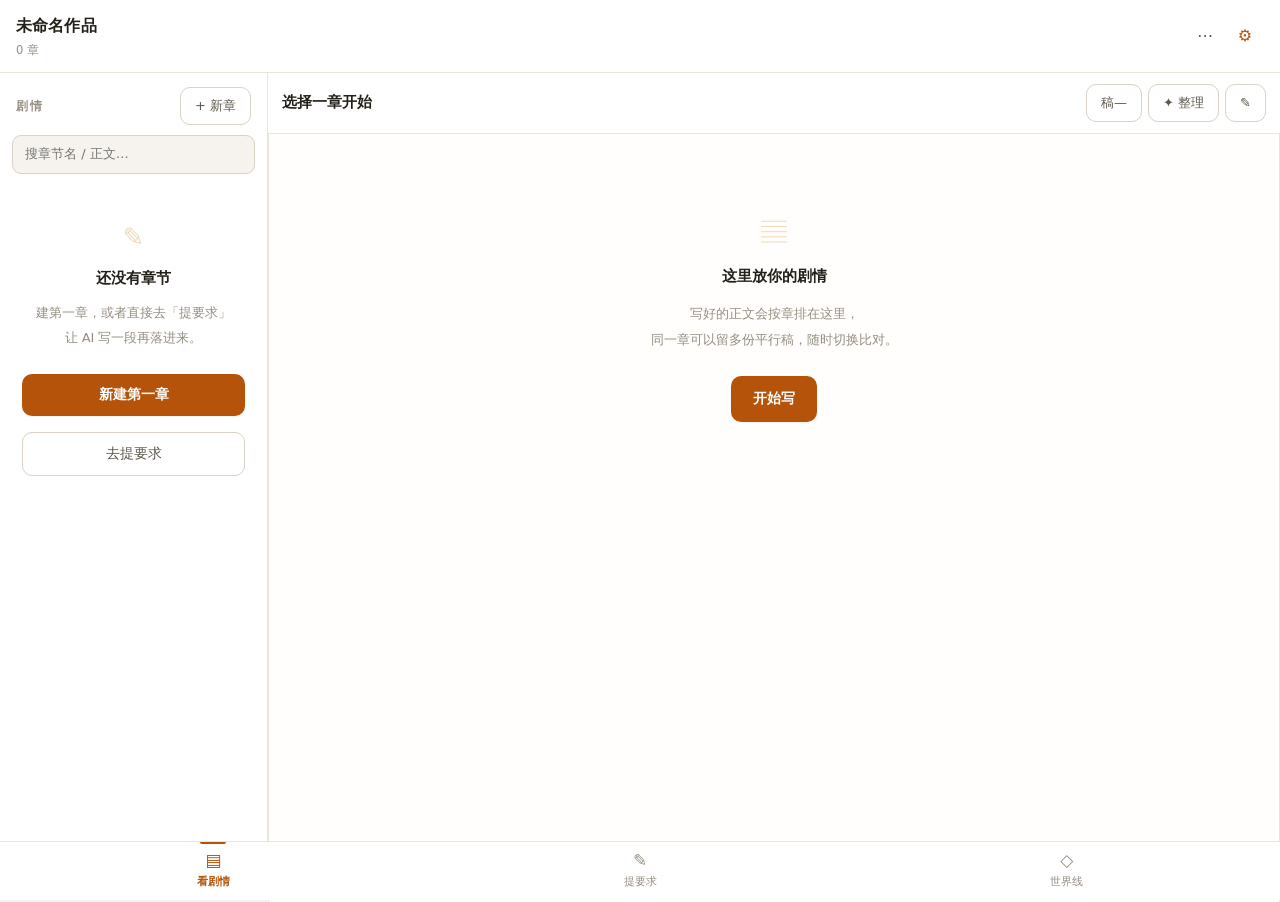
<file: src/index.html>
<!DOCTYPE html>
<html lang="zh-CN">
<head>
<meta charset="UTF-8">
<meta name="viewport" content="width=device-width, initial-scale=1, viewport-fit=cover">
<meta name="theme-color" content="#f6f3ee">
<meta name="description" content="临文录 · 一个纯前端的极简小说创作台：看剧情、提要求、管设定。">
<title>临文录</title>
<link rel="icon" href="data:image/svg+xml,%3Csvg xmlns='http://www.w3.org/2000/svg' viewBox='0 0 32 32'%3E%3Crect width='32' height='32' rx='7' fill='%23f6f3ee'/%3E%3Ctext x='16' y='23' font-size='20' text-anchor='middle' fill='%23b45309' font-family='Songti SC,serif'%3E%E6%96%87%3C/text%3E%3C/svg%3E">
<link rel="stylesheet" href="style.css">
</head>
<body>

<!-- ══ 顶栏 ══ -->
<header class="topbar">
  <button class="topbar__title" id="btnBook" title="作品信息">
    <span class="topbar__name" id="bookName">临文录</span>
    <span class="topbar__meta" id="bookMeta">未命名作品</span>
  </button>
  <div class="topbar__actions">
    <button class="icon-btn" id="btnViewAction" title="菜单">⋯</button>
    <button class="icon-btn icon-btn--key" id="btnSettings" title="设置">⚙</button>
  </div>
</header>

<!-- ══ 主区：三个模块 ══ -->
<main class="stage">

  <!-- ── 模块一：看剧情 ── -->
  <section class="view view--read" id="viewRead" data-view="read">
    <div class="pane pane--list" id="chapterListPane">
      <div class="pane__head">
        <h2 class="pane__title">剧情</h2>
        <button class="mini-btn" id="btnNewChapter">+ 新章</button>
      </div>
      <div class="chapfind">
        <input class="input input--sm" id="chapterSearch" placeholder="搜章节名 / 正文…">
      </div>
      <div class="chapter-list" id="chapterList"></div>
    </div>

    <div class="pane pane--body" id="chapterBodyPane">
      <div class="reader__head">
        <button class="icon-btn reader__back" id="btnBackToList" title="返回目录">‹</button>
        <div class="reader__title" id="readerTitle">选择一章开始</div>
        <div class="reader__tools">
          <button class="mini-btn" id="btnVersions" title="版本">稿 <span id="verBadge">—</span></button>
          <button class="mini-btn" id="btnTidy" title="整理本章排版">✦ 整理</button>
          <button class="mini-btn" id="btnEditChapter" title="改写正文">✎</button>
        </div>
      </div>
      <article class="reader" id="reader" tabindex="0"></article>
      <div class="selbar" id="selbar" hidden>
        <span class="selbar__label">选中 <b id="selCount">0</b> 字</span>
        <button class="mini-btn" data-sel="from">续写</button>
        <button class="mini-btn" data-sel="rewrite">改写</button>
        <button class="mini-btn" data-sel="expand">扩写</button>
        <button class="mini-btn" data-sel="ask">提问</button>
        <button class="mini-btn" data-sel="setting">存设定</button>
      </div>
    </div>
  </section>

  <!-- ── 模块二：提要求 ── -->
  <section class="view view--chat" id="viewChat" data-view="chat" hidden>
    <div class="chat__head">
      <div class="chat__target">
        <span class="chat__targetLabel">写作目标</span>
        <button class="chip" id="btnTarget"></button>
      </div>
      <div class="chat__headActs">
        <button class="mini-btn" id="btnFind" title="在对话里查找">查找</button>
        <button class="mini-btn" id="btnContext" title="查看将带入的上下文">上下文</button>
      </div>
    </div>

    <div class="findbar" id="chatFind" hidden>
      <input class="input input--sm" id="chatSearch" placeholder="搜对话内容…">
      <div class="chips" id="chatChips"></div>
    </div>

    <div class="chat__flow" id="chatFlow"></div>
    <button class="jumpdown" id="btnJumpDown" hidden>↓ 最新</button>

    <div class="chat__composer">
      <div class="chat__hint" id="chatHint"></div>
      <div class="composer">
        <textarea id="chatInput" rows="1" placeholder="说要写什么：主角去码头见旧友，气氛要冷"></textarea>
        <button class="send-btn" id="btnSend" title="发送">↑</button>
      </div>
      <div class="composer__bar">
        <button class="mini-btn" id="btnQuickContinue">续写</button>
        <button class="mini-btn" id="btnQuickOutline">本章要点</button>
        <button class="mini-btn" id="btnNewChat">清空对话</button>
      </div>
    </div>
  </section>

  <!-- ── 模块三：世界线与设定 ── -->
  <section class="view view--world" id="viewWorld" data-view="world" hidden>
    <div class="seg" id="worldSeg">
      <button class="seg__btn is-on" data-seg="line">世界线</button>
      <button class="seg__btn" data-seg="setting">设定</button>
    </div>

    <div class="world__tools">
      <input class="input input--sm" id="worldSearch" placeholder="搜索名称 / 说明…">
      <button class="mini-btn" id="btnWorldPick" title="多选管理">多选</button>
    </div>
    <div class="pickbar" id="worldPickbar" hidden>
      <span class="pickbar__count" id="pickCount">已选 0</span>
      <button class="mini-btn" id="pickAll">全选</button>
      <button class="mini-btn" id="pickInvert">反选</button>
      <button class="mini-btn mini-btn--danger" id="pickDel">删除</button>
      <button class="mini-btn" id="pickCancel">退出</button>
    </div>

    <div class="world__body" id="worldBody"></div>

    <button class="fab" id="btnAddWorld" title="新增">+</button>
  </section>

</main>

<!-- ══ 底部导航 ══ -->
<nav class="tabbar" id="tabbar">
  <button class="tab is-on" data-go="read"><i>▤</i><span>看剧情</span></button>
  <button class="tab" data-go="chat"><i>✎</i><span>提要求</span></button>
  <button class="tab" data-go="world"><i>◇</i><span>世界线</span></button>
</nav>

<!-- ══ 抽屉 ══ -->
<div class="sheet" id="sheet" hidden>
  <div class="sheet__mask" data-close></div>
  <div class="sheet__panel">
    <div class="sheet__head">
      <h3 id="sheetTitle">设置</h3>
      <button class="icon-btn" data-close>✕</button>
    </div>
    <div class="sheet__body" id="sheetBody"></div>
  </div>
</div>

<!-- ══ 轻提示 ══ -->
<div class="toast" id="toast" hidden></div>

<script src="js/store.js"></script>
<script src="js/format.js"></script>
<script src="js/aiflavor.js"></script>
<script src="js/api.js"></script>
<script src="js/read.js"></script>
<script src="js/chat.js"></script>
<script src="js/world.js"></script>
<script src="js/app.js"></script>
</body>
</html>
</file>
<file: src/style.css>
/* ════════════════════════════════════════════
   临文录 · 样式
   设计取向：印刷品，不是"夜间模式"
     · 底色用暖白（#f6f3ee）而不是纯白，久看不刺眼
     · 正文区单独提到纯白，读的时候像一页纸浮在桌面上
     · 强调色只有一个：赭石橙，只用在"当前"与"主要动作"上
     · 正文按中文出版物排版：首行缩进两字、行高 1.95、段距 1.15em
   移动优先 · 零依赖
   ════════════════════════════════════════════ */

:root {
  /* ── 表面：三级，越靠内容越白 ── */
  --bg:        #f6f3ee;
  --surface:   #ffffff;
  --surface-2: #f0ece4;
  --surface-3: #e7e1d6;
  --paper:     #fffefc;   /* 正文纸面 */

  /* ── 线条 ── */
  --line:      #eae5db;
  --line-2:    #d9d2c5;

  /* ── 文字：墨三阶 ── */
  --ink:       #232019;
  --ink-2:     #5e574d;
  --ink-3:     #968e82;

  /* ── 强调：赭石（唯一的彩色）── */
  --accent:      #b45309;
  --accent-2:    #8f4107;
  --accent-soft: #fdf2e4;
  --accent-line: #f0d9b8;
  --on-accent:   #ffffff;

  /* ── 语义色 ── */
  --red:        #b42318;
  --red-soft:   #fdf3f2;
  --green:      #17793c;
  --green-soft: #f1faf4;

  /* ── 阴影：极克制 ── */
  --sh-1: 0 1px 2px rgba(35,32,25,.05);
  --sh-2: 0 2px 8px rgba(35,32,25,.07);
  --sh-3: 0 10px 30px rgba(35,32,25,.16);

  --r:    10px;
  --r-2:  14px;
  --r-pill: 999px;
  --tap:  44px;

  --ui: -apple-system, BlinkMacSystemFont, "PingFang SC", "Microsoft YaHei",
        "Source Han Sans SC", "Noto Sans CJK SC", system-ui, sans-serif;
  --serif: "Songti SC", "Source Han Serif SC", "Noto Serif CJK SC",
           "Georgia", "SimSun", serif;
  --mono: ui-monospace, "SFMono-Regular", "Cascadia Mono", Consolas, monospace;

  --safe-b: env(safe-area-inset-bottom, 0px);
  --safe-t: env(safe-area-inset-top, 0px);

  --ease: cubic-bezier(.22, .8, .3, 1);
}

/* 深色留作可选项，不再默认启用 */
body.theme-dark {
  --bg:        #17150f;
  --surface:   #1f1c16;
  --surface-2: #262219;
  --surface-3: #302b20;
  --paper:     #1d1a14;
  --line:      #2e2a20;
  --line-2:    #3d3729;
  --ink:       #ece7dd;
  --ink-2:     #a9a196;
  --ink-3:     #746c60;
  --accent:      #e0a458;
  --accent-2:    #f0bd7c;
  --accent-soft: #332614;
  --accent-line: #4d3a1d;
  --on-accent:   #201a0d;
  --red:        #e8776a;
  --red-soft:   #3a2420;
  --green:      #7fbf8f;
  --green-soft: #1e2e22;
  --sh-1: 0 1px 2px rgba(0,0,0,.3);
  --sh-2: 0 2px 8px rgba(0,0,0,.36);
  --sh-3: 0 10px 30px rgba(0,0,0,.55);
}

* { box-sizing: border-box; -webkit-tap-highlight-color: transparent; }

html, body { margin: 0; padding: 0; height: 100%; overscroll-behavior-y: none; }

body {
  background: var(--bg);
  color: var(--ink);
  font-family: var(--ui);
  font-size: 15px;
  line-height: 1.6;
  display: flex; flex-direction: column;
  height: 100vh;          /* 老浏览器兜底 */
  height: 100dvh;         /* 移动端地址栏收缩时不跳 */
  -webkit-font-smoothing: antialiased;
  text-rendering: optimizeLegibility;
}

/* 移动端：所有可点元素都不许有 300ms 延迟，也不许双击缩放 */
button, a, [role="button"], input, select, textarea, label {
  touch-action: manipulation;
}
/* 触摸反馈：手机上必须有"按下去"的感觉 */
.mini-btn:active, .icon-btn:active, .chip-btn:active, .navrow:active,
.chapter-item:active, .card:active, .seg__btn:active, .navchap:active,
.tab:active, .btn:active, .pickrow:active {
  transform: scale(.985);
  transition-duration: .06s;
}

button, input, textarea, select {
  font: inherit; color: inherit; background: none; border: none; outline: none;
}
button { cursor: pointer; }
[hidden] { display: none !important; }

::-webkit-scrollbar { width: 10px; height: 10px; }
::-webkit-scrollbar-thumb { background: var(--line-2); border-radius: 6px; border: 3px solid transparent; background-clip: content-box; }
::-webkit-scrollbar-thumb:hover { background: var(--ink-3); background-clip: content-box; }
::-webkit-scrollbar-track { background: transparent; }

/* ─────────── 顶栏 ─────────── */
.topbar {
  flex: 0 0 auto;
  display: flex; align-items: center; gap: 8px;
  padding: calc(var(--safe-t) + 11px) 16px 11px;
  background: var(--surface);
  border-bottom: 1px solid var(--line);
  position: relative; z-index: 20;
}
.topbar__title {
  flex: 1; min-width: 0;
  display: flex; flex-direction: column; align-items: flex-start;
  gap: 2px; padding: 2px 0; text-align: left;
}
.topbar__name {
  font-size: 16px; font-weight: 650; letter-spacing: .01em;
  color: var(--ink);
  overflow: hidden; text-overflow: ellipsis; white-space: nowrap; max-width: 100%;
}
.topbar__meta { font-size: 11.5px; color: var(--ink-3); }
.topbar__actions { display: flex; gap: 2px; }

.icon-btn {
  width: 38px; height: 38px; border-radius: var(--r);
  display: grid; place-items: center;
  color: var(--ink-2); font-size: 16px;
  transition: background .15s var(--ease), color .15s var(--ease);
}
.icon-btn:hover, .icon-btn:active { background: var(--surface-2); color: var(--ink); }
.icon-btn--key { color: var(--accent); }
.icon-btn--key:hover { background: var(--accent-soft); }

.mini-btn {
  display: inline-flex; align-items: center; justify-content: center;
  min-height: 38px; padding: 8px 14px; border-radius: var(--r);
  background: var(--surface); color: var(--ink-2);
  font-size: 13px; white-space: nowrap; line-height: 1.2;
  border: 1px solid var(--line-2);
  transition: all .15s var(--ease);
}
.mini-btn:hover, .mini-btn:active { background: var(--surface-2); color: var(--ink); border-color: var(--ink-3); }
.mini-btn.is-on {
  background: var(--accent-soft); color: var(--accent-2);
  border-color: var(--accent-line); font-weight: 550;
}
.mini-btn--danger { color: var(--red); border-color: var(--line-2); }
.mini-btn--danger:hover { background: var(--red-soft); border-color: var(--red); color: var(--red); }

/* ─────────── 舞台 ─────────── */
.stage { flex: 1 1 auto; min-height: 0; position: relative; }
.view {
  position: absolute; inset: 0;
  display: flex; flex-direction: column;
  animation: fade .16s var(--ease);
}
@keyframes fade { from { opacity: 0; transform: translateY(3px); } to { opacity: 1; transform: none; } }

/* ─────────── 模块一：看剧情 ─────────── */
.view--read { flex-direction: row; }

.pane--list {
  flex: 0 0 268px; min-width: 0;
  display: flex; flex-direction: column;
  border-right: 1px solid var(--line);
  background: var(--surface);
}
.pane__head {
  display: flex; align-items: center; justify-content: space-between;
  padding: 14px 16px 10px;
}
.pane__title {
  margin: 0; font-size: 11.5px; font-weight: 650;
  color: var(--ink-3); letter-spacing: .14em; text-transform: uppercase;
}

.chapter-list { flex: 1; overflow-y: auto; padding: 4px 8px 24px; }
.chapter-item {
  display: block; width: 100%; text-align: left;
  padding: 10px 11px; border-radius: var(--r);
  color: var(--ink-2); font-size: 13.5px;
  transition: background .14s var(--ease), color .14s var(--ease);
}
.chapter-item:hover { background: var(--surface-2); color: var(--ink); }
.chapter-item.is-on {
  background: var(--accent-soft); color: var(--accent-2); font-weight: 550;
  box-shadow: inset 3px 0 0 var(--accent);
}
.chapter-item__no { font-family: var(--mono); font-size: 11px; opacity: .55; margin-right: 7px; }
.chapter-item__tag {
  float: right; font-size: 10px; padding: 2px 7px; border-radius: var(--r-pill);
  background: var(--surface-2); color: var(--ink-3); font-family: var(--mono);
}
.chapter-item__tag--has { background: var(--green-soft); color: var(--green); }

.pane--body { flex: 1; min-width: 0; display: flex; flex-direction: column; background: var(--bg); }
.reader__head {
  display: flex; align-items: center; gap: 10px;
  padding: 11px 14px; border-bottom: 1px solid var(--line);
  background: var(--surface);
}
.reader__back { display: none; }
.reader__title {
  flex: 1; min-width: 0; font-size: 14.5px; font-weight: 650;
  overflow: hidden; text-overflow: ellipsis; white-space: nowrap;
}
.reader__tools { display: flex; gap: 6px; }

/* 正文：一页纸 */
.reader {
  flex: 1; overflow-y: auto;
  padding: 30px clamp(20px, 6vw, 64px) 140px;
  margin: 0;
  background: var(--paper);
  font-family: var(--serif);
  font-size: 17px; line-height: 1.95;
  color: var(--ink);
  scroll-behavior: smooth;
  max-width: 860px; width: 100%; align-self: center;
  border-left: 1px solid var(--line);
  border-right: 1px solid var(--line);
  min-height: 100%;
}
.reader p {
  margin: 0 0 1.15em;
  text-indent: 2em;          /* 中文出版物惯例：首行缩进两字 */
  letter-spacing: .01em;
}
.reader h2 {
  font-family: var(--ui); font-size: 13px; font-weight: 650;
  color: var(--ink-3); letter-spacing: .12em;
  text-indent: 0;
  margin: 2.4em 0 1em; padding-bottom: .5em;
  border-bottom: 1px solid var(--line);
}
.reader h2:first-child { margin-top: 0; }
.reader mark.sel-hl { background: var(--accent-soft); color: var(--accent-2); border-radius: 3px; }
.reader__caret::after {
  content: '▍'; color: var(--accent); animation: blink 1s steps(2) infinite;
  font-family: var(--ui); font-size: .8em; margin-left: 1px;
}
@keyframes blink { 50% { opacity: 0; } }

.empty {
  text-align: center; color: var(--ink-3); font-family: var(--ui);
  font-size: 14px; line-height: 2; padding: 60px 20px;
  text-indent: 0;
}

/* 空状态：图标 + 标题 + 说明 + 动作 */
.blank {
  display: flex; flex-direction: column; align-items: center;
  gap: 10px; padding: 56px 26px 44px; text-align: center;
  animation: fade .22s var(--ease);
}
.blank__icon { font-size: 26px; line-height: 1; margin-bottom: 6px; color: var(--accent-line); }
.blank__title { font-size: 15px; color: var(--ink); font-weight: 600; }
.blank__desc { font-size: 13px; color: var(--ink-3); line-height: 1.95; max-width: 26em; }
.blank__desc b { color: var(--ink-2); font-weight: 550; }
.blank__acts { display: flex; gap: 8px; margin-top: 14px; flex-wrap: wrap; justify-content: center; }
.blank__acts .btn { width: auto; padding: 10px 22px; font-size: 13.5px; margin: 0; }

/* 选中工具条：按钮多了就换行，不横滑（横滑等于有按钮永远看不见） */
.selbar {
  position: absolute; left: 50%; transform: translateX(-50%);
  bottom: 16px; z-index: 15;
  display: flex; align-items: center; gap: 6px; flex-wrap: wrap;
  justify-content: center;
  padding: 8px 10px; border-radius: var(--r-2);
  background: var(--surface);
  border: 1px solid var(--line-2);
  box-shadow: var(--sh-3);
  max-width: calc(100% - 20px);
}
.selbar__label { font-size: 11.5px; color: var(--ink-3); white-space: nowrap; padding: 0 4px; }

/* ─────────── 模块二：提要求 ─────────── */
.chat__head {
  display: flex; align-items: center; justify-content: space-between;
  gap: 8px; padding: 11px 16px; border-bottom: 1px solid var(--line);
  background: var(--surface); flex-wrap: wrap;
}
.chat__target { display: flex; align-items: center; gap: 9px; min-width: 0; }
.chat__targetLabel { font-size: 11px; color: var(--ink-3); letter-spacing: .08em; }
.chip {
  padding: 6px 13px; border-radius: var(--r-pill);
  background: var(--surface-2); border: 1px solid var(--line);
  font-size: 12.5px; color: var(--ink-2);
  max-width: 46vw; overflow: hidden; text-overflow: ellipsis; white-space: nowrap;
  transition: all .15s var(--ease);
}
.chip:hover { border-color: var(--accent-line); color: var(--accent-2); background: var(--accent-soft); }
.chat__headActs { display: flex; gap: 6px; }

.chat__flow {
  flex: 1; overflow-y: auto;
  padding: 22px 16px 10px;
  display: flex; flex-direction: column; gap: 16px;
  max-width: 800px; width: 100%; margin: 0 auto;
}
.msg { display: flex; flex-direction: column; gap: 7px; max-width: 100%; }
.msg--me { align-items: flex-end; }
.msg__who { font-size: 10.5px; color: var(--ink-3); letter-spacing: .08em; padding: 0 4px; }
.msg__body {
  padding: 12px 15px; border-radius: var(--r-2);
  font-size: 15px; line-height: 1.8;
  white-space: pre-wrap; word-break: break-word;
  max-width: 100%;
}
.msg--me .msg__body {
  background: var(--accent-soft); border: 1px solid var(--accent-line);
  color: var(--ink); border-bottom-right-radius: 4px;
}
.msg--ai .msg__body {
  background: var(--surface); border: 1px solid var(--line);
  border-bottom-left-radius: 4px;
  font-family: var(--serif); font-size: 16px; line-height: 1.9; color: var(--ink);
  box-shadow: var(--sh-1);
}
.msg--note .msg__body {
  background: none; border: 1px dashed var(--line-2);
  color: var(--ink-3); font-size: 12.5px; font-family: var(--ui);
}
.msg__acts { display: flex; gap: 6px; flex-wrap: wrap; padding: 0 2px; }

.chat__composer {
  flex: 0 0 auto;
  padding: 10px 16px calc(10px + var(--safe-b));
  border-top: 1px solid var(--line);
  background: var(--surface);
}
.composer {
  display: flex; align-items: flex-end; gap: 8px;
  background: var(--bg); border: 1px solid var(--line-2);
  border-radius: var(--r-2); padding: 6px 6px 6px 13px;
  max-width: 800px; margin: 0 auto;
  transition: border-color .15s var(--ease), box-shadow .15s var(--ease);
}
.composer:focus-within { border-color: var(--accent-line); box-shadow: 0 0 0 3px var(--accent-soft); }
.composer textarea {
  flex: 1; min-width: 0; resize: none; max-height: 34vh;
  padding: 8px 0; font-size: 15px; line-height: 1.6;
  background: none;
}
.composer textarea::placeholder { color: var(--ink-3); }
.send-btn {
  flex: 0 0 auto; width: 40px; height: 40px; border-radius: 12px;
  background: var(--accent); color: var(--on-accent);
  font-size: 17px; display: grid; place-items: center;
  transition: background .15s var(--ease), transform .1s var(--ease);
  box-shadow: var(--sh-1);
}
.send-btn:hover { background: var(--accent-2); }
.send-btn:active { transform: scale(.95); }
.send-btn:disabled { opacity: .4; cursor: default; }
.send-btn--stop {
  background: var(--surface-2); color: var(--ink-2);
  font-size: 13px; border: 1px solid var(--line-2); box-shadow: none;
}
.send-btn--stop:hover { background: var(--red-soft); color: var(--red); border-color: var(--red); }
.composer__bar {
  display: flex; gap: 6px; padding-top: 9px; flex-wrap: wrap;
  max-width: 800px; margin: 0 auto;
}
.chat__hint { font-size: 11.5px; color: var(--ink-3); padding: 0 2px 7px; max-width: 800px; margin: 0 auto; line-height: 1.7; }
.chat__hint b { color: var(--accent-2); font-weight: 550; }

.typing { display: inline-flex; gap: 4px; align-items: center; }
.typing i { width: 5px; height: 5px; border-radius: 50%; background: var(--accent); animation: bounce 1.2s infinite; }
.typing i:nth-child(2) { animation-delay: .15s; }
.typing i:nth-child(3) { animation-delay: .3s; }
@keyframes bounce { 0%,60%,100% { transform: none; opacity: .35; } 30% { transform: translateY(-4px); opacity: 1; } }

/* 跳到最新 */
.jumpdown {
  position: absolute; left: 50%; transform: translateX(-50%);
  bottom: calc(136px + var(--safe-b)); z-index: 12;
  padding: 7px 16px; border-radius: var(--r-pill);
  background: var(--surface); border: 1px solid var(--line-2);
  color: var(--accent-2); font-size: 12.5px; font-weight: 550;
  box-shadow: var(--sh-2);
}

/* ─────────── 模块三：世界线与设定 ─────────── */
.seg {
  display: flex; gap: 4px; padding: 14px 16px 10px;
  max-width: 800px; width: 100%; margin: 0 auto;
}
.seg__btn {
  padding: 8px 18px; border-radius: var(--r-pill);
  font-size: 13px; color: var(--ink-3);
  background: transparent; border: 1px solid transparent;
  transition: all .15s var(--ease);
}
.seg__btn:hover { color: var(--ink-2); background: var(--surface-2); }
.seg__btn.is-on {
  background: var(--surface); color: var(--ink);
  border-color: var(--line-2); font-weight: 600; box-shadow: var(--sh-1);
}

.world__tools {
  display: flex; gap: 8px; align-items: center;
  padding: 0 16px 10px; max-width: 800px; width: 100%; margin: 0 auto;
}
.world__tools .input { flex: 1; }

.world__body {
  flex: 1; overflow-y: auto;
  padding: 6px 16px 100px;
  max-width: 800px; width: 100%; margin: 0 auto;
}

.card {
  position: relative;
  padding: 14px 16px; margin-bottom: 10px;
  border-radius: var(--r-2);
  background: var(--surface); border: 1px solid var(--line);
  box-shadow: var(--sh-1);
  transition: border-color .15s var(--ease), box-shadow .15s var(--ease);
}
.card:hover { border-color: var(--line-2); box-shadow: var(--sh-2); }
.card__top { display: flex; align-items: baseline; gap: 9px; margin-bottom: 6px; }
.card__name { font-size: 14.5px; font-weight: 620; flex: 1; min-width: 0; }
.card__kind {
  font-size: 10.5px; padding: 3px 9px; border-radius: var(--r-pill);
  background: var(--surface-2); color: var(--ink-2); white-space: nowrap;
  font-weight: 550;
}
.card__kind[data-k="人物"] { background: #eef2fa; color: #35548f; }
.card__kind[data-k="地点"] { background: #eef6f0; color: #2c6b45; }
.card__kind[data-k="规则"] { background: #fdf1ec; color: #9a4b2c; }
.card__kind[data-k="物件"] { background: #f3eff9; color: #6247a0; }
.card__desc { font-size: 13.5px; color: var(--ink-2); line-height: 1.75; white-space: pre-wrap; }
.card__meta { display: flex; gap: 9px; align-items: center; margin-top: 9px; font-size: 11px; color: var(--ink-3); }
.card__acts { margin-left: auto; display: flex; gap: 5px; opacity: 0; transition: opacity .15s var(--ease); }
.card:hover .card__acts, .card:active .card__acts { opacity: 1; }

.line-item { position: relative; padding: 0 0 18px 24px; }
.line-item::before {
  content: ''; position: absolute; left: 5px; top: 6px;
  width: 8px; height: 8px; border-radius: 50%;
  background: var(--accent); box-shadow: 0 0 0 3px var(--accent-soft);
}
.line-item::after {
  content: ''; position: absolute; left: 8.5px; top: 20px; bottom: 0;
  width: 1px; background: var(--line-2);
}
.line-item:last-child::after { display: none; }
.line-item.is-closed::before { background: var(--ink-3); box-shadow: none; }
.line-item__hd { display: flex; align-items: baseline; gap: 9px; }
.line-item__name { font-size: 14px; font-weight: 620; }
.line-item__at { font-size: 11px; color: var(--accent); font-family: var(--mono); }
.line-item__desc { font-size: 13.5px; color: var(--ink-2); margin-top: 5px; line-height: 1.75; white-space: pre-wrap; }
.line-item.is-closed .line-item__name { color: var(--ink-3); text-decoration: line-through; text-decoration-color: var(--line-2); }

.fab {
  position: absolute; right: 20px; bottom: calc(82px + var(--safe-b));
  width: 52px; height: 52px; border-radius: 17px;
  background: var(--accent); color: var(--on-accent);
  font-size: 24px; line-height: 1;
  display: grid; place-items: center;
  box-shadow: var(--sh-3);
  transition: background .15s var(--ease), transform .12s var(--ease);
  z-index: 12;
}
.fab:hover { background: var(--accent-2); }
.fab:active { transform: scale(.94); }

/* ─────────── 底部导航 ─────────── */
.tabbar {
  flex: 0 0 auto;
  display: flex;
  padding-bottom: var(--safe-b);
  background: var(--surface);
  border-top: 1px solid var(--line);
  z-index: 20;
}
.tab {
  flex: 1; display: flex; flex-direction: column; align-items: center; gap: 4px;
  padding: 10px 0 9px;
  color: var(--ink-3); font-size: 11px;
  transition: color .15s var(--ease);
  position: relative;
}
.tab i { font-size: 17px; font-style: normal; line-height: 1; }
.tab.is-on { color: var(--accent); font-weight: 600; }
.tab.is-on::before {
  content: ''; position: absolute; top: 0; left: 50%; transform: translateX(-50%);
  width: 26px; height: 2px; border-radius: 0 0 2px 2px; background: var(--accent);
}

/* ─────────── 抽屉 ───────────
   高度一律用百分比算，不用 vh/dvh：
   .sheet 是 fixed + inset:0，本身就等于视口大小，
   所以"88%"永远算得对；而 dvh 在较旧的 iOS 上不支持，
   一旦失效，面板会被内容撑爆、既不滚也看不到底部按钮。 */
.sheet {
  position: fixed; inset: 0; z-index: 60;
  display: flex; align-items: stretch; justify-content: flex-end;
}
.sheet__mask { position: absolute; inset: 0; background: rgba(35,32,25,.32); backdrop-filter: blur(2px); animation: fade .16s var(--ease); }
.sheet__panel {
  position: relative;
  width: min(460px, 100%);
  height: 100%;
  min-height: 0;
  background: var(--surface); border-left: 1px solid var(--line-2);
  display: flex; flex-direction: column;
  animation: slide .22s var(--ease);
  box-shadow: -12px 0 40px rgba(35,32,25,.18);
}
@keyframes slide { from { transform: translateX(20px); opacity: .5; } to { transform: none; opacity: 1; } }
.sheet__head {
  flex: 0 0 auto;
  display: flex; align-items: center; justify-content: space-between;
  padding: calc(var(--safe-t) + 16px) 18px 13px;
  border-bottom: 1px solid var(--line);
}
.sheet__head h3 { margin: 0; font-size: 15px; font-weight: 650; }
.sheet__body {
  flex: 1 1 auto;
  min-height: 0;              /* flex 子项能滚的前提 */
  overflow-y: auto;
  -webkit-overflow-scrolling: touch;
  overscroll-behavior: contain;
  padding: 18px 18px calc(24px + var(--safe-b));
}

.field { margin-bottom: 16px; }
.field__label { display: block; font-size: 11.5px; color: var(--ink-3); margin-bottom: 7px; letter-spacing: .04em; font-weight: 550; }
.field__hint { font-size: 11.5px; color: var(--ink-3); margin-top: 6px; line-height: 1.75; }
.input, .textarea, .select {
  width: 100%; padding: 10px 13px; border-radius: var(--r);
  background: var(--bg); border: 1px solid var(--line-2);
  font-size: 14px; font-family: var(--ui);
  transition: border-color .15s var(--ease), box-shadow .15s var(--ease);
}
.textarea { font-family: var(--serif); font-size: 15px; line-height: 1.8; resize: vertical; min-height: 92px; }
.input:focus, .textarea:focus, .select:focus {
  border-color: var(--accent-line); box-shadow: 0 0 0 3px var(--accent-soft);
}
.select { appearance: none; background-image: none; }
.input--sm { padding: 8px 12px; font-size: 13px; border-radius: 9px; }

/* 滑杆 */
input[type="range"] { -webkit-appearance: none; appearance: none; width: 100%; height: 22px; background: none; padding: 0; }
input[type="range"]::-webkit-slider-runnable-track { height: 4px; border-radius: 2px; background: var(--surface-3); }
input[type="range"]::-webkit-slider-thumb {
  -webkit-appearance: none; appearance: none;
  width: 18px; height: 18px; margin-top: -7px;
  border-radius: 50%; background: var(--accent);
  box-shadow: 0 0 0 4px var(--accent-soft);
}
input[type="range"]::-moz-range-track { height: 4px; border-radius: 2px; background: var(--surface-3); }
input[type="range"]::-moz-range-thumb { width: 18px; height: 18px; border: none; border-radius: 50%; background: var(--accent); }
input[type="number"] { font-family: var(--mono); }

.row { display: flex; gap: 10px; }
.row > * { flex: 1; }

.btn {
  width: 100%; padding: 12px; border-radius: var(--r);
  background: var(--accent); color: var(--on-accent);
  font-size: 14px; font-weight: 600;
  transition: background .15s var(--ease), transform .1s var(--ease);
  box-shadow: var(--sh-1);
}
.btn:hover { background: var(--accent-2); }
.btn:active { transform: scale(.99); }
.btn--ghost {
  background: var(--surface); color: var(--ink-2);
  border: 1px solid var(--line-2); box-shadow: none; font-weight: 550;
}
.btn--ghost:hover { background: var(--surface-2); color: var(--ink); border-color: var(--ink-3); }
.btn--danger { background: none; color: var(--red); border: 1px solid var(--line-2); box-shadow: none; font-weight: 550; }
.btn--danger:hover { background: var(--red-soft); border-color: var(--red); color: var(--red); }

.kv { display: flex; align-items: center; gap: 10px; padding: 12px 0; border-bottom: 1px solid var(--line); font-size: 13.5px; }
.kv:last-child { border-bottom: none; }
.kv__k { flex: 0 0 auto; color: var(--ink-2); }
.kv__v { flex: 1; text-align: right; color: var(--ink-3); font-size: 12.5px; font-family: var(--mono); overflow: hidden; text-overflow: ellipsis; white-space: nowrap; }

.sec-title {
  font-size: 11px; color: var(--ink-3); letter-spacing: .1em;
  font-weight: 650; text-transform: uppercase;
  margin: 26px 0 10px; padding-bottom: 7px; border-bottom: 1px solid var(--line);
}
.sec-title:first-child { margin-top: 0; }

/* 设置里的导航行 */
.navrow {
  display: flex; align-items: center; gap: 10px; width: 100%;
  padding: 15px 2px; border-bottom: 1px solid var(--line);
  text-align: left; color: var(--ink); font-size: 14px;
  transition: background .14s var(--ease);
}
.navrow:last-child { border-bottom: none; }
.navrow:hover { background: var(--surface-2); }
.navrow__k { flex: 1; font-weight: 500; }
.navrow__v { font-size: 12px; color: var(--ink-3); max-width: 48%; overflow: hidden; text-overflow: ellipsis; white-space: nowrap; }
.navrow__a { color: var(--ink-3); font-size: 15px; }
.navrow--danger .navrow__k { color: var(--red); }

/* 勾选行 */
.pickrow {
  display: flex; align-items: center; gap: 10px;
  padding: 13px 2px; border-bottom: 1px solid var(--line);
  font-size: 13.5px; cursor: pointer;
}
.pickrow.is-off { opacity: .4; cursor: default; }
.pickrow input { width: 17px; height: 17px; accent-color: var(--accent); flex: 0 0 auto; }
.pickrow__k { flex: 1; }
.pickrow__n { font-size: 12px; color: var(--ink-3); }

/* ─────────── 查找 / 筛选 ─────────── */
.findbar { padding: 10px 16px 4px; max-width: 800px; width: 100%; margin: 0 auto; }
.chapfind { padding: 0 12px 10px; }

.chips { display: flex; gap: 6px; flex-wrap: wrap; padding: 9px 0 2px; }
.chip-btn {
  flex: 0 0 auto; min-height: 34px;
  display: inline-flex; align-items: center;
  padding: 7px 14px; border-radius: var(--r-pill);
  background: var(--surface); border: 1px solid var(--line);
  color: var(--ink-3); font-size: 12.5px; white-space: nowrap;
  transition: all .15s var(--ease);
}
.chip-btn:hover { border-color: var(--line-2); color: var(--ink-2); }
.chip-btn.is-on { background: var(--accent-soft); color: var(--accent-2); border-color: var(--accent-line); font-weight: 600; }
.chip-btn__n { opacity: .6; margin-left: 5px; font-size: 11px; font-family: var(--mono); }

/* 命中高亮 */
.hit { background: #fde9b8; color: #7a4b00; border-radius: 2px; padding: 0 1px; }

/* ─────────── 对话段落列表 ─────────── */
.segrow { padding: 12px 0; border-bottom: 1px solid var(--line); }
.segrow.is-on { background: var(--accent-soft); margin: 0 -10px; padding: 12px 10px; border-radius: var(--r); }
.segrow__hd { display: flex; align-items: center; gap: 9px; margin-bottom: 6px; font-size: 11px; }
.segrow__len { color: var(--ink-3); font-family: var(--mono); }
.segrow__ch { color: var(--ink-3); }
.segrow__tag { color: var(--green); font-weight: 550; }
.segrow__txt { font-size: 13px; color: var(--ink-2); line-height: 1.7; font-family: var(--serif); margin-bottom: 9px; }
.segrow__acts { display: flex; gap: 6px; flex-wrap: wrap; }

/* 消息上的字数 */
.msg__len { margin-left: 7px; font-size: 10.5px; color: var(--ink-3); font-family: var(--mono); }
.msg__len.is-short { color: var(--accent); font-weight: 600; }

/* 消息上的 AI 味标记 */
.msg__ai {
  margin-left: 7px; padding: 2px 9px; border-radius: var(--r-pill);
  font-size: 10.5px; background: var(--surface-2); color: var(--ink-3);
  border: 1px solid var(--line); font-family: var(--ui);
  transition: all .15s var(--ease);
}
.msg__ai:hover { border-color: var(--ink-3); color: var(--ink-2); }
.msg__ai.is-heavy { background: var(--red-soft); color: var(--red); border-color: #f0c9c4; font-weight: 600; }

/* AI 味详情 */
.flavorhit { padding: 13px 0; border-bottom: 1px solid var(--line); }
.flavorhit:last-of-type { border-bottom: none; }
.flavorhit__hd { display: flex; align-items: baseline; gap: 9px; margin-bottom: 6px; }
.flavorhit__n { font-size: 13.5px; font-weight: 620; flex: 1; }
.flavorhit__c { font-size: 11.5px; color: var(--ink-3); font-family: var(--mono); }
.flavorhit__why { font-size: 12.5px; color: var(--ink-2); line-height: 1.75; }
.flavorhit__s {
  font-size: 12.5px; color: var(--accent-2); margin: 6px 0;
  font-family: var(--serif); line-height: 1.8;
}
.flavorhit__fix { font-size: 12px; color: var(--ink-3); }

/* 引用块：整理本章时列出疑似重复的段落 */
.quotebox {
  padding: 11px 13px; border-radius: var(--r);
  background: var(--bg); border: 1px dashed var(--line-2);
  font-size: 13px; color: var(--ink-2); line-height: 1.9;
  font-family: var(--serif); max-height: 26vh; overflow: auto;
}

/* ─────────── 多选管理 ─────────── */
.pickbar {
  display: flex; align-items: center; gap: 6px; flex-wrap: wrap;
  margin: 0 16px 12px; padding: 9px 11px;
  border-radius: var(--r); background: var(--surface);
  border: 1px solid var(--accent-line);
  max-width: 800px; box-shadow: var(--sh-1);
}
.pickbar__count { flex: 1; font-size: 12.5px; color: var(--ink-2); font-weight: 550; }

.card.is-picked, .line-item.is-picked {
  border-color: var(--accent); background: var(--accent-soft);
}
.pickbox {
  position: absolute; top: 13px; right: 13px;
  width: 18px; height: 18px; border-radius: 5px;
  border: 1.5px solid var(--line-2); background: var(--surface);
  transition: all .15s var(--ease);
}
.card.is-picked .pickbox, .line-item.is-picked .pickbox {
  background: var(--accent); border-color: var(--accent);
}
.card.is-picked .pickbox::after, .line-item.is-picked .pickbox::after {
  content: ''; position: absolute; left: 6px; top: 2px;
  width: 4px; height: 9px; border: solid var(--on-accent);
  border-width: 0 2px 2px 0; transform: rotate(45deg);
}

/* 按类别折叠 */
.grouphead {
  display: flex; align-items: center; gap: 9px;
  padding: 12px 2px 8px; cursor: pointer;
  border-bottom: 1px solid var(--line); margin-bottom: 10px;
}
.grouphead__t { font-size: 12px; color: var(--ink-2); letter-spacing: .06em; font-weight: 600; }
.grouphead__n { font-size: 11px; color: var(--ink-3); font-family: var(--mono); }
.grouphead__arrow { margin-left: auto; color: var(--ink-3); font-size: 10px; transition: transform .18s var(--ease); }
.grouphead.is-folded .grouphead__arrow { transform: rotate(-90deg); }
.card.is-hidden { display: none; }

/* ─────────── 章末导航 ─────────── */
.reader__nav {
  display: flex; align-items: center; gap: 12px;
  margin-top: 48px; padding-top: 22px;
  border-top: 1px solid var(--line);
  text-indent: 0;
}
.navchap {
  flex: 1; min-width: 0;
  padding: 12px 14px; border-radius: var(--r);
  background: var(--surface); border: 1px solid var(--line);
  color: var(--ink-2); font-size: 12.5px; font-family: var(--ui);
  overflow: hidden; text-overflow: ellipsis; white-space: nowrap;
  transition: all .15s var(--ease);
}
.navchap:hover:not(:disabled) { background: var(--surface-2); color: var(--ink); border-color: var(--line-2); }
.navchap:disabled { opacity: .4; cursor: default; }
.reader__navPos { flex: 0 0 auto; font-family: var(--mono); font-size: 11.5px; color: var(--ink-3); }

/* ─────────── 继续上次 ─────────── */
.resume-hint {
  display: flex; align-items: center; gap: 9px; width: 100%;
  margin-bottom: 10px; padding: 12px 13px;
  border-radius: var(--r);
  background: var(--accent-soft);
  border: 1px solid var(--accent-line);
  text-align: left;
  transition: all .15s var(--ease);
}
.resume-hint:hover { border-color: var(--accent); }
.resume-hint__k {
  flex: 0 0 auto; font-size: 10.5px; letter-spacing: .06em; font-weight: 650;
  color: var(--on-accent); padding: 3px 8px; border-radius: var(--r-pill);
  background: var(--accent);
}
.resume-hint__t { flex: 1; min-width: 0; font-size: 13px; color: var(--ink); font-weight: 500; overflow: hidden; text-overflow: ellipsis; white-space: nowrap; }
.resume-hint__w { flex: 0 0 auto; font-size: 10.5px; color: var(--ink-3); font-family: var(--mono); }

/* ─────────── 整理本章 ─────────── */
.tidystat {
  display: flex; gap: 14px; flex-wrap: wrap;
  padding: 11px 0 2px;
  font-size: 12.5px; color: var(--ink-2); font-family: var(--mono);
}
.tidystat__warn { color: var(--accent); font-weight: 600; }
.tidystat__ok { color: var(--green); font-weight: 600; }
.tidyview {
  padding: 14px 15px; border-radius: var(--r);
  background: var(--paper); border: 1px solid var(--line);
  font-family: var(--serif); font-size: 15px; line-height: 2;
  color: var(--ink); max-height: 42vh; overflow: auto;
  white-space: pre-wrap; word-break: break-word;
}

/* ─────────── 版本提示 ─────────── */
.updatebar {
  position: fixed; left: 50%; transform: translateX(-50%);
  bottom: calc(84px + var(--safe-b)); z-index: 75;
  padding: 10px 19px; border-radius: var(--r-pill);
  background: var(--accent); color: var(--on-accent);
  font-size: 12.5px; font-weight: 600;
  box-shadow: var(--sh-3);
  animation: toastIn .22s var(--ease);
  max-width: calc(100vw - 32px);
}
.buildstamp {
  margin-top: 16px; padding-top: 13px; border-top: 1px solid var(--line);
  font-size: 11.5px; color: var(--ink-3); font-family: var(--mono);
  display: flex; align-items: center; gap: 8px; flex-wrap: wrap;
}
.buildstamp .mini-btn { font-family: var(--ui); }

/* 面板里没能绑上事件的按钮：标出来，别让人怀疑整个应用坏了 */
.is-broken { opacity: .4; text-decoration: line-through; }

/* ─────────── Toast ─────────── */
.toast {
  position: fixed; left: 50%; transform: translateX(-50%);
  bottom: calc(92px + var(--safe-b)); z-index: 80;
  padding: 10px 18px; border-radius: var(--r-pill);
  background: var(--ink); color: var(--bg);
  font-size: 13px; font-weight: 500;
  box-shadow: var(--sh-3);
  animation: toastIn .2s var(--ease);
  max-width: calc(100vw - 40px); text-align: center;
}
@keyframes toastIn { from { opacity: 0; transform: translate(-50%, 8px); } to { opacity: 1; transform: translate(-50%, 0); } }
/* 抽屉开着时，提示改从顶部出现 —— 否则它会正好压住抽屉底部的按钮 */
body.is-sheet .toast {
  bottom: auto; top: calc(var(--safe-t) + 14px);
  animation: none;
}

/* ─────────── 禁掉一切横向滑动 ───────────
   手机上任何需要"左右拉"才能看全的操作条，都算功能不可用。
   所以：整页不横滚，操作条一律换行，而不是 overflow-x: auto。

   这里用 clip 而不是 hidden —— hidden 会把 html 变成一个滚动容器，
   在真实手机上会连带影响纵向滚动，表现就是"页面滑不动"。 */
html, body { overflow-x: clip; max-width: 100%; }
.stage, .view, .pane--body, .pane--list, .chat__flow, .world__body, .reader {
  max-width: 100%;
}
/* 各处滚动容器：iOS 惯性滚动 + 不让滚动穿透到下层 */
.chapter-list, .reader, .chat__flow, .world__body, .sheet__body, .tidyview, .quotebox {
  -webkit-overflow-scrolling: touch;
  overscroll-behavior: contain;
}

/* ─────────── 桌面端 ─────────── */
@media (min-width: 761px) {
  .reader__back { display: none; }
  .view--read .pane--list { background: var(--surface); }
}
@media (max-width: 760px) {
  .view--read .pane--list { flex: 1 1 auto; border-right: none; }
  .view--read .pane--body {
    position: absolute; inset: 0; z-index: 5; background: var(--bg);
    transform: translateX(100%);
    transition: transform .24s var(--ease);
  }
  body.is-reading .view--read .pane--body { transform: none; }
  .reader__back { display: grid; }
  .reader {
    font-size: 16.5px; padding: 22px 22px 150px;
    border-left: none; border-right: none;
  }
  .chat__flow { padding: 16px 13px 8px; }
  .selbar { bottom: 12px; }
  .card__acts { opacity: 1; }

  /* iOS 有一条硬规矩：输入框字号 < 16px，聚焦时会把整页放大。
     这是"网页在手机上像网页"的头号原因，所以这里必须顶到 16px。 */
  input, textarea, select, .input, .textarea, .select,
  .composer textarea, .input--sm {
    font-size: 16px !important;
  }
  /* 顶栏按钮与工具条在小屏上给足手指空间 */
  .icon-btn { width: 42px; height: 42px; }
  .reader__head { padding: 10px 12px; gap: 8px; }
  .reader__title { min-width: 0; }
  .reader__tools { flex: 0 0 auto; gap: 5px; }
  .reader__tools .mini-btn { padding: 8px 11px; }
  .chat__headActs { flex: 0 0 auto; gap: 5px; }
  .seg__btn { padding: 9px 20px; }
  /* 抽屉在手机上从底部上来，拇指够得着。
     高度用 88%（相对 .sheet 这个 fixed 全屏容器）—— 不用 dvh，
     因为 dvh 在旧 iOS 上无效，会导致面板被撑爆且滚不动。 */
  .sheet { align-items: flex-end; }
  .sheet__panel {
    width: 100%; height: auto;
    max-height: 88%;
    border-left: none; border-top: 1px solid var(--line-2);
    border-radius: 18px 18px 0 0;
    animation: sheetUp .24s var(--ease);
  }
  @keyframes sheetUp { from { transform: translateY(24px); opacity: .6; } to { transform: none; opacity: 1; } }
  .sheet__head { border-radius: 18px 18px 0 0; }
  /* 正文选中后工具条不挡字 */
  .selbar { max-width: calc(100% - 16px); }
}
</file>
